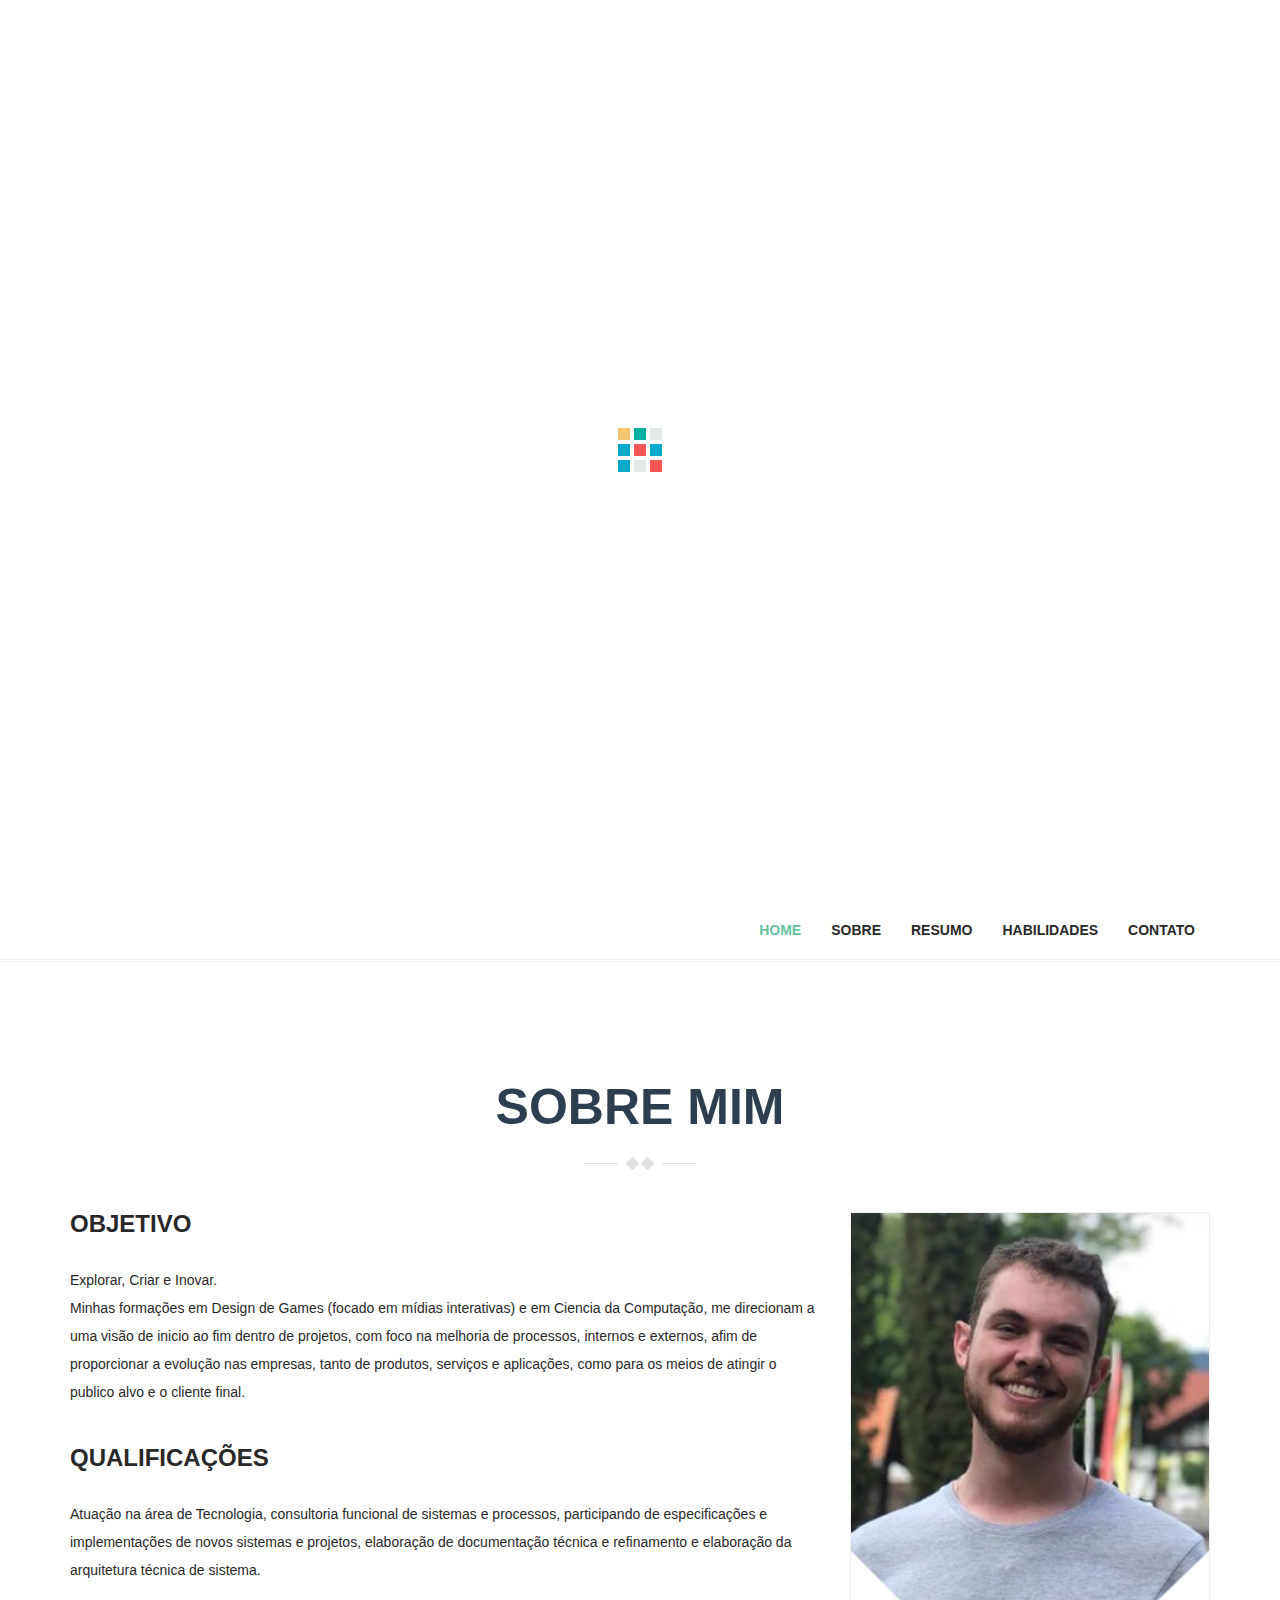
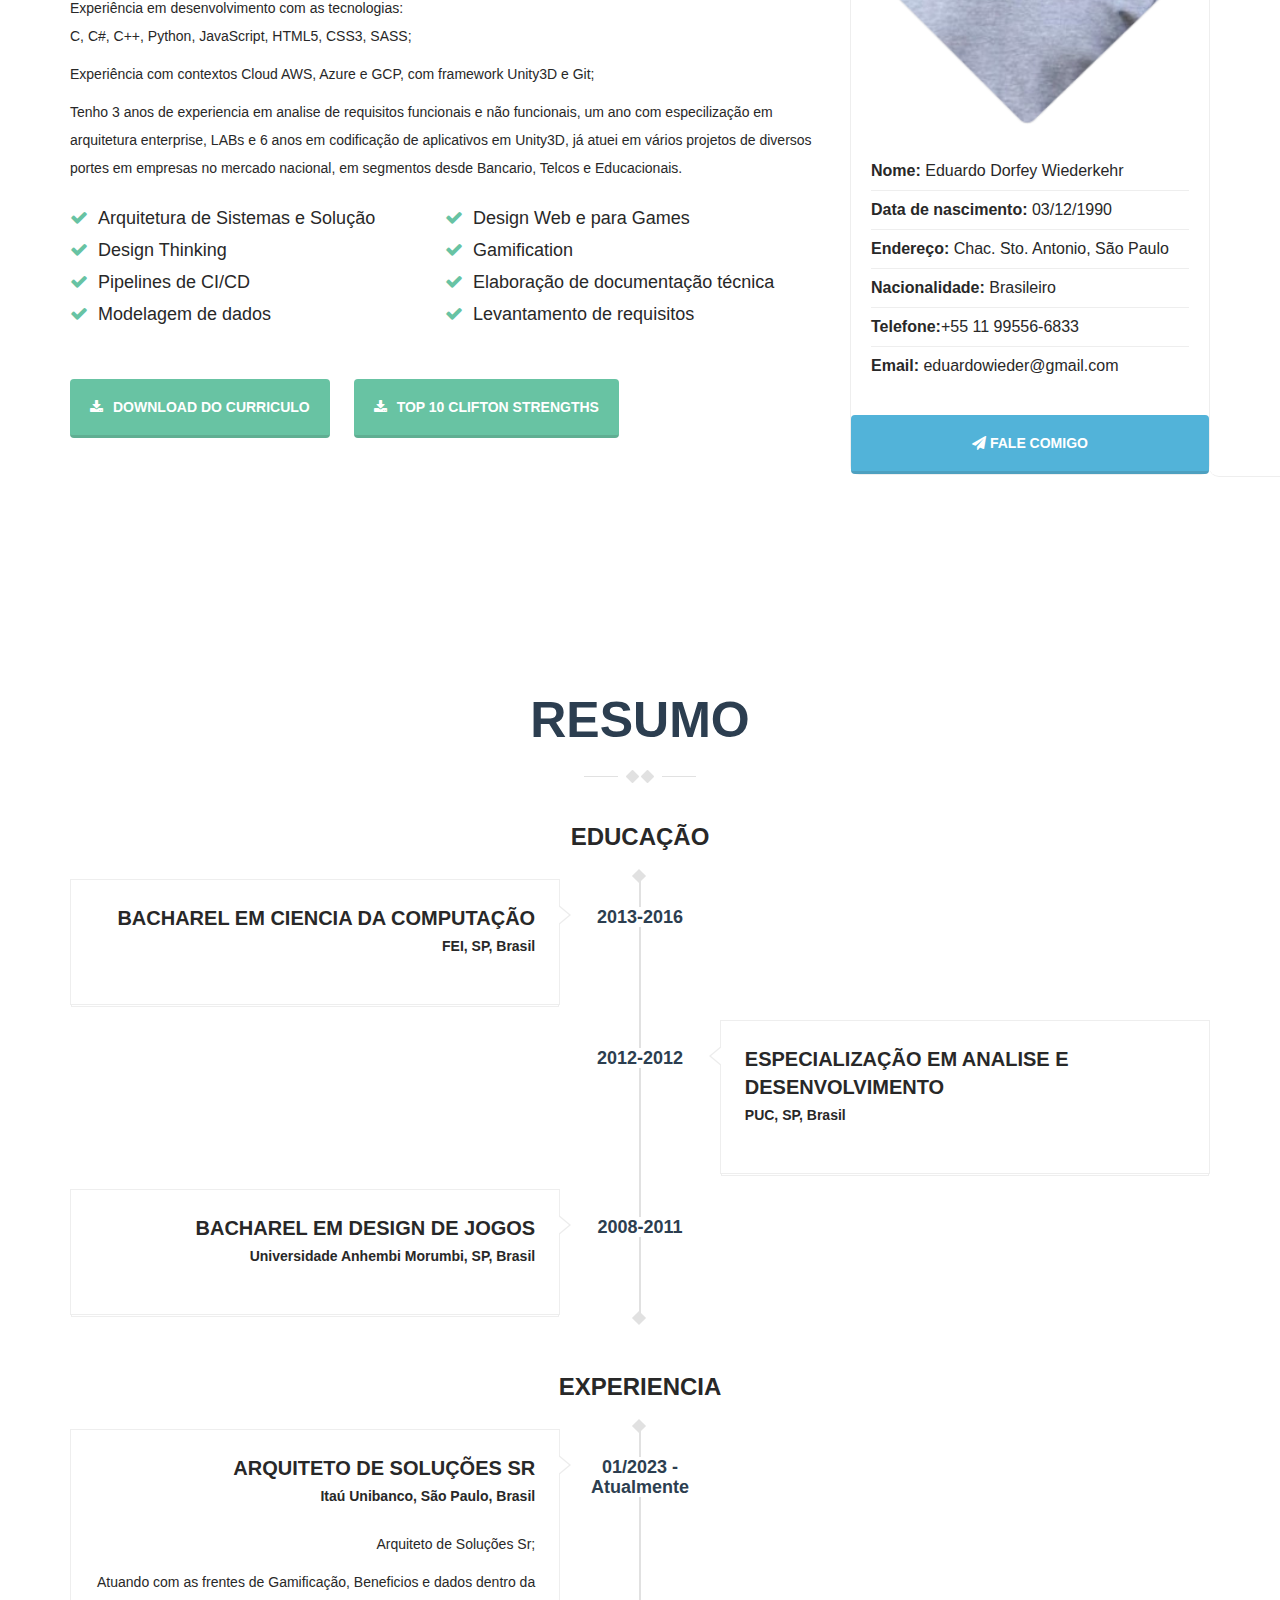
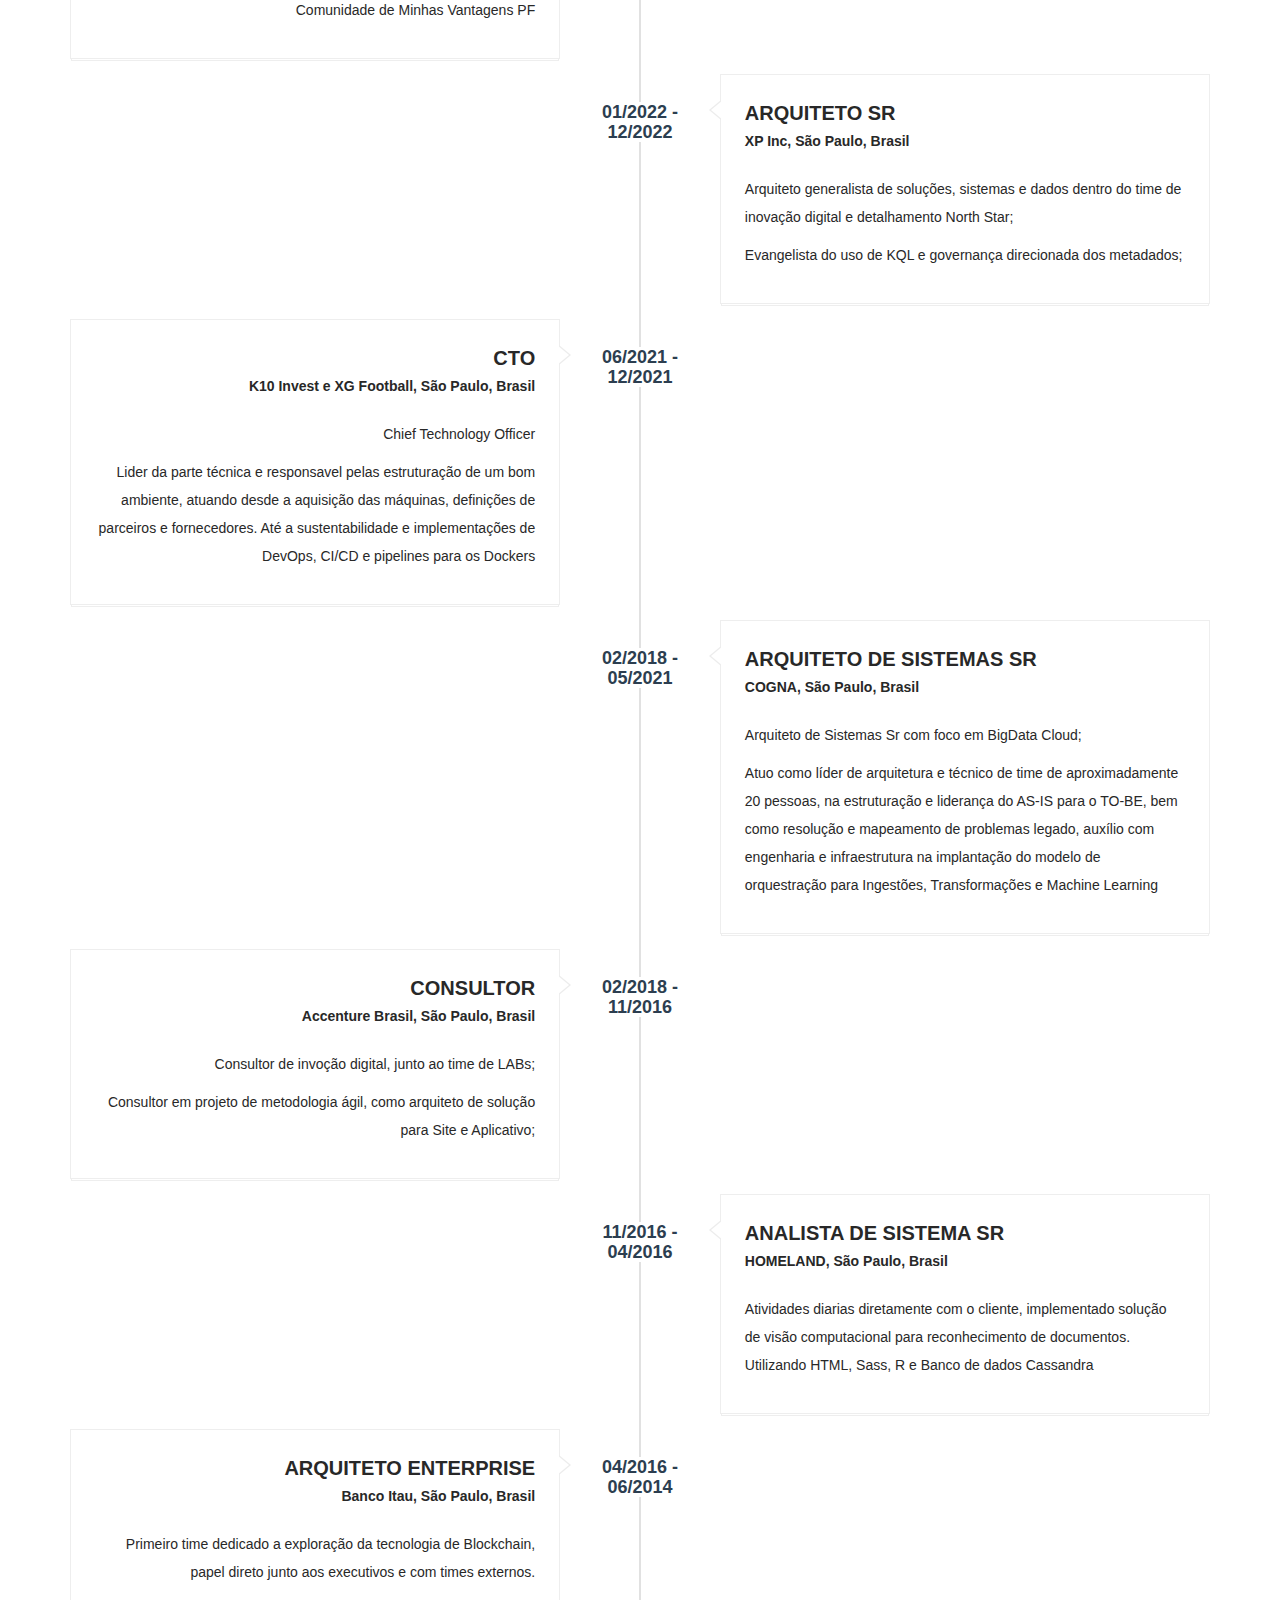
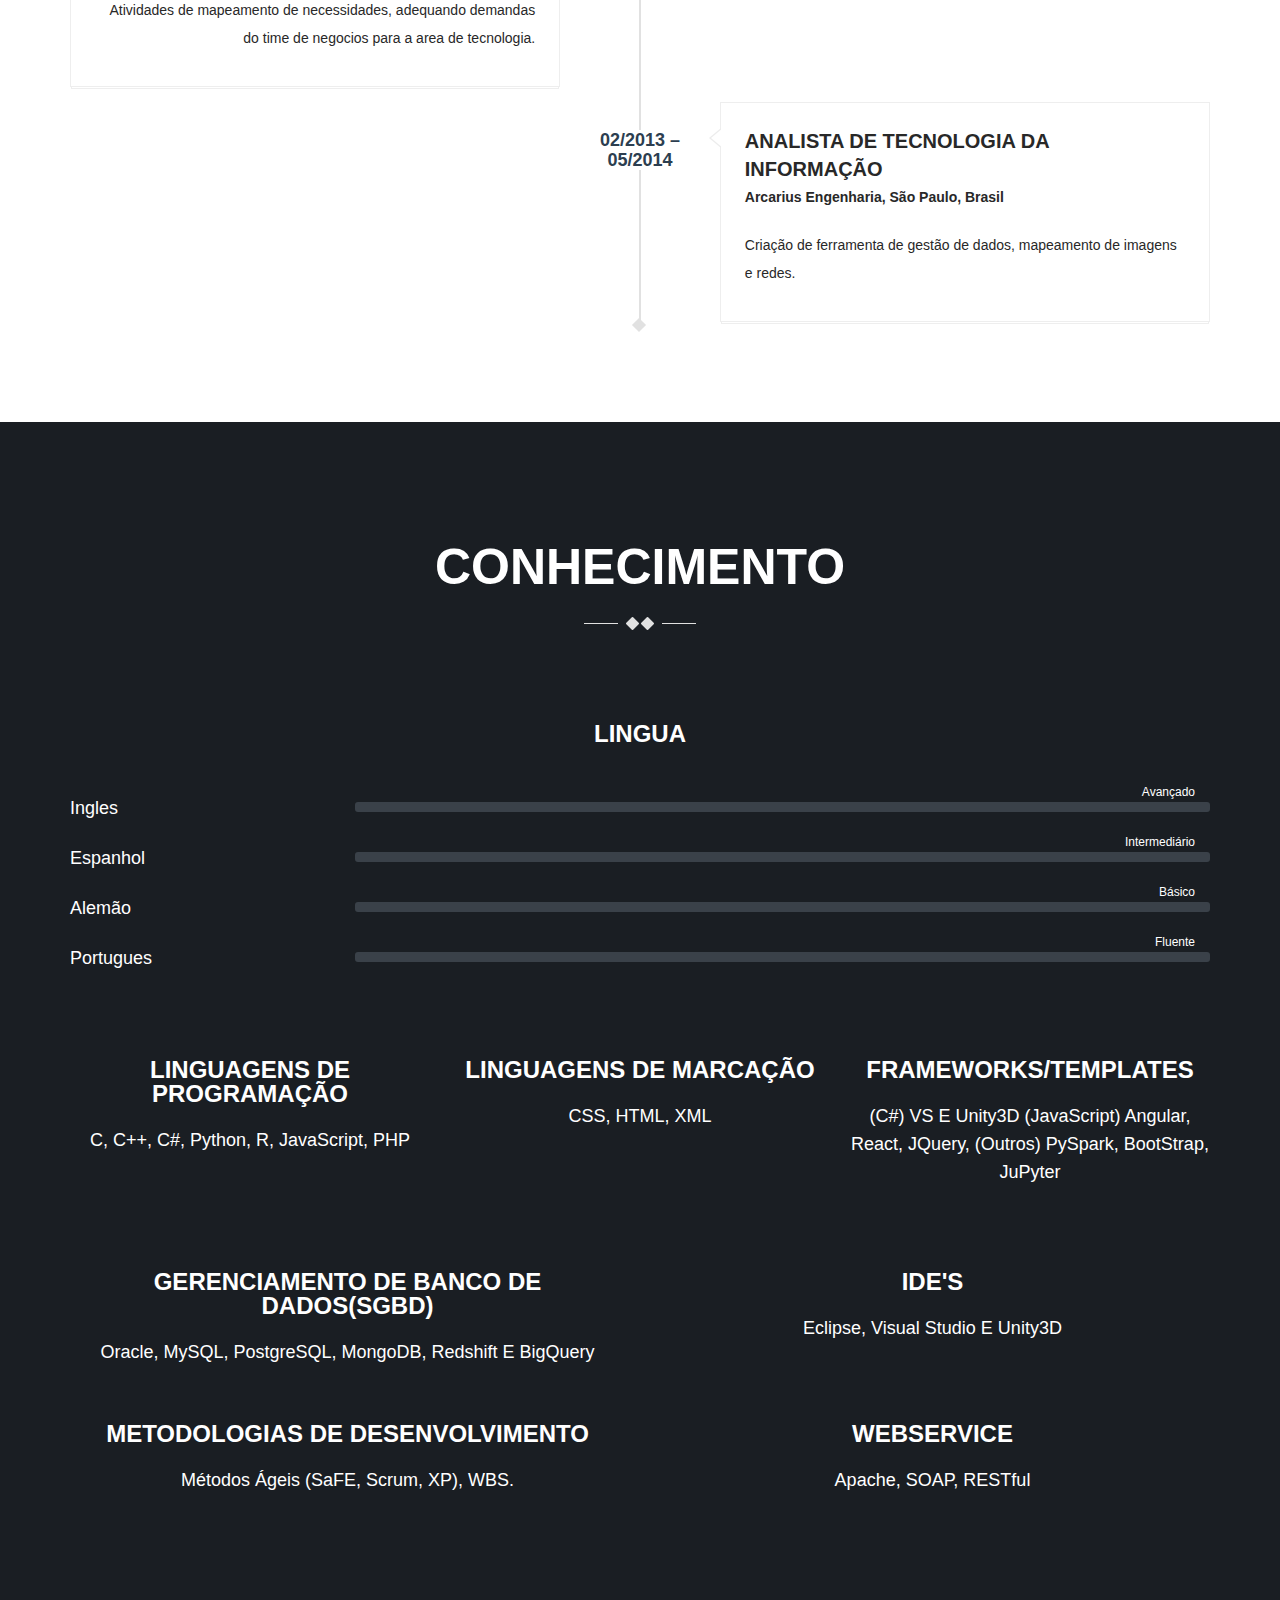
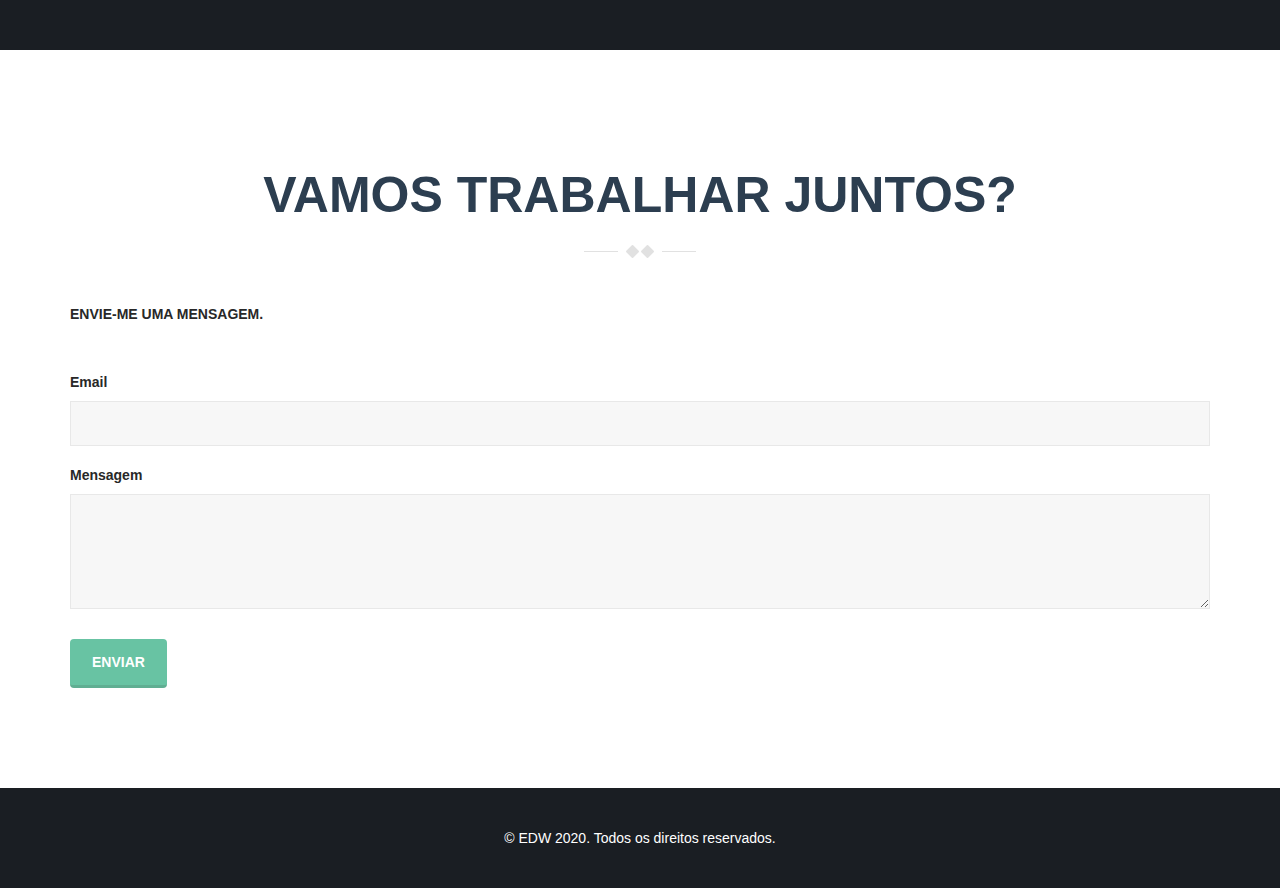
<file: index.html>
﻿<!DOCTYPE html>
<html lang="pt-br">
  <head>
    <meta charset="UTF-8">
    <meta name="viewport" content="width=device-width, initial-scale=1.0">
    <meta name="description" content="">
    <meta name="author" content="">
    <title>Eduardo Dorfey Wiederkehr</title>
    <!-- Web Fonts -->
    <!-- <link href='http://fonts.googleapis.com/css?family=Roboto:400,300,500,700' rel='stylesheet' type='text/css'> -->
    <!-- Bootstrap core CSS -->
    <link href="assets/bootstrap/css/bootstrap.min.css" rel="stylesheet" media="screen">
    <!-- Font Awesome CSS -->
    <link href="assets/css/font-awesome.min.css" rel="stylesheet" media="screen">
    <!-- Animate css -->
    <link href="assets/css/animate.css" rel="stylesheet">
    <!-- Magnific css -->	
    <link href="assets/css/magnific-popup.css" rel="stylesheet">
    <!-- Custom styles CSS -->
    <link href="assets/css/style.css" rel="stylesheet" media="screen">
    <!-- Responsive CSS -->
    <link href="assets/css/responsive.css" rel="stylesheet">
    <!-- HTML5 Shim and Respond.js IE8 support of HTML5 elements and media queries -->
    <!-- WARNING: Respond.js doesn't work if you view the page via file:// -->
    <!--[if lt IE 9]>
      <script src="https://oss.maxcdn.com/libs/html5shiv/3.7.0/html5shiv.js"></script>
      <script src="https://oss.maxcdn.com/libs/respond.js/1.4.2/respond.min.js"></script>
    <![endif]-->
    <link rel="shortcut icon" href="assets/images/ico/favicon.png">
    <link rel="apple-touch-icon-precomposed" sizes="144x144" href="assets/images/ico/apple-touch-icon-144-precomposed.png">
    <link rel="apple-touch-icon-precomposed" sizes="114x114" href="assets/images/ico/apple-touch-icon-114-precomposed.png">
    <link rel="apple-touch-icon-precomposed" sizes="72x72" href="assets/images/ico/apple-touch-icon-72-precomposed.png">
    <link rel="apple-touch-icon-precomposed" href="assets/images/ico/apple-touch-icon-57-precomposed.png">
    <!-- Google tag (gtag.js) -->
    <script async src="https://www.googletagmanager.com/gtag/js?id=G-0FPYFC1VTY"></script>
    <script>
      window.dataLayer = window.dataLayer || [];
      function gtag(){dataLayer.push(arguments);}
      gtag('js', new Date());

      gtag('config', 'G-0FPYFC1VTY');
    </script>
  </head>
  
  <body>
    <!-- Preloader -->
    <div id="tt-preloader">
      <div id="pre-status">
        <div class="preload-placeholder"></div>
      </div>
    </div>
    <!-- Home Section -->
    <section id="home" class="tt-fullHeight" data-stellar-vertical-offset="50" data-stellar-background-ratio="0.2">
      <div class="intro">
        <h1>Eduardo Dorfey Wiederkehr</h1>
        <div class="intro-sub">Arquiteto de Soluções Sr. e Consultor</div>
        <p>
			Sou arquiteto de soluções, desenvolvedor, designer, apaixonado por novidades e boardgames
			<br/>
			Atuando na área de Tecnologia e Design desde 2008.
		</p>
        <div class="social-icons">
          <ul class="list-inline">
            <li>
              <a target="_blank" href="https://www.linkedin.com/in/eduardo-wiederkehr-4629822a/"><i class="fa fa-linkedin"></i></a>
            </li>
            <li>
              <a  target="_blank" href="https://github.com/EduardoDWieder" ><i class="fa fa-github" ></i></a>
            </li>
          </ul>
        </div>
        <!-- /.social-icons -->
      </div>
	  <a href="#about">
		<div class="mouse-icon" >
			<div class="wheel"></div>
		</div>
	  </a>
    </section>
    <!-- End Home Section -->
    <!-- Navigation -->
    <header class="header">
      <nav class="navbar navbar-custom" role="navigation">
        <div class="container">
          <div class="navbar-header">
            <button type="button" class="navbar-toggle" data-toggle="collapse" data-target="#custom-collapse">
              <span class="sr-only">Toggle navigation</span>
              <span class="icon-bar"></span>
              <span class="icon-bar"></span>
              <span class="icon-bar"></span>
            </button>
          </div>
          <div class="collapse navbar-collapse" id="custom-collapse">
            <ul class="nav navbar-nav navbar-right">
              <li>
                <a href="#home">Home</a>
              </li>
              <li>
                <a href="#about">Sobre</a>
              </li>
              <li>
                <a href="#resume">Resumo</a>
              </li>
              <li>
                <a href="#skills">Habilidades</a>
              </li>
              <li>
                <a href="#contact">Contato</a>
              </li>
            </ul>
          </div>
        </div>
        <!-- .container -->
      </nav>
    </header>
    <!-- End Navigation -->
    <!-- About Section -->
    <section id="about" class="about-section section-padding">
      <div class="container">
        <h2 class="section-title wow fadeInUp">Sobre mim</h2>
        <div class="row">
          <div class="col-md-4 col-md-push-8">
            <div class="biography">
              <div class="myphoto">
                <img src="assets/images/myphoto.jpeg" alt="">
              </div>
              <ul>
                <li>
                  <strong>Nome:</strong> Eduardo Dorfey Wiederkehr</li>
                <li>
                  <strong>Data de nascimento:</strong> 03/12/1990</li>
                <li>
                  <strong>Endereço:</strong> Chac. Sto. Antonio, São Paulo</li>
                <li>
                  <strong>Nacionalidade:</strong> Brasileiro</li>
                <li>
                  <strong>Telefone:</strong>+55 11 99556-6833</li>
                <li>
                  <strong>Email:</strong> eduardowieder@gmail.com</li>
              </ul>
			  <a class="btn btn-info btn-lg btn-full" href="#contact"><i class="fa fa-paper-plane"></i>  Fale comigo</a>
            </div>
          </div>
          <!-- col-md-4 -->
          <div class="col-md-8 col-md-pull-4">
            <div class="short-info wow fadeInUp">
              <h3>Objetivo</h3>
				<p>
					Explorar, Criar e Inovar. 
				<br>
					Minhas formações em Design de Games (focado em mídias interativas) e em Ciencia da Computação, 
					me direcionam a uma visão de inicio ao fim dentro de projetos, com foco na melhoria de processos, internos e externos, 
					afim de proporcionar a evolução nas empresas, tanto de produtos, serviços e aplicações, como para os meios de atingir o publico alvo e o cliente final.
				</p>
            </div>
            <div class="short-info wow fadeInUp">
              <h3>Qualificações</h3>
              <p>Atuação na  área  de  Tecnologia, consultoria funcional de sistemas e processos, participando  de  especificações  e implementações de novos sistemas e projetos,
                elaboração de documentação técnica e refinamento e elaboração da arquitetura técnica de sistema.</p>
				<p>
					Experiência em desenvolvimento com as tecnologias:
					<br>
					C, C#, C++, Python, JavaScript, HTML5, CSS3, SASS;
				</p>
				<p>
					Experiência com contextos Cloud AWS, Azure e GCP, com framework Unity3D e Git;
				</p>
				<p>
					Tenho 3 anos de experiencia em analise de requisitos funcionais e não funcionais, um ano com especilização em arquitetura enterprise, LABs e 6 anos em codificação de aplicativos em Unity3D,
					já atuei em vários projetos de diversos portes em empresas no mercado nacional, em segmentos desde Bancario, Telcos e Educacionais.
				</p>
              <ul class="list-check">
                <li>Arquitetura de Sistemas e Solução</li>
                <li>Design Web e para Games</li>
				<li>Design Thinking</li>
				<li>Gamification</li>
				<li>Pipelines de CI/CD</li>
				<li>Elaboração de documentação técnica</li>
				<li>Modelagem de dados</li>
                <li>Levantamento de requisitos</li>                
              </ul>
            </div>
            <div class="download-button">
              	<a class="btn btn-primary btn-lg" href="Curriculum_EduardoDW.pdf" download><i class="fa fa-download"></i>Download do curriculo</a>
				<a class="btn btn-primary btn-lg" href="top-10-edw.pdf" download><i class="fa fa-download"></i>Top 10 Clifton Strengths</a>
            </div>
          </div>
        </div>
        <!-- /.row -->
      </div>
      <!-- /.container -->
    </section>
    <!-- End About Section -->
    <!-- Resume Section -->
    <section id="resume" class="resume-section section-padding">
      <div class="container">
        <h2 class="section-title wow fadeInUp">Resumo</h2>
        <div class="row">
          <div class="col-md-12">
            <div class="resume-title">
              <h3>Educação</h3>
            </div>
            <div class="resume">
              <ul class="timeline">
                <li>
				<div class="posted-date">
                    <span class="month">2013-2016</span>
                  </div>
                  <!-- /posted-date -->
                  <div class="timeline-panel wow fadeInUp">
                    <div class="timeline-content">
                      <div class="timeline-heading">
                        <h3>Bacharel em Ciencia da Computação</h3>
                        <span>FEI, SP, Brasil</span>
                      </div>
                      <!-- /timeline-heading -->
                      <div class="timeline-body">
                        <p></p>
                      </div>
                      <!-- /timeline-body -->
                    </div>
                    <!-- /timeline-content -->
                  </div>
                </li>
				<li class="timeline-inverted">
				  <div class="posted-date">
                    <span class="month">2012-2012</span>
                  </div>
                  <!-- /posted-date -->
                  <div class="timeline-panel wow fadeInUp">
                    <div class="timeline-content">
                      <div class="timeline-heading">
                        <h3>Especialização em Analise e Desenvolvimento</h3>
                        <span>PUC, SP, Brasil</span>
                      </div>
                      <!-- /timeline-heading -->
                      <div class="timeline-body">
                        <p></p>
                      </div>
                      <!-- /timeline-body -->
                    </div>
                    <!-- /timeline-content -->
                  </div>
				</li>
				<li>
                  <div class="posted-date">
                    <span class="month">2008-2011</span>
                  </div>
                  <!-- /posted-date -->
                  <div class="timeline-panel wow fadeInUp">
                    <div class="timeline-content">
                      <div class="timeline-heading">
                        <h3>Bacharel em Design de Jogos</h3>
                        <span>Universidade Anhembi Morumbi, SP, Brasil</span>
                      </div>
                      <!-- /timeline-heading -->
                      <div class="timeline-body">
                        <p></p>
                      </div>
                      <!-- /timeline-body -->
                    </div>
                    <!-- /timeline-content -->
                  </div>
                  <!-- /timeline-panel -->
				</li>
              </ul>
            </div>
          </div>
        </div>
        <!-- /row -->
        <div class="row">
          <div class="col-md-12">
            <div class="resume-title">
              <h3>Experiencia</h3>
            </div>
            <div class="resume">
              <ul class="timeline">
				<li>
                  <div class="posted-date">
                    <span class="month">01/2023 - Atualmente</span>
                  </div>
                  <!-- /posted-date -->
                  <div class="timeline-panel wow fadeInUp">
                    <div class="timeline-content">
                      <div class="timeline-heading">
                        <h3>Arquiteto de Soluções Sr</h3>
                        <span>Itaú Unibanco, São Paulo, Brasil</span>
                      </div>
                      <!-- /timeline-heading -->
                      <div class="timeline-body">
                        <p>Arquiteto de Soluções Sr;</p>
						<p>Atuando com as frentes de Gamificação, Beneficios e dados dentro da Comunidade de Minhas Vantagens PF</p>
                      </div>
                      <!-- /timeline-body -->
                    </div>
                    <!-- /timeline-content -->
                  </div>
                  <!-- /timeline-panel -->
                </li>
                <li class="timeline-inverted">
                  <div class="posted-date">
                    <span class="month">01/2022 - 12/2022</span>
                  </div>
                  <!-- /posted-date -->
                  <div class="timeline-panel wow fadeInUp">
                    <div class="timeline-content">
                      <div class="timeline-heading">
                        <h3>Arquiteto Sr</h3>
                        <span>XP Inc, São Paulo, Brasil</span>
                      </div>
                      <!-- /timeline-heading -->
                      <div class="timeline-body">
						<p>Arquiteto generalista de soluções, sistemas e dados dentro do time de inovação digital e detalhamento North Star;</p>
                        <p>Evangelista do uso de KQL e governança direcionada dos metadados;</p>
                      </div>
                      <!-- /timeline-body -->
                    </div>
                    <!-- /timeline-content -->
                  </div>
                  <!-- /timeline-panel -->
                </li>
                <li class="timeline">
                  <div class="posted-date">
                    <span class="month">06/2021 - 12/2021</span>
                  </div>
                  <!-- /posted-date -->
                  <div class="timeline-panel wow fadeInUp">
                    <div class="timeline-content">
                      <div class="timeline-heading">
                        <h3>CTO</h3>
                        <span>K10 Invest e XG Football, São Paulo, Brasil</span>
                      </div>
                      <!-- /timeline-heading -->
                      <div class="timeline-body">
						          <p>Chief Technology Officer</p>
                        <p>Lider da parte técnica e responsavel pelas estruturação de um bom ambiente, atuando desde a aquisição das máquinas, 
                          definições de parceiros e fornecedores. 
                          Até a sustentabilidade e implementações de DevOps, CI/CD e pipelines para os Dockers</p>
                      </div>
                      <!-- /timeline-body -->
                    </div>
                    <!-- /timeline-content -->
                  </div>
                  <!-- /timeline-panel -->
                </li>
				<li class="timeline-inverted">
                  <div class="posted-date">
                    <span class="month">02/2018 - 05/2021</span>
                  </div>
                  <!-- /posted-date -->
                  <div class="timeline-panel wow fadeInUp">
                    <div class="timeline-content">
                      <div class="timeline-heading">
                        <h3>Arquiteto de Sistemas Sr</h3>
                        <span>COGNA, São Paulo, Brasil</span>
                      </div>
                      <!-- /timeline-heading -->
                      <div class="timeline-body">
                        <p>Arquiteto de Sistemas Sr com foco em BigData Cloud;</p>
						<p>Atuo como líder de arquitetura e técnico de time de aproximadamente 20 pessoas, na estruturação e liderança do AS-IS para o TO-BE, 
							bem como resolução e mapeamento de problemas legado, auxílio com engenharia e infraestrutura na implantação do modelo de orquestração para Ingestões, Transformações e Machine Learning</p>
                      </div>
                      <!-- /timeline-body -->
                    </div>
                    <!-- /timeline-content -->
                  </div>
                  <!-- /timeline-panel -->
                </li>
                <li class="timeline">
                  <div class="posted-date">
                    <span class="month">02/2018 - 11/2016</span>
                  </div>
                  <!-- /posted-date -->
                  <div class="timeline-panel wow fadeInUp">
                    <div class="timeline-content">
                      <div class="timeline-heading">
                        <h3>Consultor</h3>
                        <span>Accenture Brasil, São Paulo, Brasil</span>
                      </div>
                      <!-- /timeline-heading -->
                      <div class="timeline-body">
						          <p>Consultor de invoção digital, junto ao time de LABs;</p>
                        <p>Consultor em projeto de metodologia ágil, como arquiteto de solução para Site e Aplicativo;</p>
                      </div>
                      <!-- /timeline-body -->
                    </div>
                    <!-- /timeline-content -->
                  </div>
                  <!-- /timeline-panel -->
                </li>
                <li class="timeline-inverted">
                  <div class="posted-date">
                    <span class="month">11/2016 - 04/2016</span>
                  </div>
                  <!-- /posted-date -->
                  <div class="timeline-panel wow fadeInUp">
                    <div class="timeline-content">
                      <div class="timeline-heading">
                        <h3>Analista de Sistema Sr</h3>
                        <span>HOMELAND, São Paulo, Brasil</span>
                      </div>
                      <!-- /timeline-heading -->
                      <div class="timeline-body">
                        <p>Atividades diarias diretamente com o cliente, implementado solução de visão computacional para reconhecimento de documentos. Utilizando HTML, Sass, R e Banco de dados Cassandra</p>
                      </div>
                      <!-- /timeline-body -->
                    </div>
                    <!-- /timeline-content -->
                  </div>
                  <!-- /timeline-panel -->
                </li>
                <li class="timeline">
                  <div class="posted-date">
                    <span class="month">04/2016 - 06/2014</span>
                  </div>
                  <!-- /posted-date -->
                  <div class="timeline-panel wow fadeInUp">
                    <div class="timeline-content">
                      <div class="timeline-heading">
                        <h3>Arquiteto Enterprise</h3>
                        <span>Banco Itau, São Paulo, Brasil</span>
                      </div>
                      <!-- /timeline-heading -->
                      <div class="timeline-body">
                        <p>Primeiro time dedicado a exploração da tecnologia de Blockchain, papel direto junto aos executivos e com times externos.</p>
						<p>Atividades de mapeamento de necessidades, adequando demandas do time de negocios para a area de tecnologia.</p>
                      </div>
                      <!-- /timeline-body -->
                    </div>
                    <!-- /timeline-content -->
                  </div>
                  <!-- /timeline-panel -->
                </li>
                <li class="timeline-inverted">
                  <div class="posted-date">
                    <span class="month">02/2013 – 05/2014</span>
                  </div>
                  <!-- /posted-date -->
                  <div class="timeline-panel wow fadeInUp">
                    <div class="timeline-content">
                      <div class="timeline-heading">
                        <h3>Analista de Tecnologia da Informação</h3>
                        <span>Arcarius Engenharia, São Paulo, Brasil</span>
                      </div>
                      <!-- /timeline-heading -->
                      <div class="timeline-body">
                        <p>Criação de ferramenta de gestão de dados, mapeamento de imagens e redes.</p>
                      </div>
                      <!-- /timeline-body -->
                    </div>
                    <!-- /timeline-content -->
                  </div>
                  <!-- /timeline-panel -->
                </li>
              </ul>
            </div>
          </div>
        </div>
        <!-- /row -->
      </div>
      <!-- /.container -->
    </section>
    <!-- End Resume Section -->
    <!-- Skills Section -->
    <section id="skills" class="skills-section section-padding">
      <div class="container">
        <h2 class="section-title wow fadeInUp">Conhecimento</h2>
        <!-- <div class="row more-skill text-center">
          <div class="col-xs-12 col-sm-3 col-md-3">
            <div class="chart" data-percent="100" data-color="e74c3c">
              <span class="percent"></span>
              <div class="chart-text">
                <span>Design Thinking</span>
              </div>
            </div>
          </div>
          <div class="col-xs-12 col-sm-3 col-md-3">
            <div class="chart" data-percent="80" data-color="2ecc71">
              <span class="percent"></span>
              <div class="chart-text">
                <span>C e C#</span>
              </div>
            </div>
          </div>
          <div class="col-xs-12 col-sm-3 col-md-3">
            <div class="chart" data-percent="70" data-color="3498db">
              <span class="percent"></span>
              <div class="chart-text">
                <span>Visão Computacional para RA/RV</span>
              </div>
            </div>
          </div>
          <div class="col-xs-12 col-sm-3 col-md-3">
            <div class="chart" data-percent="90" data-color="3498db">
              <span class="percent"></span>
              <div class="chart-text">
                <span>HTML/CSS/JS</span>
              </div>
            </div>
          </div>
        </div> 
        <br/>
        <br/> -->
        <div class="row">
          <div class="skill-chart text-center">
            <h3>Lingua</h3>
          </div>
          <br/>
          <br/>
          <div class="col-md-12">
            <div class="skill-progress">
              <div class="skill-title">
                <h3>Ingles</h3>
              </div>
              <div class="progress">
                <div class="progress-bar six-sec-ease-in-out" role="progressbar" aria-valuenow="80" aria-valuemin="0" aria-valuemax="100">
                  <span>Avançado</span>
                </div>
              </div>
              <!-- /.progress -->
            </div>
            <!-- /.skill-progress -->
            <div class="skill-progress">
              <div class="skill-title">
                <h3>Espanhol</h3>
              </div>
              <div class="progress">
                <div class="progress-bar six-sec-ease-in-out" role="progressbar" aria-valuenow="50" aria-valuemin="0" aria-valuemax="100">
                  <span>Intermediário</span>
                </div>
              </div>
              <!-- /.progress -->
            </div>
			<!-- /.skill-progress -->
            <div class="skill-progress">
              <div class="skill-title">
                <h3>Alemão</h3>
              </div>
              <div class="progress">
                <div class="progress-bar six-sec-ease-in-out" role="progressbar" aria-valuenow="15" aria-valuemin="0" aria-valuemax="100">
                  <span>Básico</span>
                </div>
              </div>
              <!-- /.progress -->
            </div>
            <!-- /.skill-progress -->
            <div class="skill-progress">
              <div class="skill-title">
                <h3>Portugues</h3>
              </div>
              <div class="progress">
                <div class="progress-bar six-sec-ease-in-out" role="progressbar" aria-valuenow="100" aria-valuemin="0" aria-valuemax="100">
                  <span>Fluente</span>
                </div>
              </div>
              <!-- /.progress -->
            </div>            
          </div>          
        </div>
        <!-- /.row -->
        
		<br><br>
		
        <div class="row more-skill text-center">
          <div class="col-xs-12 col-sm-4 col-md-4">
            <div class="text-center">
              <h3>Linguagens de Programação</h3>
            </div>
            <div class="chart-text">
              <span>C, C++, C#, Python, R, JavaScript, PHP</span>
            </div>
          </div>
          <div class="col-xs-12 col-sm-4 col-md-4">
            <div class="text-center">
              <h3>Linguagens de Marcação</h3>
            </div>
            <div class="chart-text">
              <span>CSS, HTML, XML</span>
            </div>
          </div>
          <div class="col-xs-12 col-sm-4 col-md-4">
            <div class="text-center">
              <h3>Frameworks/Templates</h3>
            </div>
            <div class="chart-text">
              <span>
                (C#) VS e Unity3D
                (JavaScript) Angular, React, JQuery,
                (Outros) PySpark, BootStrap, JuPyter</span>
            </div>
          </div>

        </div>
        <br/>
        <br/>
		<br>
        <div class="row more-skill text-center">
          <div class="col-xs-12 col-sm-6 col-md-6">
            <div class="text-center">
              <h3>Gerenciamento de Banco de Dados(SGBD)</h3>
            </div>
            <div class="chart-text">
              <span>Oracle, MySQL, PostgreSQL, MongoDB, Redshift e BigQuery</span>
            </div>
          </div>
          <div class="col-xs-12 col-sm-6 col-md-6">
            <div class="text-center">
              <h3>IDE's</h3>
            </div>
            <div class="chart-text">
              <span>Eclipse, Visual Studio e Unity3D</span>
            </div>
          </div>

        </div>
        <br/>
        <br/>
        <div class="row more-skill text-center">
          <div class="col-xs-12 col-sm-6 col-md-6">
            <div class="text-center">
              <h3>Metodologias de Desenvolvimento</h3>
            </div>
            <div class="chart-text">
              <span>Métodos ágeis (SaFE, Scrum, XP), WBS.</span>
            </div>
          </div>
          <div class="col-xs-12 col-sm-6 col-md-6">
            <div class="text-center">
              <h3>WebService</h3>
            </div>
            <div class="chart-text">
              <span>Apache, SOAP, RESTful</span>
            </div>
          </div>
        </div>
        <br/>
        <br/>
      </div>
      <!-- /.container -->
    </section>
    <!-- End Skills Section -->
    <!-- modify this form HTML and place wherever you want your form -->

    <!-- Contact Section -->
    <section id="contact" class="contact-section section-padding">
      <form class="container" action="https://formspree.io/f/xrgjbyvd" method="POST">
        <h2 class="section-title wow fadeInUp">Vamos trabalhar juntos?</h2>
        <div class="row">
          <div class="col-md-12">
            <div class="contact-form">
              <strong>Envie-me uma mensagem.</strong>
              <div class="form-group">
                <label for="InputEmail1">Email</label>
                <input type="email" name="_replyto" class="form-control" id="InputEmail1" required="">
              </div>
              <div class="form-group">
                <label for="InputTextarea">Mensagem</label></br>
                <textarea name="message" class="form-control" id="InputTextarea" rows="5" required=""></textarea>
              </div>
              <button type="submit" name="Enviar" class="btn btn-primary">Enviar</button>
            </div>
          </div>          
        </div>
        <!-- /.row -->
      </form>
      <!-- /.container -->
    </section>
    <!-- End Contact Section -->
    <!-- Footer Section -->
    <footer class="footer-wrapper">
      <div class="container">
        <div class="row">
          <div class="col-md-12">
            <div class="copyright text-center">
              <p>&copy; EDW 2020. Todos os direitos reservados.</p>
            </div>
          </div>
        </div>
      </div>
    </footer>
    <!-- End Footer Section -->
    <!-- Scroll-up -->
    <div class="scroll-up">
      <a href="#home"><i class="fa fa-angle-up"></i></a>
    </div>
    <!-- Javascript files -->
    <script src="assets/js/jquery.js"></script>
    <script src="assets/bootstrap/js/bootstrap.min.js"></script>
    <script src="assets/js/jquery.stellar.min.js"></script>
    <script src="assets/js/jquery.sticky.js"></script>
    <script src="assets/js/smoothscroll.js"></script>
    <script src="assets/js/wow.min.js"></script>
    <script src="assets/js/jquery.countTo.js"></script>
    <script src="assets/js/jquery.inview.min.js"></script>
    <script src="assets/js/jquery.easypiechart.js"></script>
    <script src="assets/js/jquery.shuffle.min.js"></script>
    <script src="assets/js/jquery.magnific-popup.min.js"></script>
    <script src="http://a.vimeocdn.com/js/froogaloop2.min.js"></script>
    <script src="assets/js/jquery.fitvids.js"></script>
    <script src="assets/js/scripts.js"></script>
  </body>

</html>
</file>
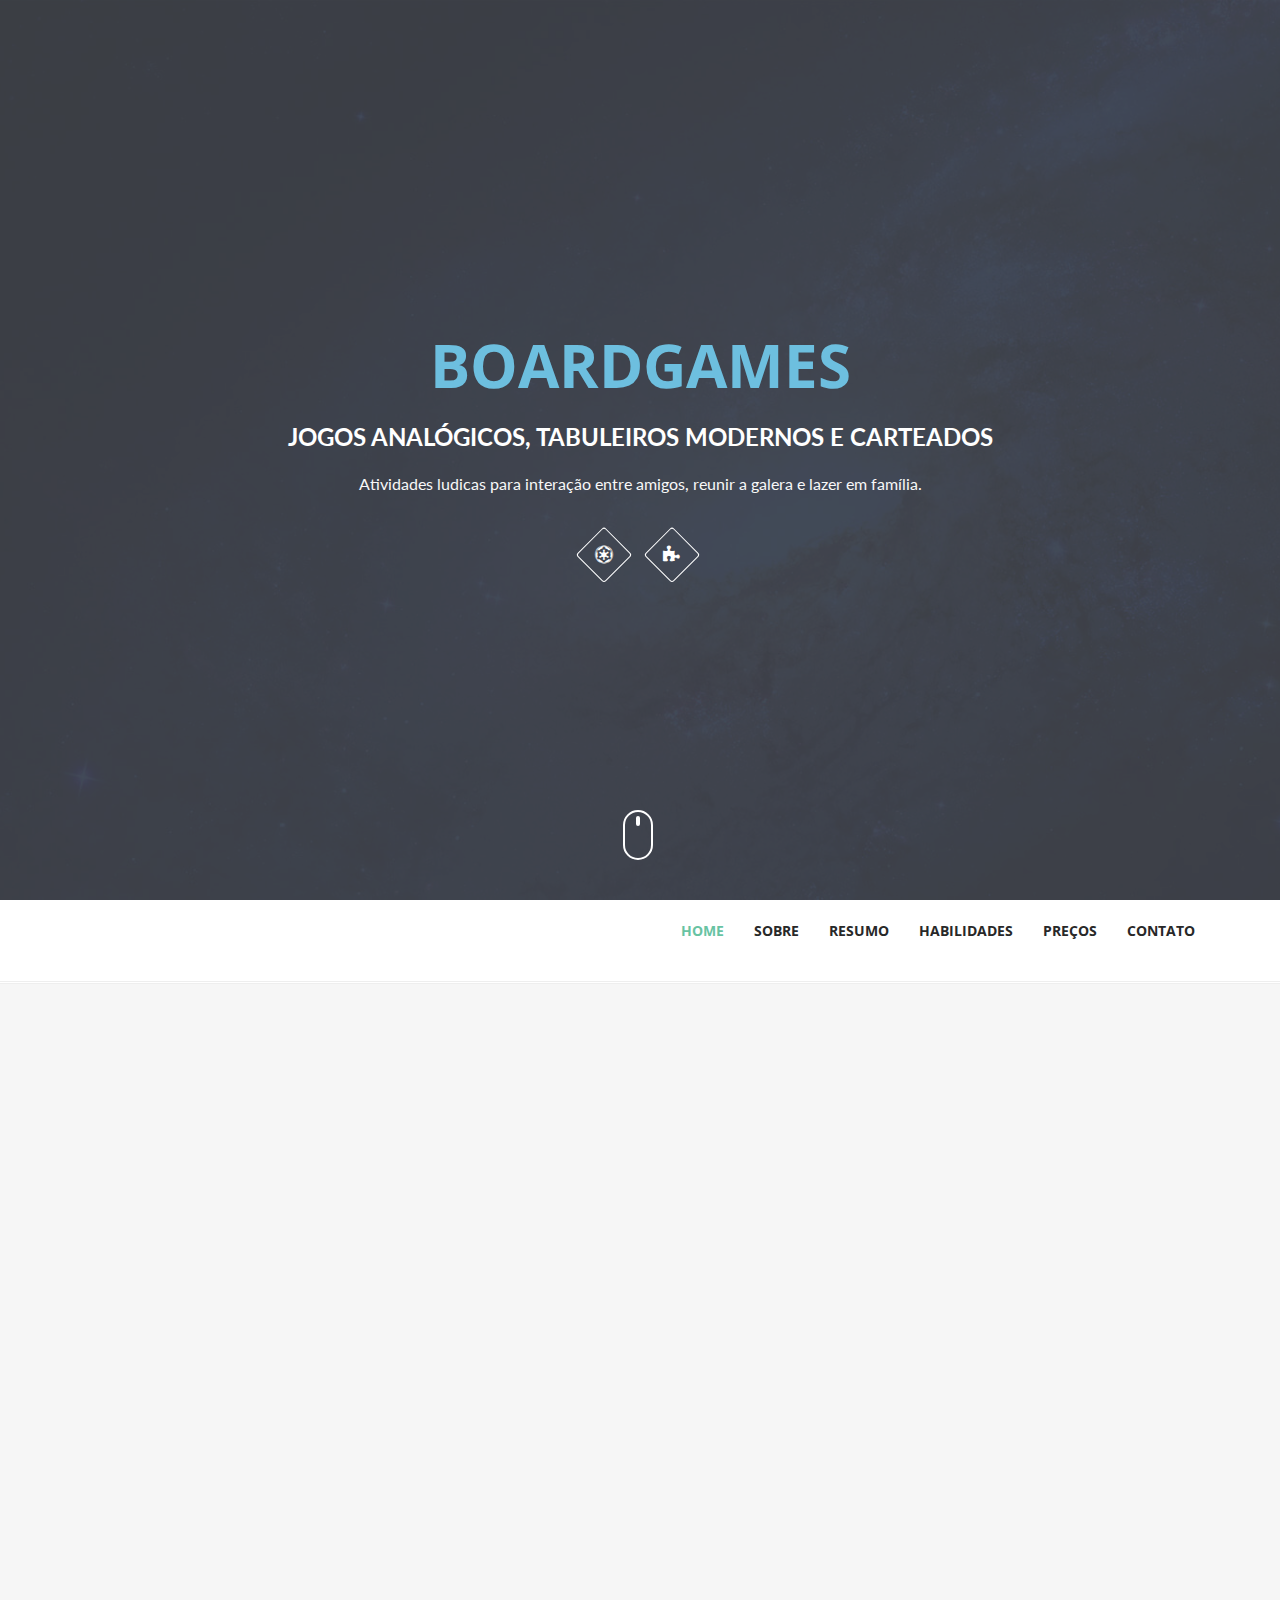
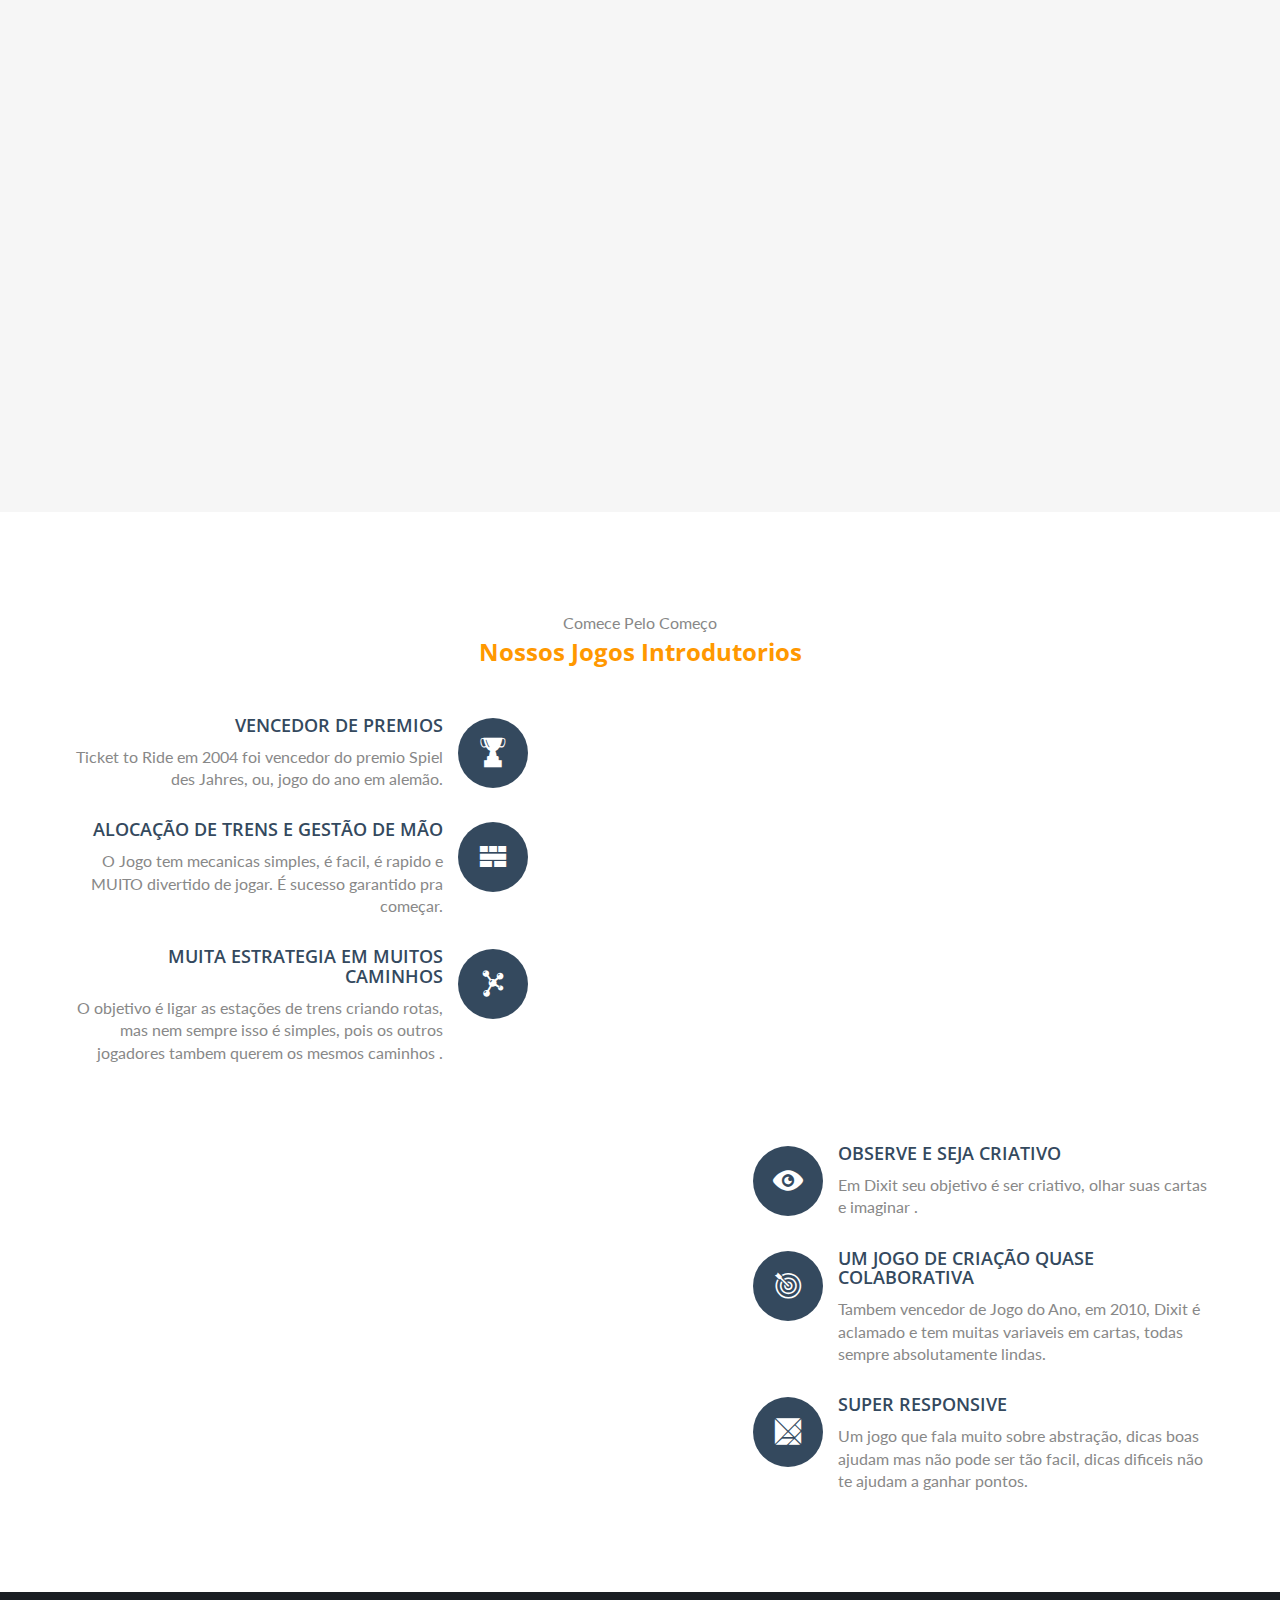
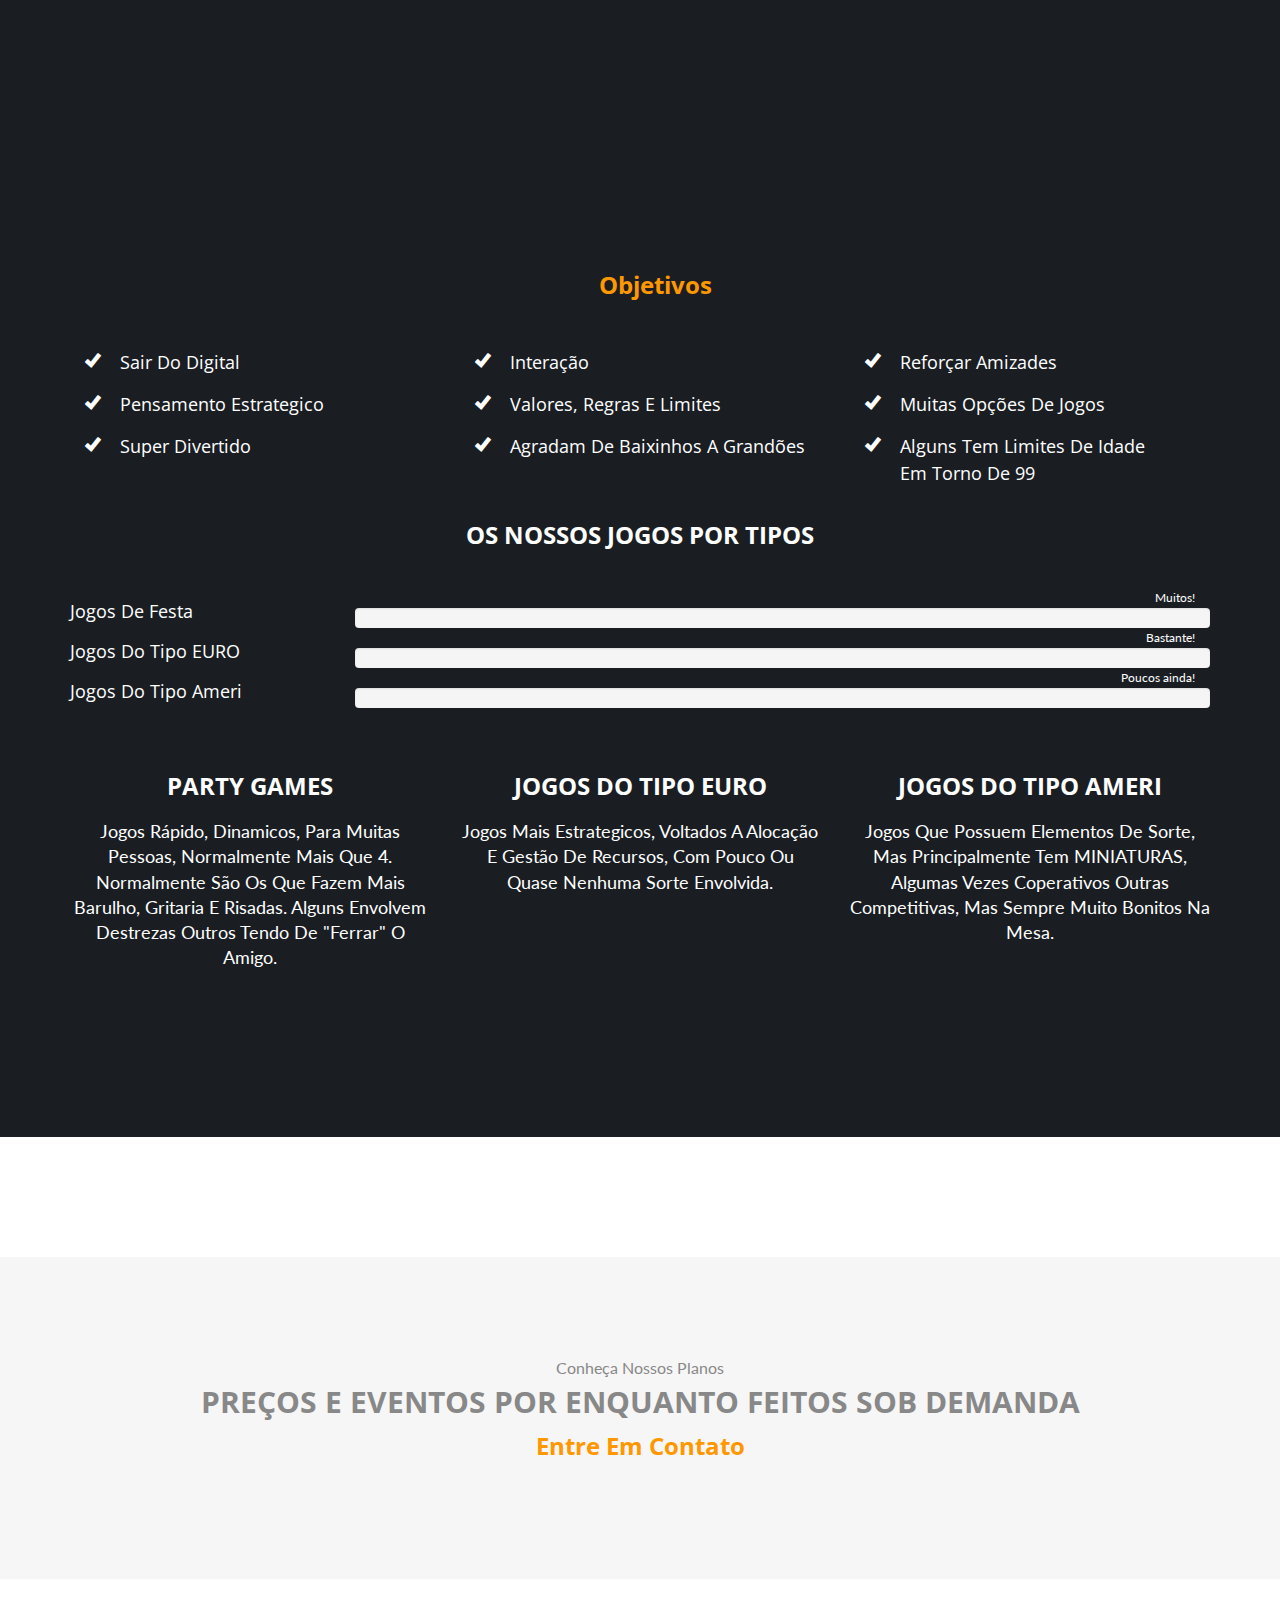
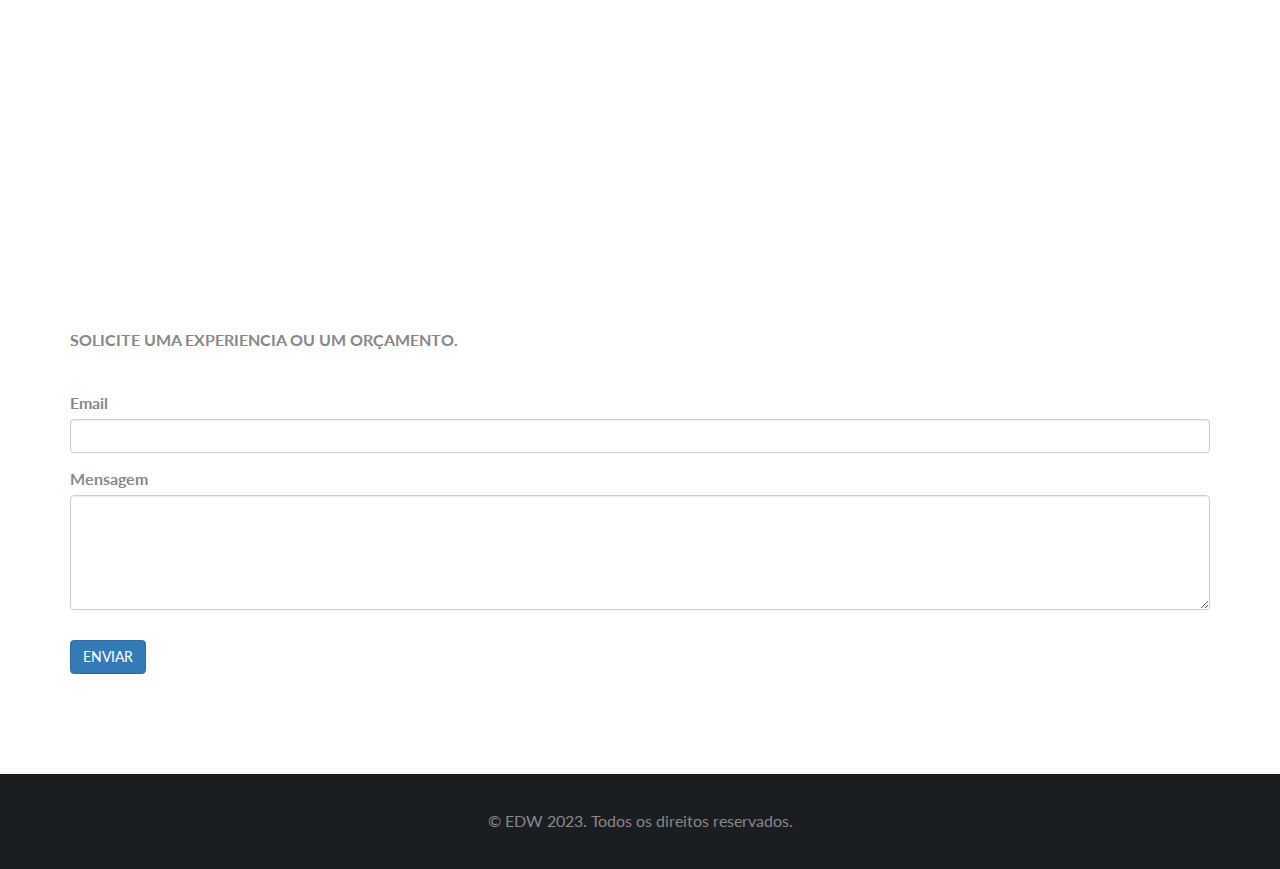
<file: boardgames/index.html>
﻿<!DOCTYPE html>
<html lang="pt-br">
  <head>
    <meta charset="UTF-8">
    <meta name="viewport" content="width=device-width, initial-scale=1.0">
    <meta name="description" content="">
    <meta name="author" content="">
    <title>Boardgames</title>
    <!-- Web Fonts -->
    <!-- <link href='http://fonts.googleapis.com/css?family=Roboto:400,300,500,700' rel='stylesheet' type='text/css'> -->
    <!-- Bootstrap core CSS -->
    <link href="assets/bootstrap/css/bootstrap.min.css" rel="stylesheet" media="screen">
    <!-- Font Awesome CSS -->
    <link href="assets/css/font-awesome.min.css" rel="stylesheet" media="screen">
    <!-- Animate css -->
    <link href="assets/css/animate.css" rel="stylesheet">
    <!-- Magnific css -->	
    <link href="assets/css/magnific-popup.css" rel="stylesheet">
    <!-- Custom styles CSS -->
    <link href="assets/css/style.css" rel="stylesheet" media="screen">
    <!-- Responsive CSS -->
    <link href="assets/css/responsive.css" rel="stylesheet">
	
	    <!-- Style css -->
    <link rel="stylesheet" href="style.css">

    <!-- HTML5 Shim and Respond.js IE8 support of HTML5 elements and media queries -->
    <!-- WARNING: Respond.js doesn't work if you view the page via file:// -->
    <!--[if lt IE 9]>
      <script src="https://oss.maxcdn.com/libs/html5shiv/3.7.0/html5shiv.js"></script>
      <script src="https://oss.maxcdn.com/libs/respond.js/1.4.2/respond.min.js"></script>
    <![endif]-->
    <link rel="shortcut icon" href="assets/images/ico/favicon.png">
    <link rel="apple-touch-icon-precomposed" sizes="144x144" href="assets/images/ico/apple-touch-icon-144-precomposed.png">
    <link rel="apple-touch-icon-precomposed" sizes="114x114" href="assets/images/ico/apple-touch-icon-114-precomposed.png">
    <link rel="apple-touch-icon-precomposed" sizes="72x72" href="assets/images/ico/apple-touch-icon-72-precomposed.png">
    <link rel="apple-touch-icon-precomposed" href="assets/images/ico/apple-touch-icon-57-precomposed.png">

        <!-- Google tag (gtag.js) -->
    <script async src="https://www.googletagmanager.com/gtag/js?id=G-K98PXNBP2S"></script>
    <script>
      window.dataLayer = window.dataLayer || [];
      function gtag(){dataLayer.push(arguments);}
      gtag('js', new Date());

      gtag('config', 'G-K98PXNBP2S');
    </script>
  </head>
  
  <body>
    <!-- Preloader -->
    <div id="tt-preloader">
      <div id="pre-status">
        <div class="preload-placeholder"></div>
      </div>
    </div>
    <!-- Home Section -->
    <section id="home" class="tt-fullHeight" data-stellar-vertical-offset="50" data-stellar-background-ratio="0.2">
      <div class="intro">
        <h1>Boardgames</h1>
        <div class="intro-sub">Jogos analógicos, tabuleiros modernos e Carteados <br> </div>
        <p>
			Atividades ludicas para interação entre amigos, reunir a galera e lazer em família. 
		</p>
        <div class="social-icons">
          <ul class="list-inline">
            <li>
              <a target="_blank" href="https://drmeeple.wordpress.com/2016/09/02/jogos-de-tabuleiro-moderno-o-que-sao/"><i class="fa fa-ge"></i></a>
            </li>
            <li>
              <a  target="_blank" href="https://ludosofia.com.br/noticias/vivenciamos-a-era-de-ouro-dos-jogos-de-tabuleiro/" ><i class="fa fa-puzzle-piece" ></i></a>
            </li>
          </ul>
        </div>
        <!-- /.social-icons -->
      </div>
      <div class="mouse-icon">
        <div class="wheel"></div>
      </div>
    </section>
    <!-- End Home Section -->
    <!-- Navigation -->
    <header class="header">
      <nav class="navbar navbar-custom" role="navigation">
        <div class="container">
          <div class="navbar-header">
            <button type="button" class="navbar-toggle" data-toggle="collapse" data-target="#custom-collapse">
              <span class="sr-only">Toggle navigation</span>
              <span class="icon-bar"></span>
              <span class="icon-bar"></span>
              <span class="icon-bar"></span>
            </button>
          </div>
          <div class="collapse navbar-collapse" id="custom-collapse">
            <ul class="nav navbar-nav navbar-right">
              <li>
                <a href="#home">Home</a>
              </li>
              <li>
                <a href="#about">Sobre</a>
              </li>
              <li>
                <a href="#resume">Resumo</a>
              </li>
              <li>
                <a href="#skills">Habilidades</a>
              </li>
			  <li>
                <a href="#price">Preços</a>
              </li>
              <li>
                <a href="#contact">Contato</a>
              </li>
            </ul>
          </div>
        </div>
        <!-- .container -->
      </nav>
    </header>
    <!-- End Navigation -->
	
	<!-- >>>>>>>>>>>>>>>>>> Special Feature Area Start <<<<<<<<<<<<<<<< -->
    <section id="about" class="special_feature_area section_padding_100">
        <div class="container">
            <div class="row">

                <div class="col-sm-6 col-md-3">
                    <!-- Single Feature Area Start -->
                    <div class="single_feature wow fadeInUp active" data-wow-delay=".2s">
                        <div class="feature_img">
                            <i class="icofont icofont-dice-alt"></i>
                        </div>
                        <!-- Single Feature Image Area End -->
                        <div class="feature_text">
                            <h4>Dados e sorte</h4>
                            <p>Entenda que nem todos os jogos modernos terão dados, e poucos terão a sorte como um dos fatores de vitoria como pode estar acostumado. </p>
                        </div>
                        <!-- Single Feature Text Area End -->
                    </div>
                </div>

                <div class="col-sm-6 col-md-3">
                    <!-- Single Feature Area Start -->
                    <div class="single_feature wow fadeInUp" data-wow-delay=".4s">
                        <div class="feature_img">
                            <i class="icofont icofont-king-crown"></i>
                        </div>
                        <!-- Single Feature Image Area End -->
                        <div class="feature_text">
                            <h4>Aprenda a vencer</h4>
                            <p>Nem sempre a vitoria é evidente. Aprenda a construir jogadas, se planeje e tenha em mente que nem sempre todas as ações estão disponiveis.  </p>
                        </div>
                        <!-- Single Feature Text Area End -->
                    </div>
                </div>

                <div class="col-sm-6 col-md-3">
                    <!-- Single Feature Area Start -->
                    <div class="single_feature wow fadeInUp" data-wow-delay=".6s">
                        <div class="feature_img">
                            <i class="icofont icofont-castle"></i>
                        </div>
                        <!-- Single Feature Image Area End -->
                        <div class="feature_text">
                            <h4>Conquiste espaço</h4>
                            <p>Diversas mecanicas exploram a dominação de territorios, espaços. Seja com a alocação de "meeples" ou de cartas. Tudo pode influenciar. </p>
                        </div>
                        <!-- Single Feature Text Area End -->
                    </div>
                </div>

                <div class="col-sm-6 col-md-3">
                    <!-- Single Feature Area Start -->
                    <div class="single_feature wow fadeInUp" data-wow-delay=".8s">
                        <div class="feature_img">
                            <i class="icofont icofont-robot-face"></i>
                        </div>
                        <!-- Single Feature Image Area End -->
                        <div class="feature_text">
                            <h4>Construa estrategias</h4>
                            <p>É muito comum os jogos modernos terem ações que permitem desbloquear outras ações de jogada. Pensar em ações futuras é um diferencial.</p>
                        </div>
                        <!-- Single Feature Text Area End -->
                    </div>
                </div>
            </div>
			<div class="why_choose_us_image wow fadeInLeft" data-wow-delay="0.4s">
                    <img src="img/bg-pattern/bg-1.jpg" alt="">
				</div>
        </div>
    </section>
    <!-- >>>>>>>>>>>>>>>> Special Feature Area End <<<<<<<<<<<<<<<< -->
	
    <!-- resume Section -->
    <section id="resume" class="resume-section">
      <!-- >>>>>>>>>>>>>>>> Why Choose Us Area Start <<<<<<<<<<<<<<<< -->
    <section class="why_choose_us_area section_padding_100_70">
        <div class="container">
            <div class="row">
                <div class="col-xs-12">
                    <!-- Section Heading Start -->
                    <div class="section_heading">
                        <p>Comece pelo começo</p>
                        <h3>Nossos Jogos Introdutorios</h3>
                    </div>
                    <!-- Section Heading End -->
                </div>
            </div>

            <div class="row">
                <div class="col-md-5">
                    <!--  Why Choose Text Area Start  -->
                    <div class="why_choose_us_text_area">
                        <div class="single_choose_us">
                            <h4>Vencedor de premios</h4>
                            <p>Ticket to Ride em 2004 foi vencedor do premio Spiel des Jahres, ou, jogo do ano em alemão.</p>
                            <div class="choose_us_icon">
                                <i class="icofont icofont-award"></i>
                            </div>
                        </div>
                        <div class="single_choose_us">
                            <h4>Alocação de Trens e Gestão de mão</h4>
                            <p>O Jogo tem mecanicas simples, é facil, é rapido e MUITO divertido de jogar. É sucesso garantido pra começar.</p>
                            <div class="choose_us_icon">
                                <i class="icofont icofont-layout"></i>
                            </div>
                        </div>
                        <div class="single_choose_us">
                            <h4>Muita estrategia em muitos caminhos</h4>
                            <p>O objetivo é ligar as estações de trens criando rotas, mas nem sempre isso é simples, pois os outros jogadores tambem querem os mesmos caminhos .</p>
                            <div class="choose_us_icon">
                                <i class="icofont icofont-molecule"></i>
                            </div>
                        </div>
                    </div>
                </div>
                <!--  Why Choose Image Area Start  -->
                <div class="col-md-5 col-md-offset-2">
                    <div class="why_choose_us_image wow fadeInRight" data-wow-delay="0.2s">
                        <img src="img/bg-pattern/why-choose-one.png" alt="">
                    </div>
                </div>
            </div>

            <div class="row second_part">
                <!--  Why Choose Image Area Start  -->
                <div class="col-md-5">
                    <div class="why_choose_us_image wow fadeInLeft" data-wow-delay="0.4s">
                        <img src="img/bg-pattern/why-choose-two.png" alt="">
                    </div>
                </div>
                <!--  Why Choose Text Area Start  -->
                <div class="col-md-5 col-md-offset-2">
                    <div class="why_choose_us_text_area second_area">
                        <div class="single_choose_us">
                            <h4>Observe e seja criativo</h4>
                            <p>Em Dixit seu objetivo é ser criativo, olhar suas cartas e imaginar .</p>
                            <div class="choose_us_icon">
                                <i class="icofont icofont-eye-alt"></i>
                            </div>
                        </div>
                        <div class="single_choose_us">
                            <h4>Um jogo de criação quase colaborativa</h4>
                            <p>Tambem vencedor de Jogo do Ano, em 2010, Dixit é aclamado e tem muitas variaveis em cartas, todas sempre absolutamente lindas.</p>
                            <div class="choose_us_icon">
                                <i class="icofont icofont-dart"></i>
                            </div>
                        </div>
                        <div class="single_choose_us">
                            <h4>Super Responsive</h4>
                            <p>Um jogo que fala muito sobre abstração, dicas boas ajudam mas não pode ser tão facil, dicas dificeis não te ajudam a ganhar pontos.</p>
                            <div class="choose_us_icon">
                                <i class="icofont icofont-triangle"></i>
                            </div>
                        </div>
                    </div>
                </div>
            </div>
        </div>
    </section>
    <!-- >>>>>>>>>>>>>>>> Why Choose Us Area Start <<<<<<<<<<<<<<<< -->
    </section>
    <!-- End About Section -->
	
    
    <!-- Skills Section -->
    <section id="skills" class="skills-section section-padding">
      <div class="container">
        <h2 class="section-title wow ">Por que jogar</h2>
        <!-- >>>>>>>>>>>>>>>> Our Speciality Area Start <<<<<<<<<<<<<<<< -->
		
        <div class="container">
            <div class="row">
                <div class="col-xs-12">
                    <div class="row">

                        <div class="col-xs-12">
                            <!-- Section Heading Start -->
                            <div class="section_heading">
                                <h3 style="text-align: center">Objetivos</h3>
                            </div>
                            <!-- Section Heading End -->
                        </div>

                        <!-- Single Speciality Area Start -->
                        <div class="col-xs-12 col-sm-4">
                            <div class="single_speciality">
                                <div class="single_speciality_icon">
                                    <i class="icofont icofont-ui-check"></i>
                                </div>
                                <div class="single_speciality_text">
                                    <h5>Sair do Digital</h5>
                                </div>
                            </div>
                        </div>
                        <!-- Single Speciality Area Start -->
                        <div class="col-xs-12 col-sm-4">
                            <div class="single_speciality">
                                <div class="single_speciality_icon">
                                    <i class="icofont icofont-ui-check"></i>
                                </div>
                                <div class="single_speciality_text">
                                    <h5>interação</h5>
                                </div>
                            </div>
                        </div>
                        <!-- Single Speciality Area Start -->
                        <div class="col-xs-12 col-sm-4">
                            <div class="single_speciality">
                                <div class="single_speciality_icon">
                                    <i class="icofont icofont-ui-check"></i>
                                </div>
                                <div class="single_speciality_text">
                                    <h5>Reforçar amizades</h5>
                                </div>
                            </div>
                        </div>
                        <!-- Single Speciality Area Start -->
                        <div class="col-xs-12 col-sm-4">
                            <div class="single_speciality">
                                <div class="single_speciality_icon">
                                    <i class="icofont icofont-ui-check"></i>
                                </div>
                                <div class="single_speciality_text">
                                    <h5>pensamento estrategico</h5>
                                </div>
                            </div>
                        </div>
                        <!-- Single Speciality Area Start -->
                        <div class="col-xs-12 col-sm-4">
                            <div class="single_speciality">
                                <div class="single_speciality_icon">
                                    <i class="icofont icofont-ui-check"></i>
                                </div>
                                <div class="single_speciality_text">
                                    <h5>Valores, Regras e limites</h5>
                                </div>
                            </div>
                        </div>
                        <!-- Single Speciality Area Start -->
                        <div class="col-xs-12 col-sm-4">
                            <div class="single_speciality">
                                <div class="single_speciality_icon">
                                    <i class="icofont icofont-ui-check"></i>
                                </div>
                                <div class="single_speciality_text">
                                    <h5>Muitas opções de Jogos</h5>
                                </div>
                            </div>
                        </div>
                        <!-- Single Speciality Area Start -->
                        <div class="col-xs-12 col-sm-4">
                            <div class="single_speciality">
                                <div class="single_speciality_icon">
                                    <i class="icofont icofont-ui-check"></i>
                                </div>
                                <div class="single_speciality_text">
                                    <h5>Super divertido</h5>
                                </div>
                            </div>
                        </div>
                        <!-- Single Speciality Area Start -->
                        <div class="col-xs-12 col-sm-4">
                            <div class="single_speciality">
                                <div class="single_speciality_icon">
                                    <i class="icofont icofont-ui-check"></i>
                                </div>
                                <div class="single_speciality_text">
                                    <h5>Agradam de baixinhos a grandões</h5>
                                </div>
                            </div>
                        </div>
                        <!-- Single Speciality Area Start -->
                        <div class="col-xs-12 col-sm-4">
                            <div class="single_speciality">
                                <div class="single_speciality_icon">
                                    <i class="icofont icofont-ui-check"></i>
                                </div>
                                <div class="single_speciality_text">
                                    <h5>Alguns tem limites de idade <br/> em torno de 99</h5>
                                </div>
                            </div>
                        </div>

                    </div>
                </div>
            </div>
        </div>
   
        <div class="row">
          <div class="skill-chart text-center">
            <h3>Os nossos jogos por tipos</h3>
				
          </div>
          <br/>
          <br/>
          <div class="col-md-12">
            <div class="skill-progress">
              <div class="skill-title">
                <h3>Jogos de Festa</h3>
              </div>
              <div class="progress">
                <div class="progress-bar six-sec-ease-in-out" role="progressbar" aria-valuenow="80" aria-valuemin="0" aria-valuemax="100">
                  <span>Muitos!</span>
                </div>
              </div>
              <!-- /.progress -->
            </div>
            <!-- /.skill-progress -->
            <div class="skill-progress">
              <div class="skill-title">
                <h3>Jogos do tipo EURO</h3>
              </div>
              <div class="progress">
                <div class="progress-bar six-sec-ease-in-out" role="progressbar" aria-valuenow="50" aria-valuemin="0" aria-valuemax="100">
                  <span>Bastante!</span>
                </div>
              </div>
              <!-- /.progress -->
            </div>
			<!-- /.skill-progress -->
            <div class="skill-progress">
              <div class="skill-title">
                <h3>Jogos do tipo Ameri</h3>
              </div>
              <div class="progress">
                <div class="progress-bar six-sec-ease-in-out" role="progressbar" aria-valuenow="15" aria-valuemin="0" aria-valuemax="100">
                  <span>Poucos ainda!</span>
                </div>
              </div>
              <!-- /.progress -->
            </div>
            <!-- /.skill-progress -->           
          </div>          
        </div>
        <!-- /.row -->
        
		<br><br>
		
        <div class="row more-skill text-center">
          <div class="col-xs-12 col-sm-4 col-md-4">
            <div class="text-center">
              <h3>Party games</h3>
            </div>
            <div class="chart-text">
              <span>Jogos rápido, dinamicos, para muitas pessoas, normalmente mais que 4. Normalmente são os que fazem mais barulho, gritaria e risadas. Alguns envolvem destrezas outros tendo de "ferrar" o amigo.</span>
            </div>
          </div>
          <div class="col-xs-12 col-sm-4 col-md-4">
            <div class="text-center">
              <h3>Jogos do tipo Euro</h3>
            </div>
            <div class="chart-text">
              <span>Jogos mais estrategicos, voltados a alocação e gestão de recursos, com pouco ou quase nenhuma sorte envolvida.</span>
            </div>
          </div>
          <div class="col-xs-12 col-sm-4 col-md-4">
            <div class="text-center">
              <h3>Jogos do tipo Ameri</h3>
            </div>
            <div class="chart-text">
              <span>Jogos que possuem elementos de sorte, mas principalmente tem MINIATURAS, algumas vezes coperativos outras competitivas, mas sempre muito bonitos na mesa.</span>
            </div>
          </div>

        </div>
        <br/>
        <br/>
		<br>
		</section>
        <!-- >>>>>>>>>>>>>>>> Price and Plans Area Start <<<<<<<<<<<<<<<< -->
		<section id="price" class="price-section section-padding">
		<div class="price_plan_area section_padding_100_70" id="price">
			<div class="container">
				<div class="row">
					<div class="col-xs-12">
						<!-- Section Heading Start -->
						<div class="section_heading">
							<p>Conheça nossos planos</p>
							<h2>Preços e eventos por enquanto feitos sob demanda</h3>
							<h3>Entre em contato</p>
						</div>
					</div>
				</div>
		<!--
				<div class="row">
					<div class="col-sm-6 col-md-4">
						<div class="single_price_plan wow fadeInUp" data-wow-delay=".2s">
							<div class="price">
								<h4>$59</h4>
							</div>
							<div class="title">
								<h3 class="font-poiret-one">Startup</h3>
							</div>
							<div class="description">
								<p>Monthly Bandwidth: 100GB</p>
								<p>Online Space: 5GB</p>
								<p>Full Support: No</p>
								<p>No Hidden Fees</p>
								<p>Video Tuts: 20+</p>
								<p>Live Class: No</p>
								<p>Duration: 120 Days</p>
							</div>
							<div class="button">
								<a class="btn btn-default" href="#" role="button">Pick this Plan</a>
							</div>
						</div>
					</div>

					<div class="col-sm-6 col-md-4">
						<div class="single_price_plan wow fadeInUp" data-wow-delay=".4s">
							<div class="price">
								<h4>$133</h4>
							</div>
							<div class="title">
								<h3 class="font-poiret-one">Premium</h3>
							</div>
							<div class="description">
								<p>Monthly Bandwidth: 200GB</p>
								<p>Online Space: 11GB</p>
								<p>Full Support: No</p>
								<p>No Hidden Fees</p>
								<p>Video Tuts: 40+</p>
								<p>Live Class: No</p>
								<p>Duration: 240 Days</p>
							</div>
							<div class="button">
								<a class="btn btn-default" href="#" role="button">Pick this Plan</a>
							</div>
						</div>
					</div>

					<div class="col-sm-6 col-md-4">
						<div class="single_price_plan wow fadeInUp" data-wow-delay=".6s">
							<div class="price">
								<h4>$299</h4>
							</div>
							<div class="title">
								<h3 class="font-poiret-one">Gold</h3>
							</div>
							<div class="description">
								<p>Monthly Bandwidth: 500GB</p>
								<p>Online Space: 30GB</p>
								<p>Full Support: Yes</p>
								<p>No Hidden Fees</p>
								<p>Video Tuts: 100+</p>
								<p>Live Class: Yes</p>
								<p>Duration: 360 Days</p>
							</div>
							<div class="button">
								<a class="btn btn-default" href="#" role="button">Pick this Plan</a>
							</div>
						</div>
					</div>
					<!-- Single Price Plan Area End -->

				</div>
			</div>
		</div>
	</section>
    <!-- >>>>>>>>>>>>>>>> Price and Plans Area End <<<<<<<<<<<<<<<< -->

    <!-- Contact Section -->
    <section id="contact" class="contact-section section-padding">
      <form class="container" action="https://formspree.io/f/xrgjbyvd" method="POST">
        <h2 class="section-title wow fadeInUp">Venha conhecer nossos jogos :)</h2>
        <div class="row">
          <div class="col-md-12">
            <div class="contact-form">
              <strong>Solicite uma experiencia ou um orçamento.</strong>
              <div class="form-group">
                <label for="InputEmail1">Email</label>
                <input type="email" name="_replyto" class="form-control" id="InputEmail1" required="">
              </div>
              <div class="form-group">
                <label for="InputTextarea">Mensagem</label></br>
                <textarea name="message" class="form-control" id="InputTextarea" rows="5" required=""></textarea>
              </div>
              <button type="submit" name="Enviar" class="btn btn-primary">Enviar</button>
            </div>
          </div>          
        </div>
        <!-- /.row -->
      </form>
      <!-- /.container -->
    </section>
              
    <!-- End Contact Section -->
    <!-- Footer Section -->
    <footer class="footer-wrapper">
      <div class="container">
        <div class="row">
          <div class="col-md-12">
            <div class="copyright text-center">
              <p>&copy; EDW 2023. Todos os direitos reservados.</p>
            </div>
          </div>
        </div>
      </div>
    </footer>
    <!-- End Footer Section -->
    <!-- Scroll-up -->
    <div class="scroll-up">
      <a href="#home"><i class="fa fa-angle-up"></i></a>
    </div>
    <!-- Javascript files -->
    <script src="assets/js/jquery.js"></script>
    <script src="assets/bootstrap/js/bootstrap.min.js"></script>
    <script src="assets/js/jquery.stellar.min.js"></script>
    <script src="assets/js/jquery.sticky.js"></script>
    <script src="assets/js/smoothscroll.js"></script>
    <script src="assets/js/wow.min.js"></script>
    <script src="assets/js/jquery.countTo.js"></script>
    <script src="assets/js/jquery.inview.min.js"></script>
    <script src="assets/js/jquery.easypiechart.js"></script>
    <script src="assets/js/jquery.shuffle.min.js"></script>
    <script src="assets/js/jquery.magnific-popup.min.js"></script>
    <script src="http://a.vimeocdn.com/js/froogaloop2.min.js"></script>
    <script src="assets/js/jquery.fitvids.js"></script>
    <script src="assets/js/scripts.js"></script>
  </body>

</html>
</file>
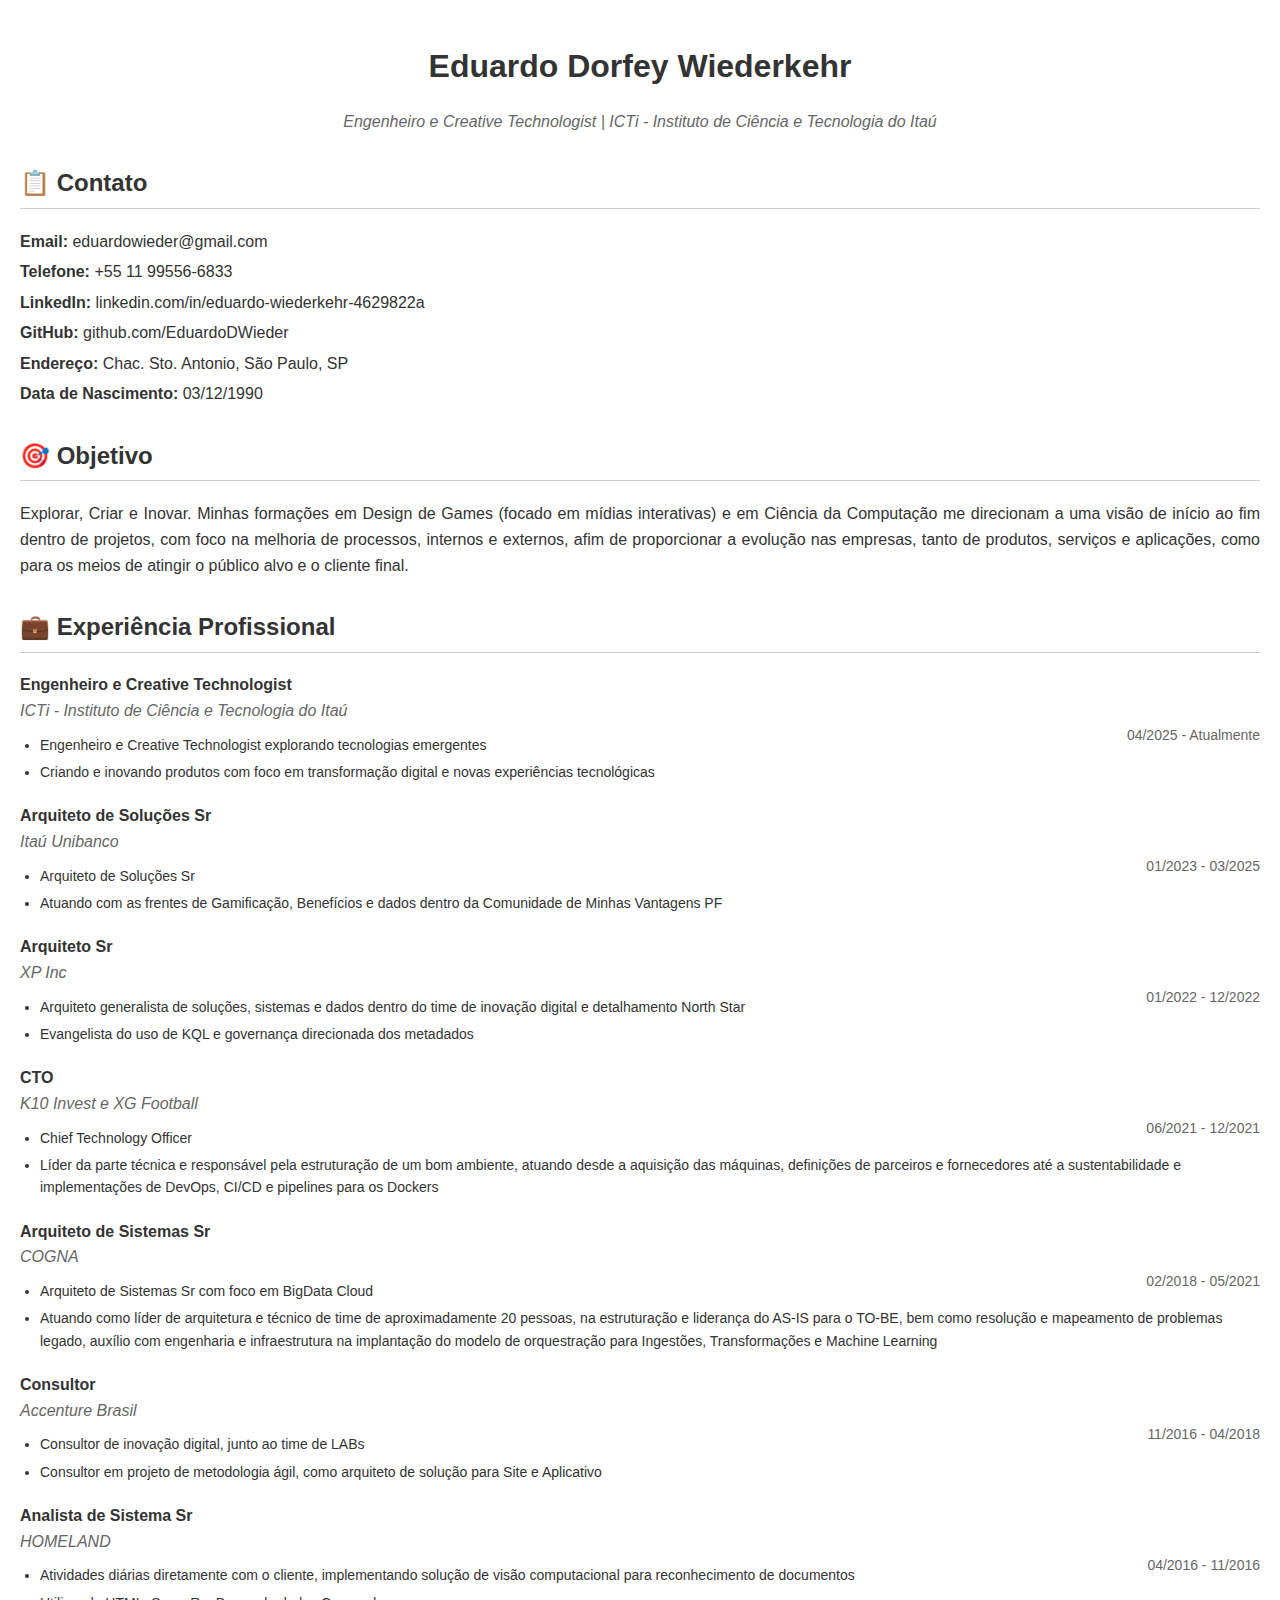
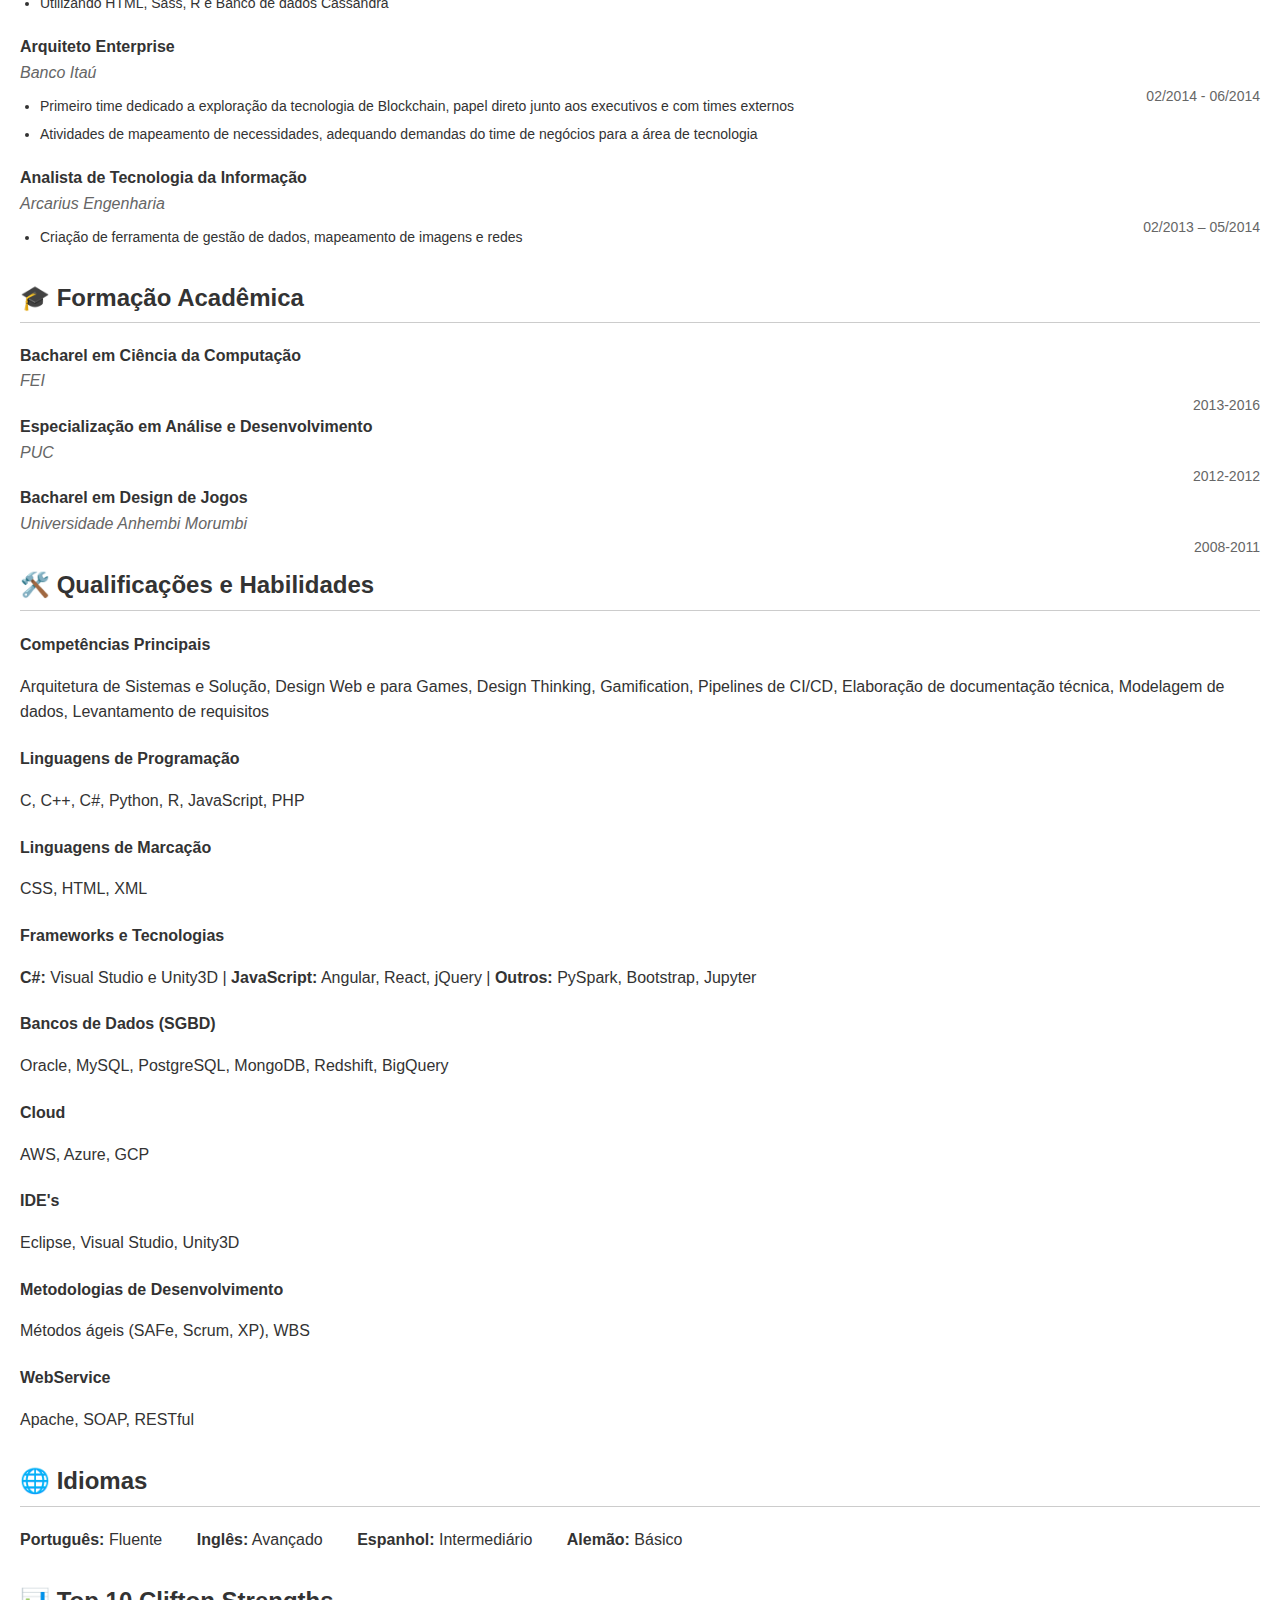
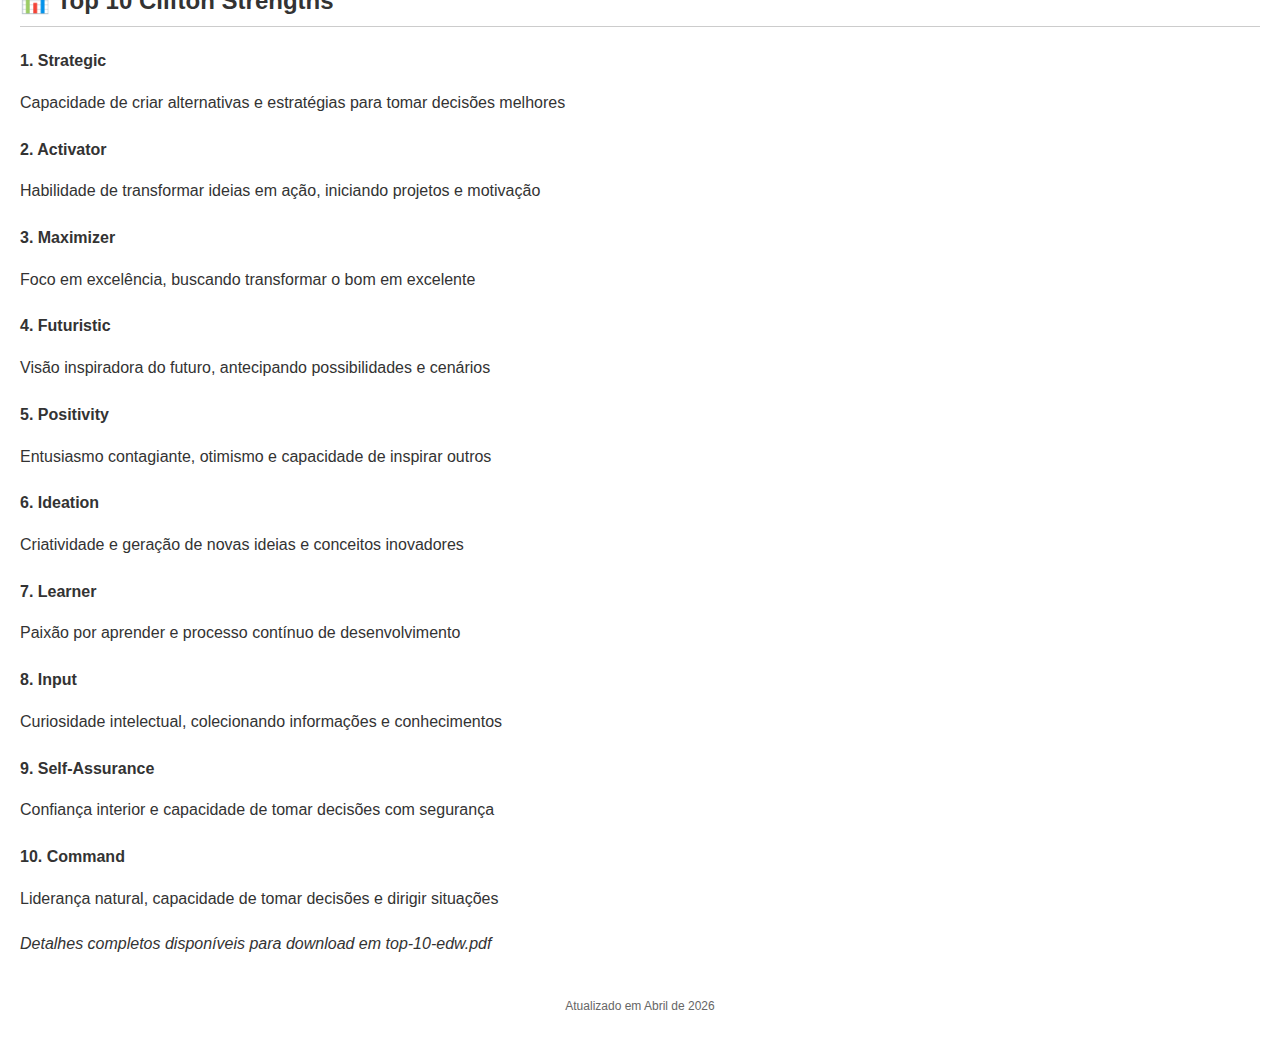
<file: CV_EduardoDW_2026.html>
<!DOCTYPE html>
<html lang="pt-br">
<head>
    <meta charset="UTF-8">
    <meta name="viewport" content="width=device-width, initial-scale=1.0">
    <title>Eduardo Dorfey Wiederkehr - CV 2026</title>
    <style>
        body {
            font-family: Arial, sans-serif;
            line-height: 1.6;
            color: #333;
            max-width: 100%;
            margin: 0;
            padding: 20px;
            background: white;
        }
        
        h1 {
            color: #333;
            text-align: center;
            margin-bottom: 10px;
        }
        
        h2 {
            color: #333;
            border-bottom: 1px solid #ccc;
            padding-bottom: 5px;
            margin-top: 30px;
        }
        
        .subtitle {
            text-align: center;
            color: #666;
            margin-bottom: 30px;
            font-style: italic;
        }
        
        .contact-info {
            margin-bottom: 20px;
        }
        
        .contact-item {
            margin: 5px 0;
        }
        
        .experience-item, .education-item {
            margin-bottom: 20px;
        }
        
        .job-title {
            font-weight: bold;
            font-size: 16px;
        }
        
        .company {
            color: #666;
            font-style: italic;
        }
        
        .period {
            color: #666;
            font-size: 14px;
            float: right;
        }
        
        ul {
            margin: 10px 0;
            padding-left: 20px;
        }
        
        li {
            margin-bottom: 5px;
            font-size: 14px;
        }
        
        .objective {
            text-align: justify;
            margin: 15px 0;
        }
        
        .skills-section {
            margin: 20px 0;
        }
        
        .skill-category {
            margin-bottom: 15px;
        }
        
        .skill-category h4 {
            margin-bottom: 5px;
        }
        
        .languages {
            margin: 20px 0;
        }
        
        .language-item {
            display: inline-block;
            margin-right: 30px;
        }
        
        .footer {
            text-align: center;
            margin-top: 40px;
            color: #666;
            font-size: 12px;
        }
        
        @media print {
            body {
                font-size: 12px;
                padding: 15px;
            }
            
            h1 {
                font-size: 20px;
            }
            
            h2 {
                font-size: 16px;
            }
        }
    </style>
</head>
<body>
    <h1>Eduardo Dorfey Wiederkehr</h1>
    <p class="subtitle">Engenheiro e Creative Technologist | ICTi - Instituto de Ciência e Tecnologia do Itaú</p>

    <h2>📋 Contato</h2>
    <div class="contact-info">
        <div class="contact-item"><strong>Email:</strong> eduardowieder@gmail.com</div>
        <div class="contact-item"><strong>Telefone:</strong> +55 11 99556-6833</div>
        <div class="contact-item"><strong>LinkedIn:</strong> linkedin.com/in/eduardo-wiederkehr-4629822a</div>
        <div class="contact-item"><strong>GitHub:</strong> github.com/EduardoDWieder</div>
        <div class="contact-item"><strong>Endereço:</strong> Chac. Sto. Antonio, São Paulo, SP</div>
        <div class="contact-item"><strong>Data de Nascimento:</strong> 03/12/1990</div>
    </div>

    <h2>🎯 Objetivo</h2>
    <p class="objective">
        Explorar, Criar e Inovar. Minhas formações em Design de Games (focado em mídias interativas) e em Ciência da Computação me direcionam a uma visão de início ao fim dentro de projetos, com foco na melhoria de processos, internos e externos, afim de proporcionar a evolução nas empresas, tanto de produtos, serviços e aplicações, como para os meios de atingir o público alvo e o cliente final.
    </p>

    <h2>💼 Experiência Profissional</h2>
    
    <div class="experience-item">
        <div class="job-title">Engenheiro e Creative Technologist</div>
        <div class="company">ICTi - Instituto de Ciência e Tecnologia do Itaú</div>
        <div class="period">04/2025 - Atualmente</div>
        <ul>
            <li>Engenheiro e Creative Technologist explorando tecnologias emergentes</li>
            <li>Criando e inovando produtos com foco em transformação digital e novas experiências tecnológicas</li>
        </ul>
    </div>

    <div class="experience-item">
        <div class="job-title">Arquiteto de Soluções Sr</div>
        <div class="company">Itaú Unibanco</div>
        <div class="period">01/2023 - 03/2025</div>
        <ul>
            <li>Arquiteto de Soluções Sr</li>
            <li>Atuando com as frentes de Gamificação, Benefícios e dados dentro da Comunidade de Minhas Vantagens PF</li>
        </ul>
    </div>

    <div class="experience-item">
        <div class="job-title">Arquiteto Sr</div>
        <div class="company">XP Inc</div>
        <div class="period">01/2022 - 12/2022</div>
        <ul>
            <li>Arquiteto generalista de soluções, sistemas e dados dentro do time de inovação digital e detalhamento North Star</li>
            <li>Evangelista do uso de KQL e governança direcionada dos metadados</li>
        </ul>
    </div>

    <div class="experience-item">
        <div class="job-title">CTO</div>
        <div class="company">K10 Invest e XG Football</div>
        <div class="period">06/2021 - 12/2021</div>
        <ul>
            <li>Chief Technology Officer</li>
            <li>Líder da parte técnica e responsável pela estruturação de um bom ambiente, atuando desde a aquisição das máquinas, definições de parceiros e fornecedores até a sustentabilidade e implementações de DevOps, CI/CD e pipelines para os Dockers</li>
        </ul>
    </div>

    <div class="experience-item">
        <div class="job-title">Arquiteto de Sistemas Sr</div>
        <div class="company">COGNA</div>
        <div class="period">02/2018 - 05/2021</div>
        <ul>
            <li>Arquiteto de Sistemas Sr com foco em BigData Cloud</li>
            <li>Atuando como líder de arquitetura e técnico de time de aproximadamente 20 pessoas, na estruturação e liderança do AS-IS para o TO-BE, bem como resolução e mapeamento de problemas legado, auxílio com engenharia e infraestrutura na implantação do modelo de orquestração para Ingestões, Transformações e Machine Learning</li>
        </ul>
    </div>

    <div class="experience-item">
        <div class="job-title">Consultor</div>
        <div class="company">Accenture Brasil</div>
        <div class="period">11/2016 - 04/2018</div>
        <ul>
            <li>Consultor de inovação digital, junto ao time de LABs</li>
            <li>Consultor em projeto de metodologia ágil, como arquiteto de solução para Site e Aplicativo</li>
        </ul>
    </div>

    <div class="experience-item">
        <div class="job-title">Analista de Sistema Sr</div>
        <div class="company">HOMELAND</div>
        <div class="period">04/2016 - 11/2016</div>
        <ul>
            <li>Atividades diárias diretamente com o cliente, implementando solução de visão computacional para reconhecimento de documentos</li>
            <li>Utilizando HTML, Sass, R e Banco de dados Cassandra</li>
        </ul>
    </div>

    <div class="experience-item">
        <div class="job-title">Arquiteto Enterprise</div>
        <div class="company">Banco Itaú</div>
        <div class="period">02/2014 - 06/2014</div>
        <ul>
            <li>Primeiro time dedicado a exploração da tecnologia de Blockchain, papel direto junto aos executivos e com times externos</li>
            <li>Atividades de mapeamento de necessidades, adequando demandas do time de negócios para a área de tecnologia</li>
        </ul>
    </div>

    <div class="experience-item">
        <div class="job-title">Analista de Tecnologia da Informação</div>
        <div class="company">Arcarius Engenharia</div>
        <div class="period">02/2013 – 05/2014</div>
        <ul>
            <li>Criação de ferramenta de gestão de dados, mapeamento de imagens e redes</li>
        </ul>
    </div>

    <h2>🎓 Formação Acadêmica</h2>
    
    <div class="education-item">
        <div class="job-title">Bacharel em Ciência da Computação</div>
        <div class="company">FEI</div>
        <div class="period">2013-2016</div>
    </div>

    <div class="education-item">
        <div class="job-title">Especialização em Análise e Desenvolvimento</div>
        <div class="company">PUC</div>
        <div class="period">2012-2012</div>
    </div>

    <div class="education-item">
        <div class="job-title">Bacharel em Design de Jogos</div>
        <div class="company">Universidade Anhembi Morumbi</div>
        <div class="period">2008-2011</div>
    </div>

    <h2>🛠️ Qualificações e Habilidades</h2>
    
    <div class="skills-section">
        <div class="skill-category">
            <h4>Competências Principais</h4>
            <p>Arquitetura de Sistemas e Solução, Design Web e para Games, Design Thinking, Gamification, Pipelines de CI/CD, Elaboração de documentação técnica, Modelagem de dados, Levantamento de requisitos</p>
        </div>

        <div class="skill-category">
            <h4>Linguagens de Programação</h4>
            <p>C, C++, C#, Python, R, JavaScript, PHP</p>
        </div>

        <div class="skill-category">
            <h4>Linguagens de Marcação</h4>
            <p>CSS, HTML, XML</p>
        </div>

        <div class="skill-category">
            <h4>Frameworks e Tecnologias</h4>
            <p><strong>C#:</strong> Visual Studio e Unity3D | <strong>JavaScript:</strong> Angular, React, jQuery | <strong>Outros:</strong> PySpark, Bootstrap, Jupyter</p>
        </div>

        <div class="skill-category">
            <h4>Bancos de Dados (SGBD)</h4>
            <p>Oracle, MySQL, PostgreSQL, MongoDB, Redshift, BigQuery</p>
        </div>

        <div class="skill-category">
            <h4>Cloud</h4>
            <p>AWS, Azure, GCP</p>
        </div>

        <div class="skill-category">
            <h4>IDE's</h4>
            <p>Eclipse, Visual Studio, Unity3D</p>
        </div>

        <div class="skill-category">
            <h4>Metodologias de Desenvolvimento</h4>
            <p>Métodos ágeis (SAFe, Scrum, XP), WBS</p>
        </div>

        <div class="skill-category">
            <h4>WebService</h4>
            <p>Apache, SOAP, RESTful</p>
        </div>
    </div>

    <h2>🌐 Idiomas</h2>
    <div class="languages">
        <div class="language-item">
            <strong>Português:</strong> Fluente
        </div>
        <div class="language-item">
            <strong>Inglês:</strong> Avançado
        </div>
        <div class="language-item">
            <strong>Espanhol:</strong> Intermediário
        </div>
        <div class="language-item">
            <strong>Alemão:</strong> Básico
        </div>
    </div>

    <h2>📊 Top 10 Clifton Strengths</h2>
    <div class="skills-section">
        <div class="skill-category">
            <h4>1. Strategic</h4>
            <p>Capacidade de criar alternativas e estratégias para tomar decisões melhores</p>
        </div>
        <div class="skill-category">
            <h4>2. Activator</h4>
            <p>Habilidade de transformar ideias em ação, iniciando projetos e motivação</p>
        </div>
        <div class="skill-category">
            <h4>3. Maximizer</h4>
            <p>Foco em excelência, buscando transformar o bom em excelente</p>
        </div>
        <div class="skill-category">
            <h4>4. Futuristic</h4>
            <p>Visão inspiradora do futuro, antecipando possibilidades e cenários</p>
        </div>
        <div class="skill-category">
            <h4>5. Positivity</h4>
            <p>Entusiasmo contagiante, otimismo e capacidade de inspirar outros</p>
        </div>
        <div class="skill-category">
            <h4>6. Ideation</h4>
            <p>Criatividade e geração de novas ideias e conceitos inovadores</p>
        </div>
        <div class="skill-category">
            <h4>7. Learner</h4>
            <p>Paixão por aprender e processo contínuo de desenvolvimento</p>
        </div>
        <div class="skill-category">
            <h4>8. Input</h4>
            <p>Curiosidade intelectual, colecionando informações e conhecimentos</p>
        </div>
        <div class="skill-category">
            <h4>9. Self-Assurance</h4>
            <p>Confiança interior e capacidade de tomar decisões com segurança</p>
        </div>
        <div class="skill-category">
            <h4>10. Command</h4>
            <p>Liderança natural, capacidade de tomar decisões e dirigir situações</p>
        </div>
    </div>
    <p><em>Detalhes completos disponíveis para download em top-10-edw.pdf</em></p>

    <div class="footer">
        <p>Atualizado em Abril de 2026</p>
    </div>
</body>
</html>
</file>
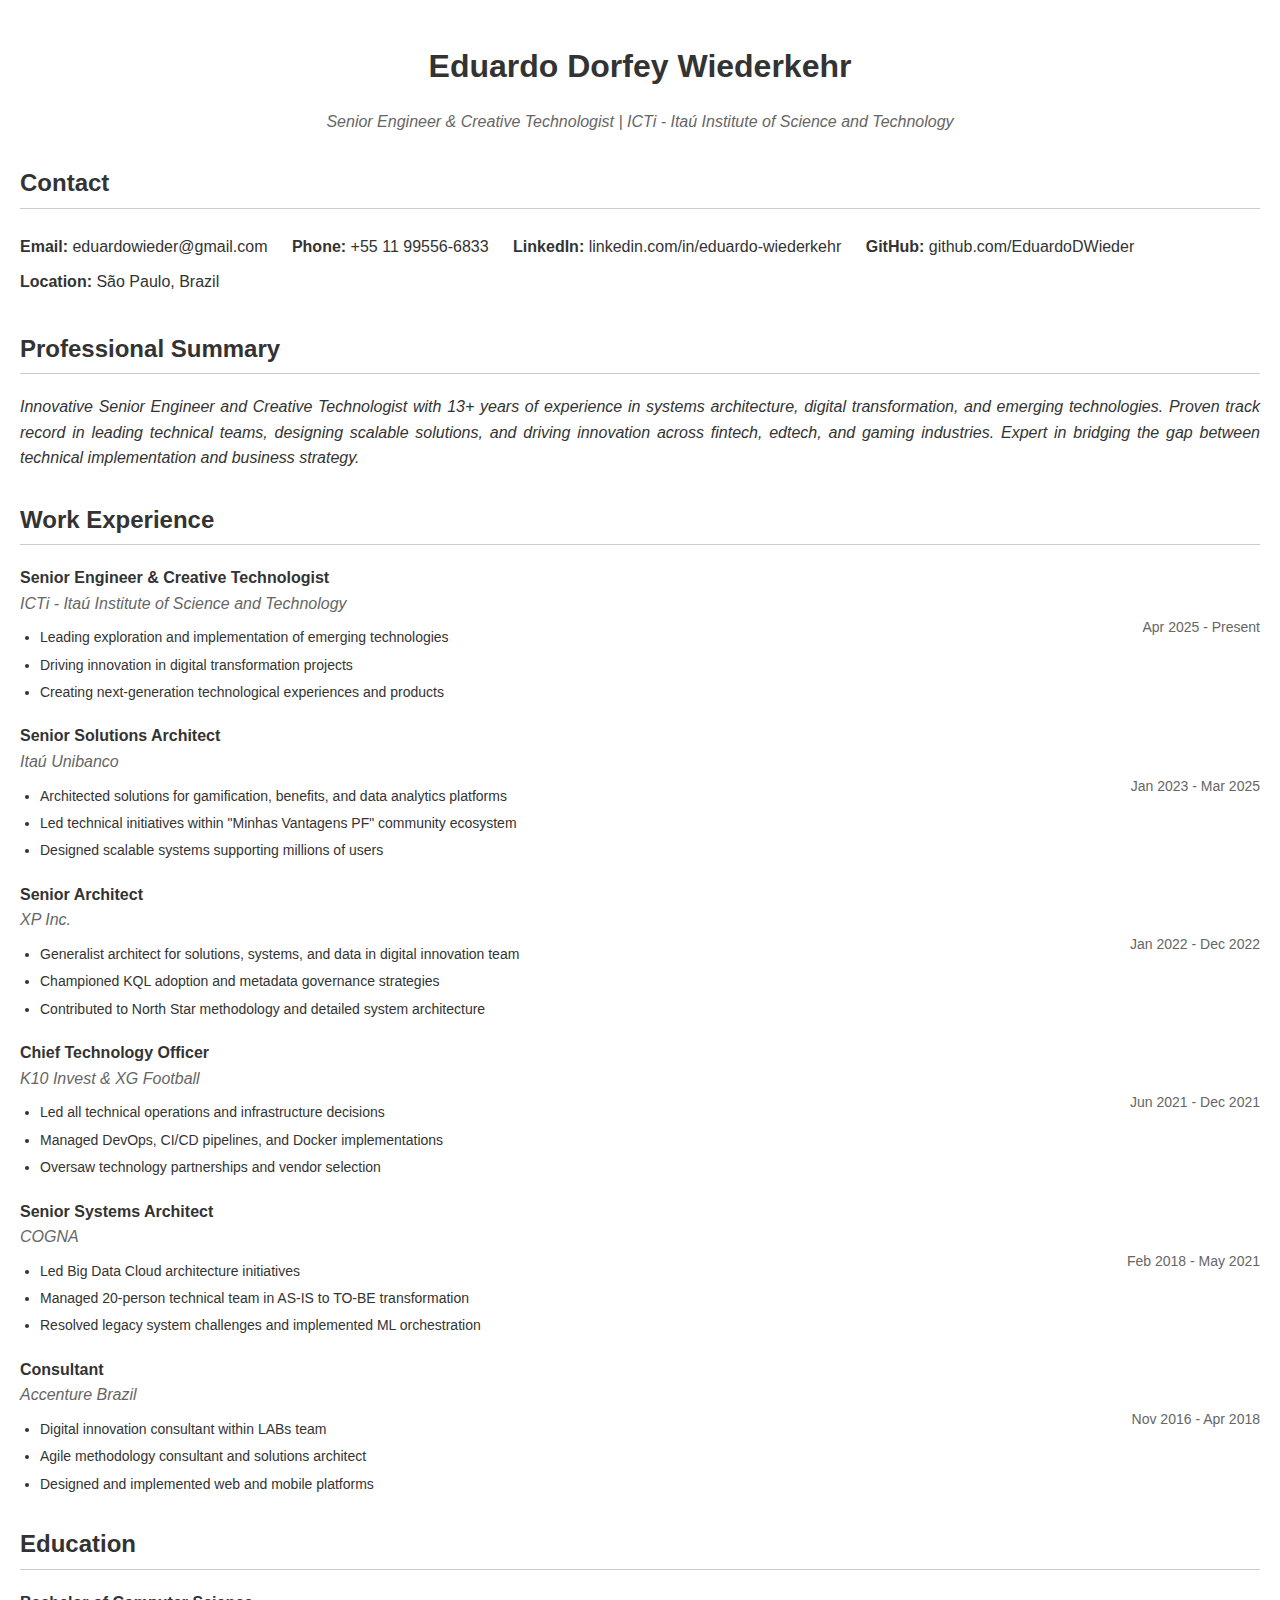
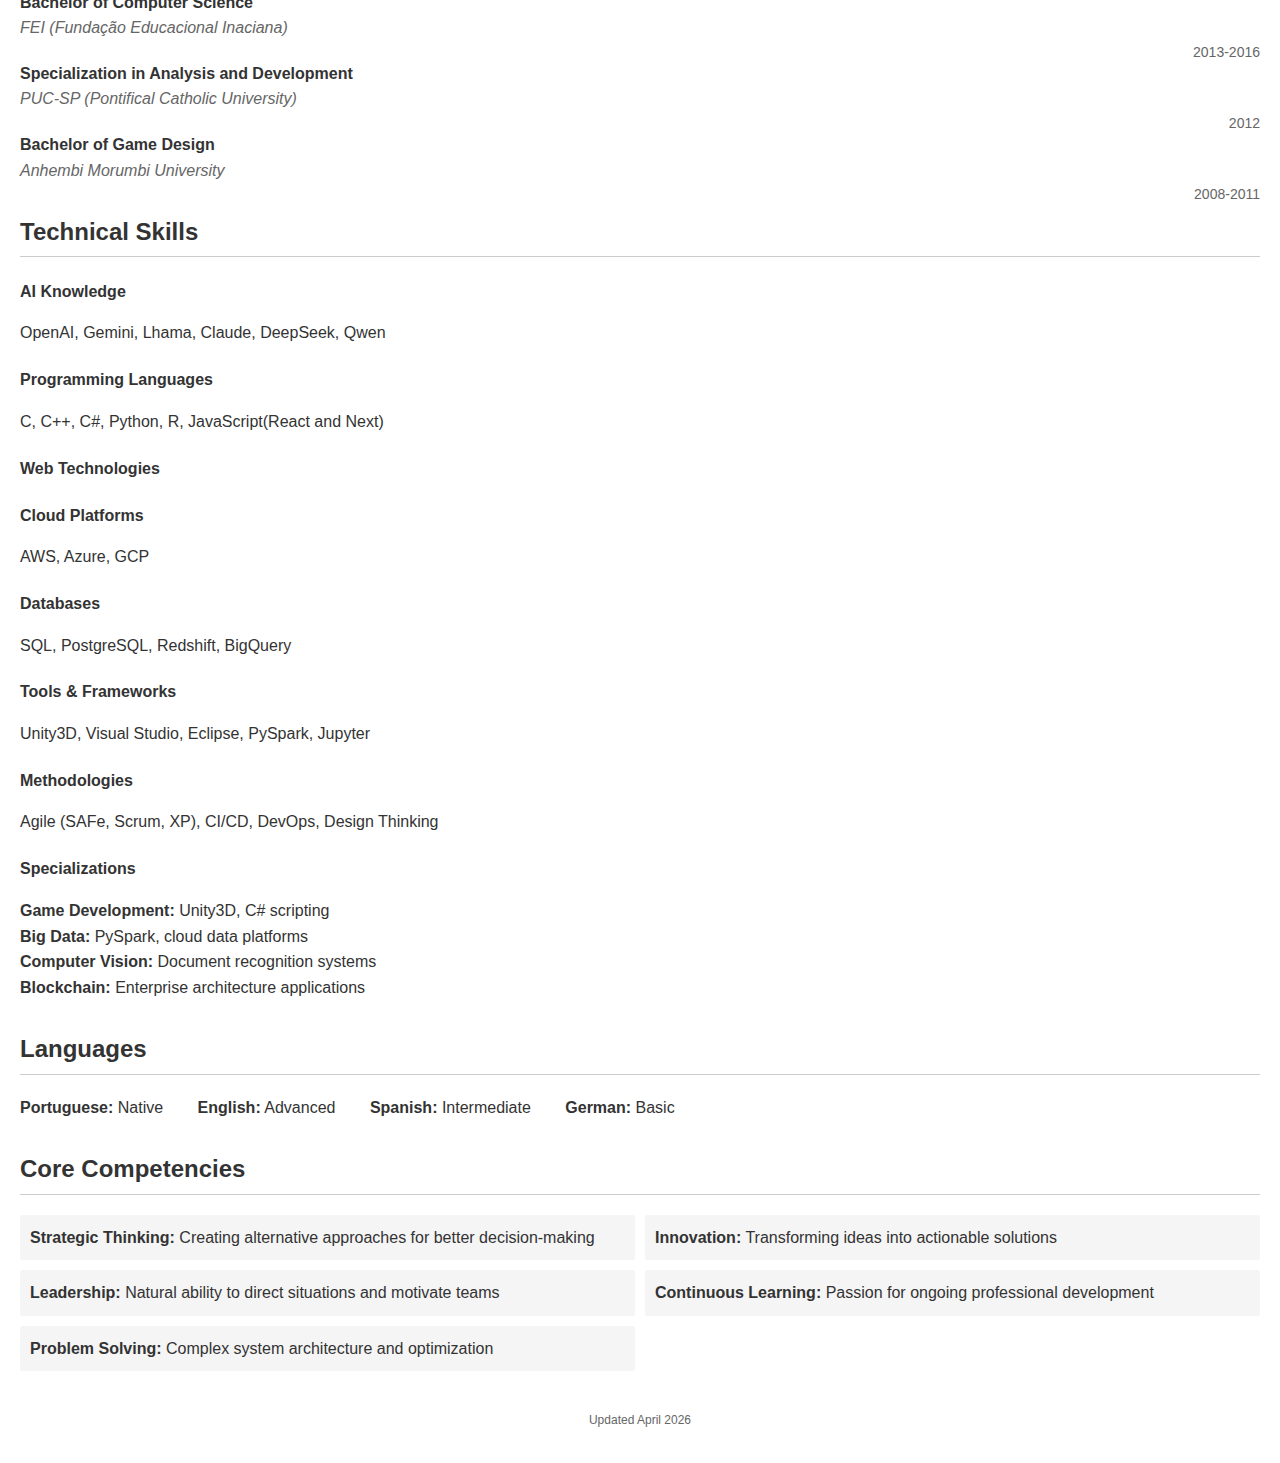
<file: CV_EN_EduardoDW_2026.html>
<!DOCTYPE html>
<html lang="en">
<head>
    <meta charset="UTF-8">
    <meta name="viewport" content="width=device-width, initial-scale=1.0">
    <title>Eduardo Dorfey Wiederkehr - CV 2026</title>
    <style>
        body {
            font-family: Arial, sans-serif;
            line-height: 1.6;
            color: #333;
            max-width: 100%;
            margin: 0;
            padding: 20px;
            background: white;
        }
        
        h1 {
            color: #333;
            text-align: center;
            margin-bottom: 10px;
        }
        
        h2 {
            color: #333;
            border-bottom: 1px solid #ccc;
            padding-bottom: 5px;
            margin-top: 30px;
        }
        
        .subtitle {
            text-align: center;
            color: #666;
            margin-bottom: 30px;
            font-style: italic;
        }
        
        .contact-info {
            margin-bottom: 20px;
        }
        
        .contact-item {
            margin: 5px 0;
            display: inline-block;
            margin-right: 20px;
        }
        
        .experience-item, .education-item {
            margin-bottom: 20px;
        }
        
        .job-title {
            font-weight: bold;
            font-size: 16px;
        }
        
        .company {
            color: #666;
            font-style: italic;
        }
        
        .period {
            color: #666;
            font-size: 14px;
            float: right;
        }
        
        ul {
            margin: 10px 0;
            padding-left: 20px;
        }
        
        li {
            margin-bottom: 5px;
            font-size: 14px;
        }
        
        .summary {
            text-align: justify;
            margin: 15px 0;
            font-style: italic;
        }
        
        .skills-section {
            margin: 20px 0;
        }
        
        .skill-category {
            margin-bottom: 15px;
        }
        
        .skill-category h4 {
            margin-bottom: 5px;
        }
        
        .competencies {
            display: grid;
            grid-template-columns: repeat(2, 1fr);
            gap: 10px;
            margin: 20px 0;
        }
        
        .competency-item {
            background: #f5f5f5;
            padding: 10px;
            border-radius: 3px;
        }
        
        .languages {
            margin: 20px 0;
        }
        
        .language-item {
            display: inline-block;
            margin-right: 30px;
        }
        
        .footer {
            text-align: center;
            margin-top: 40px;
            color: #666;
            font-size: 12px;
        }
        
        @media print {
            body {
                font-size: 12px;
                padding: 15px;
            }
            
            h1 {
                font-size: 20px;
            }
            
            h2 {
                font-size: 16px;
            }
            
            .competencies {
                grid-template-columns: 1fr;
            }
        }
    </style>
</head>
<body>
    <h1>Eduardo Dorfey Wiederkehr</h1>
    <p class="subtitle">Senior Engineer & Creative Technologist | ICTi - Itaú Institute of Science and Technology</p>

    <h2>Contact</h2>
    <div class="contact-info">
        <div class="contact-item"><strong>Email:</strong> eduardowieder@gmail.com</div>
        <div class="contact-item"><strong>Phone:</strong> +55 11 99556-6833</div>
        <div class="contact-item"><strong>LinkedIn:</strong> linkedin.com/in/eduardo-wiederkehr</div>
        <div class="contact-item"><strong>GitHub:</strong> github.com/EduardoDWieder</div>
        <div class="contact-item"><strong>Location:</strong> São Paulo, Brazil</div>
    </div>

    <h2>Professional Summary</h2>
    <p class="summary">
        Innovative Senior Engineer and Creative Technologist with 13+ years of experience in systems architecture, digital transformation, and emerging technologies. Proven track record in leading technical teams, designing scalable solutions, and driving innovation across fintech, edtech, and gaming industries. Expert in bridging the gap between technical implementation and business strategy.
    </p>

    <h2>Work Experience</h2>
    
    <div class="experience-item">
        <div class="job-title">Senior Engineer & Creative Technologist</div>
        <div class="company">ICTi - Itaú Institute of Science and Technology</div>
        <div class="period">Apr 2025 - Present</div>
        <ul>
            <li>Leading exploration and implementation of emerging technologies</li>
            <li>Driving innovation in digital transformation projects</li>
            <li>Creating next-generation technological experiences and products</li>
        </ul>
    </div>

    <div class="experience-item">
        <div class="job-title">Senior Solutions Architect</div>
        <div class="company">Itaú Unibanco</div>
        <div class="period">Jan 2023 - Mar 2025</div>
        <ul>
            <li>Architected solutions for gamification, benefits, and data analytics platforms</li>
            <li>Led technical initiatives within "Minhas Vantagens PF" community ecosystem</li>
            <li>Designed scalable systems supporting millions of users</li>
        </ul>
    </div>

    <div class="experience-item">
        <div class="job-title">Senior Architect</div>
        <div class="company">XP Inc.</div>
        <div class="period">Jan 2022 - Dec 2022</div>
        <ul>
            <li>Generalist architect for solutions, systems, and data in digital innovation team</li>
            <li>Championed KQL adoption and metadata governance strategies</li>
            <li>Contributed to North Star methodology and detailed system architecture</li>
        </ul>
    </div>

    <div class="experience-item">
        <div class="job-title">Chief Technology Officer</div>
        <div class="company">K10 Invest & XG Football</div>
        <div class="period">Jun 2021 - Dec 2021</div>
        <ul>
            <li>Led all technical operations and infrastructure decisions</li>
            <li>Managed DevOps, CI/CD pipelines, and Docker implementations</li>
            <li>Oversaw technology partnerships and vendor selection</li>
        </ul>
    </div>

    <div class="experience-item">
        <div class="job-title">Senior Systems Architect</div>
        <div class="company">COGNA</div>
        <div class="period">Feb 2018 - May 2021</div>
        <ul>
            <li>Led Big Data Cloud architecture initiatives</li>
            <li>Managed 20-person technical team in AS-IS to TO-BE transformation</li>
            <li>Resolved legacy system challenges and implemented ML orchestration</li>
        </ul>
    </div>

    <div class="experience-item">
        <div class="job-title">Consultant</div>
        <div class="company">Accenture Brazil</div>
        <div class="period">Nov 2016 - Apr 2018</div>
        <ul>
            <li>Digital innovation consultant within LABs team</li>
            <li>Agile methodology consultant and solutions architect</li>
            <li>Designed and implemented web and mobile platforms</li>
        </ul>
    </div>

    <h2>Education</h2>
    
    <div class="education-item">
        <div class="job-title">Bachelor of Computer Science</div>
        <div class="company">FEI (Fundação Educacional Inaciana)</div>
        <div class="period">2013-2016</div>
    </div>

    <div class="education-item">
        <div class="job-title">Specialization in Analysis and Development</div>
        <div class="company">PUC-SP (Pontifical Catholic University)</div>
        <div class="period">2012</div>
    </div>

    <div class="education-item">
        <div class="job-title">Bachelor of Game Design</div>
        <div class="company">Anhembi Morumbi University</div>
        <div class="period">2008-2011</div>
    </div>

    <h2>Technical Skills</h2>
    
    <div class="skills-section">
        <div class="skill-category">
            <h4>AI Knowledge</h4>
            <p>OpenAI, Gemini, Lhama, Claude, DeepSeek, Qwen</p>
        </div>

        <div class="skill-category">
            <h4>Programming Languages</h4>
            <p>C, C++, C#, Python, R, JavaScript(React and Next)</p>
        </div>

        <div class="skill-category">
            <h4>Web Technologies</h4>
        </div>

        <div class="skill-category">
            <h4>Cloud Platforms</h4>
            <p>AWS, Azure, GCP</p>
        </div>

        <div class="skill-category">
            <h4>Databases</h4>
            <p>SQL, PostgreSQL, Redshift, BigQuery</p>
        </div>

        <div class="skill-category">
            <h4>Tools & Frameworks</h4>
            <p>Unity3D, Visual Studio, Eclipse, PySpark, Jupyter</p>
        </div>

        <div class="skill-category">
            <h4>Methodologies</h4>
            <p>Agile (SAFe, Scrum, XP), CI/CD, DevOps, Design Thinking</p>
        </div>

        <div class="skill-category">
            <h4>Specializations</h4>
            <p><strong>Game Development:</strong> Unity3D, C# scripting<br>
            <strong>Big Data:</strong> PySpark, cloud data platforms<br>
            <strong>Computer Vision:</strong> Document recognition systems<br>
            <strong>Blockchain:</strong> Enterprise architecture applications</p>
        </div>
    </div>

    <h2>Languages</h2>
    <div class="languages">
        <div class="language-item">
            <strong>Portuguese:</strong> Native
        </div>
        <div class="language-item">
            <strong>English:</strong> Advanced
        </div>
        <div class="language-item">
            <strong>Spanish:</strong> Intermediate
        </div>
        <div class="language-item">
            <strong>German:</strong> Basic
        </div>
    </div>

    <h2>Core Competencies</h2>
    <div class="competencies">
        <div class="competency-item">
            <strong>Strategic Thinking:</strong> Creating alternative approaches for better decision-making
        </div>
        <div class="competency-item">
            <strong>Innovation:</strong> Transforming ideas into actionable solutions
        </div>
        <div class="competency-item">
            <strong>Leadership:</strong> Natural ability to direct situations and motivate teams
        </div>
        <div class="competency-item">
            <strong>Continuous Learning:</strong> Passion for ongoing professional development
        </div>
        <div class="competency-item">
            <strong>Problem Solving:</strong> Complex system architecture and optimization
        </div>
    </div>

    <div class="footer">
        <p>Updated April 2026</p>
    </div>
</body>
</html>
</file>
<file: assets/css/style.css>
/*
    Author: TrendyTheme
    Template: I AM X
    Version: 1.0
    URL: http://demo.trendytheme.net/iamx/html
*/


/*
====================================
------------------------------------
    1. General
    2. Typography
    3. Home
    4. Navigation
    5. About
    6. Video
    7. Resume
    8. Skill
    9. Chart
    10. Work
    11. Facts
    12. Blog
    13. Hire
    14. Contact
    15. Footer
-------------------------------------
=====================================
*/


body{
    font-family: 'Roboto', sans-serif;
    line-height: 28px;
    font-weight: 300;
    font-size: 14px;
    color:#282828;
    background-color: #fff;
    -webkit-text-size-adjust: 100%;
    -webkit-overflow-scrolling: touch;
    -webkit-font-smoothing: antialiased !important;
}

body, html{
    overflow-x:hidden;
}

/* Link style
---------------------------------------------------------*/
a {
    color: #68c3a3;
}
a,
a > * {
    outline: none;
    cursor: pointer;
    text-decoration: none;
}
a:focus,
a:hover {
    outline: none;
    color: #333333;
    text-decoration: none;
}


/* Transition elsements
-------------------------------------------------------- */
.navbar a,
.form-control {
	-webkit-transition: all 0.4s ease-in-out 0s;
	   -moz-transition: all 0.4s ease-in-out 0s;
		-ms-transition: all 0.4s ease-in-out 0s;
		 -o-transition: all 0.4s ease-in-out 0s;
			transition: all 0.4s ease-in-out 0s;
}

a,
.btn {
	-webkit-transition: all 0.125s ease-in-out 0s;
	   -moz-transition: all 0.125s ease-in-out 0s;
		-ms-transition: all 0.125s ease-in-out 0s;
		 -o-transition: all 0.125s ease-in-out 0s;
			transition: all 0.125s ease-in-out 0s;
}

/* Reset box-shadow
/* ------------------------------------------------------ */

.btn,
.form-control,
.form-control:hover,
.form-control:focus,
.navbar-custom .dropdown-menu {
	-webkit-box-shadow: none;
			box-shadow: none;
}




/* === Typography === */

h1, h2, h3, h4, h5, h6{
    font-weight: 700;
    margin:0;
    text-transform: uppercase;
}

h1 {
    font-size: 36px;
    line-height: 36px;
}

h2 {
    font-size: 30px;
    line-height: 30px;
}

h3 {
    font-size: 24px;
    line-height: 24px;
}

h4 {
    font-size: 18px;
}

h5 {
    font-size: 14px;
}

h6 {
    font-size     : 12px;
}



/* === FORM STYLE === */
.form-control {
    height: 45px;
    background-color: #f7f7f7;
    border: 1px solid #e8e8e8;
    border-radius: 0;
    box-shadow: none;
}

.form-control:focus {
    border-color: #68c3a3;
    box-shadow: none;
}

/* BUTTON STYLE
-----------------------------------------------------*/
/*common-btn*/
.btn{
    border: 0;
    border-bottom: 3px solid;
    font-weight: 700;
    text-transform: uppercase;
    line-height: 28px;
    padding: 9px 22px;
}

/*large-btn*/
.btn-lg, 
.btn-group-lg>.btn {
    padding: 14px 20px;
    font-size: 14px;
    border-radius: 4px;
}

/*btn-full*/
.btn-full{
    width: 100%;
}

/*btn-primary*/
.btn-primary{
    background-color:#68c3a3;
    border-color: rgba(51, 51, 51, 0.15);
}

.btn-primary:hover, 
.btn-primary:focus, 
.btn-primary.focus, 
.btn-primary:active, 
.btn-primary.active, 
.open>.dropdown-toggle.btn-primary {
    color: #fff;
    background-color: #4eb28f;
    border-color: #4eb28f;
}

/*btn-info*/
.btn-info{
    background-color:#52b3d9;
    border-color: rgba(51, 51, 51, 0.15);
}

.btn-info:hover, 
.btn-info:focus, 
.btn-info.focus, 
.btn-info:active, 
.btn-info.active, 
.open>.dropdown-toggle.btn-info {
    color: #fff;
    background-color: #4aa0c2;
    border-color: #4aa0c2;
}

/*btn-default*/
.btn-default {
    background: transparent;
    border: 1px solid #fff;
    color: #fff;
}
.btn-default:hover, 
.btn-default:focus, 
.btn-default.focus, 
.btn-default:active, 
.btn-default.active{
    color: #68c3a3;
    background-color: #fff;
    border-color: #fff;
}


button:focus {
    outline: none;
}


/*IMAGES*/
img {
    width: 100%;
}

hr {
    margin-top: 15px;
    margin-bottom: 15px;
}

.no-padding {
    padding: 0;
}

/* LIST STYLE
-------------------------------------------------- */
ul, ol {
    margin     : 0;
    padding    : 0;
    list-style : none
}


ul.list-check {
    
}

ul.list-check li{
    position: relative;
    font-size: 18px;
    line-height: 32px;
}
ul.list-check li::before {
    content: "\f00c";
    font-family: fontawesome;
    color: #68c3a3;
    margin-right: 10px;
}


/* === MAIN === */
.section-padding {
	padding: 120px 0 100px;
}


/* SECTION TITLE
----------------------------------------------------- */
.section-title {
    margin-bottom: 80px;
    text-align: center;
    font-size: 50px;
    line-height: 50px;
    color: #2c3e50;
    position: relative;
}

.section-title::after {
    content: "";
    background: url(../../assets/images/section-divider.png) no-repeat 0 0;
    height: 15px;
    width: 113px;
    position: absolute;
    left: 0;
    right: 0;
    bottom: -40px;
    margin: 0 auto;
}



/* === HOME === */
@media (max-width : 640px) {
    .tt-fullHeight{
        height: 560px !important;
    }
}


#home {
	background: url(../images/programador_bg.jpg) no-repeat center center;
	-webkit-background-attachment: fixed;
    background-attachment: fixed;
	background-color: #222;
	background-size: cover;
	padding: 0;
	position: relative;
}
#home:before {
	content: "";
	background-color: rgba(26, 30, 35, 0.85);
	position: absolute;
	top: 0;
	left: 0;
	width: 100%;
	height: 100%;
}

.intro {
	position: absolute;
	width: 100%;
	top: 50%;
	left: 0;
	text-align: center;
	-webkit-transform: translate(0%, -50%);
	   -moz-transform: translate(0%, -50%);
		-ms-transform: translate(0%, -50%);
		 -o-transform: translate(0%, -50%);
			transform: translate(0%, -50%);
	padding: 0 15px;
}

.intro h1{
	font-size: 60px;
	line-height: 80px;
	margin-bottom: 16px;
	color: #52b3d9;
}
.intro h1 span{
	color: #68c3a3;
}
.intro p{
	color: #f7f7f7;
	margin-bottom: 40px;
}

.intro-sub {
	color: #fff;
	font-size: 24px;
	line-height: 32px;
	font-weight: 700;
	text-transform: uppercase;
	display: block;
	margin-bottom: 20px;
}

/* 
SOCIAL ICON 
-------------------------------------------*/
.social-icons {
    margin-top: 20px;
}
.social-icons a i{
    position: relative;
    color: #fff;
    font-size: 18px;
    margin: 0 7px;
    line-height: 40px;
    text-align: center;
    width: 40px;
    height: 40px;
}

.social-icons a i::before {
    position: relative;
    z-index: 1;
}

.social-icons a i::after {
    position: absolute;
    content: "";
    left: 0;
    top: 0;
    width: 40px;
    height: 40px;
    border: 1px solid #fff;
    border-radius: 3px;
    -webkit-transform: rotate(45deg);
       -moz-transform: rotate(45deg);
        -ms-transform: rotate(45deg);
         -o-transform: rotate(45deg);
            transform: rotate(45deg);
    -webkit-transition: all 300ms;
       -moz-transition: all 300ms;
         -o-transition: all 300ms;
            transition: all 300ms;            
}

.social-icons a i:hover::after{
    background: #68c3a3;
    border: 1px solid transparent;
    z-index: 0;
}


/* === NAVIGATION === */
.header {
    border-bottom: 1px solid #eee;
    position: relative;
    width: 100%;
    z-index: 998;
    padding-bottom: 1px;
    background: #fff;
}

.header::after {
    border-bottom:1px solid #eee;
    width: 100%;
    position: absolute;
    content: "";
    height: 2px;
    bottom: 1px;
    left: 0;
}

.navbar-custom {
    border: 0;
    border-radius: 0;
    margin: 0;
    text-transform: uppercase;
    font-family: 'Roboto Condensed', sans-serif;
}


.navbar-custom,
.navbar-custom .dropdown-menu {
    background: #fff;
    padding: 0;
}

.navbar-custom ul li a span{
    margin-left:5px;
}

.navbar-custom .dropdown-menu {
    margin-top:10px;
    display: block;
    visibility: hidden;
    opacity:0;
    border: 1px solid #ddd;
    border-top: 2px solid #68c3a3;
    border-radius: 0;
    border-bottom: 3px double #ddd;
    background-color: #FFFFFF;
    -webkit-transition:all 400ms;
    -moz-transition:all 400ms;
    -o-transition:all 400ms;
    transition:all 400ms;
}

.navbar-right .dropdown-menu {
  right: auto;
  left: 0;
}
.navbar-custom .navbar-nav > li:hover .dropdown-menu{
    display: block;
    opacity:1;
    visibility: visible;
    margin-top:-2px;
}

.navbar-custom .navbar-nav > li > a{
    color: #282828;
    font-size: 14px;
    font-weight: 700;
    padding-top: 20px;
    padding-bottom: 20px;
    text-transform: uppercase;
}

.navbar-custom .dropdown-menu > li{
    border-bottom: 1px solid #F0F0F0;
}

.navbar-custom .dropdown-menu > li:last-child{
    border-bottom: 0;
}

.navbar-custom .dropdown-menu > li > a {
    padding: 10px 20px;
    color: #282828;
    font-size: 14px;
    font-weight: 700;
}

.navbar-custom .nav li.active,
.navbar-custom .nav li a:hover,
.navbar-custom .nav li a:focus,
.navbar-custom .navbar-nav > li.active > a {
    background: none;
    outline: 0;
    color: #68c3a3;
}

.navbar-custom .navbar-brand {
    font-weight: 700;
    font-size: 18px;
}

.navbar-custom .nav .open > a,
.navbar-custom .dropdown-menu > li > a:hover,
.navbar-custom .dropdown-menu > li > a:focus {
    background: #f5f5f5;
}

.navbar-custom .navbar-toggle .icon-bar {
    background: #222;
}



/* === About Section === */
.short-info {
    margin-bottom: 40px;
}

.short-info h3 {
    margin-bottom: 30px;
}

.short-info ul {
    margin-top: 10px;
    display:inline-block;
}
.short-info ul li {
    width: 50%;
    float: left;
}

.my-signature{
    margin-bottom: 45px;
}
.my-signature img{
    width: inherit;
}


/*download-button*/
.download-button a {
    margin-right: 20px;
    color: #fff;
}
.download-button a i {
    margin-right: 10px;
}


.biography{
    border-bottom-left-radius: 10px;
    border-bottom-right-radius: 10px;
    border:1px solid #EEEEEE;
    position: relative;
}

.biography::after{
    content: "";
    border-bottom: 1px solid #EEEEEE;
    position: absolute;
    bottom: -3px;
    width: 100%;
    border-radius: 10px;
    height: 20px;
}

.myphoto{
    position: relative;
    background: url(../../assets/images/photo-frame.png) bottom center no-repeat;
    background-size: contain;
}

.myphoto img{
    position: relative;
    z-index: -1;
}

.biography ul{
    padding:25px 20px 30px;
}

.biography ul li{
    padding:5px 0;
    font-size: 16px;
    border-bottom:1px solid #EEEEEE;
}

.biography ul li:last-child{
    border-bottom:0;
}



/* === Video Section === */

.video-section {
    background: url(../images/video-bg.jpg) no-repeat center center;
    -webkit-background-size: cover;
    background-size: cover;
    position: relative;
}
.video-section .tf-bg-overlay {
    min-height: 500px;
}
.video-intro {
    position: absolute;
    top: 50%;
    margin-top: -50px;
    left: 0;
    right:0;
    color: #fff;
    background: none;
}

.video-intro i{
    border: 1px solid #fff;
    width: 80px;
    height: 60px;
    line-height: 60px;
    border-radius: 5px;
    font-size: 18px;
}

.video-intro h2 {
    margin-top: 30px;
    text-transform: uppercase;
}

.video-intro .play-trigger {
    border: 0;
    background: transparent;
}

/* === Resume Section === */

/*---------------------------------------------------------
Resume Timeline
-----------------------------------------------------------*/
.resume-title h3{
    text-align: center;
}
.resume-section > div > div{
    margin-bottom: 60px;
}
.resume-section > div > div:nth-of-type(2){
    margin-bottom: 0;
}
.resume-title{
    margin-bottom: 30px;
}
.timeline {
    position: relative;
    padding: 0;
    list-style: none;
}

.resume{
    position: relative;
}

.resume:before{
    content: "";
    position: absolute;
    top: -8px;
    width: 10px;
    height: 10px;
    background-color: #e1e1e1;
    left: 50%;
    margin-left: -6px;
    -webkit-transform: rotate(45deg);
       -moz-transform: rotate(45deg);
        -ms-transform: rotate(45deg);
         -o-transform: rotate(45deg);
            transform: rotate(45deg);
}

.resume:after{
    content: "";
    position: absolute;
    bottom: -8px;
    width: 10px;
    height: 10px;
    background-color: #e1e1e1;
    left: 50%;
    margin-left: -6px;
    -webkit-transform: rotate(45deg);
       -moz-transform: rotate(45deg);
        -ms-transform: rotate(45deg);
         -o-transform: rotate(45deg);
            transform: rotate(45deg);
}

.timeline:before {
    content: "";
    position: absolute;
    top: 0;
    bottom: 0;
    width: 2px;
    margin-left: -1.5px;
    background-color: #e1e1e1;
}

.timeline>li {
    position: relative;
    margin-bottom: 50px;
    min-height: 50px;
}

.timeline>li:before,
.timeline>li:after {
    content: " ";
    display: table;
}

.timeline>li:after {
    clear: both;
}

.timeline>li .timeline-panel {
    float: left;
    position: relative;
    width: 100%;
}

.timeline-content{
    padding:5px 20px 0 20px;
}

.timeline>li .timeline-panel:before {
    right: auto;
    left: -15px;
    border-right-width: 15px;
    border-left-width: 0;
}

.timeline>li .timeline-panel:after {
    right: auto;
    left: -14px;
    border-right-width: 14px;
    border-left-width: 0;
}

.timeline>li .posted-date {
    position: relative;
    text-align: center;
    background-color: #fff;
    left: 20px;
}


.timeline>li .posted-date .month {
    font-size: 18px;
    line-height: 20px;
    font-weight: 700;
    display: block;
    color: #2c3e50;
    top: 0;
    float: left;
}

.timeline>li.timeline-inverted>.timeline-panel {
    float: right;
    text-align: left;
}

.timeline>li.timeline-inverted>.timeline-panel:before {
    right: auto;
    left: -15px;
    border-right-width: 15px;
    border-left-width: 0;
}

.timeline>li.timeline-inverted>.timeline-panel:after {
    right: auto;
    left: -14px;
    border-right-width: 14px;
    border-left-width: 0;
}

.timeline>li:last-child {
    margin-bottom: 0;
}

.timeline-heading h3 {
    font-size: 20px;
    line-height: 28px;
}
.timeline-heading span{
    display: block;
    font-weight: 700;
    margin-bottom: 20px;
}





@media(min-width:992px) {
.timeline:before {
    left: 50%;
}

.timeline>li {
    margin-bottom: 15px;
    min-height: 100px;
}

.timeline>li .posted-date {
    position: absolute;
    text-align: center;
    background-color: #fff;
}

.timeline>li .timeline-panel {
    float: left;
    width: 43%;
    text-align: right;
    border: 1px solid #eee;
    position: relative;
}

.timeline-content{
    position: relative;
    padding: 24px;
    background-color: #fff;
    -webkit-transition:all 400ms;
    -moz-transition:all 400ms;
    -o-transition:all 400ms;
    transition: all 400ms;
}

.timeline-content::after{
    border: 1px solid #eee;
    width: 100%;
    position: absolute;
    content: "";
    bottom: -3px;
    height:10px;
    left: 0;
    z-index: -1;
}

.timeline>li .timeline-content:hover {
    background: #68c3a3;
    color: #fff;
}

.timeline>li .timeline-panel::before,
.timeline>li.timeline-inverted .timeline-panel::before {
    content: "";
    top: 25px;
    position: absolute;
    border-top: 10px solid transparent;
    border-bottom: 10px solid transparent;
}
.timeline>li .timeline-panel::before {
    left: 100%;
    border-left: 12px solid #ECECEC;
    -webkit-transition:all 400ms;
    -moz-transition:all 400ms;
    -o-transition:all 400ms;
    transition: all 400ms;
}
.timeline>li .timeline-panel:hover::before {
    border-left: 12px solid #68c3a3;
}

.timeline>li.timeline-inverted .timeline-panel::before {
    right: 100%;
    border-right: 12px solid #ECECEC;
    -webkit-transition:all 400ms;
    -moz-transition:all 400ms;
    -o-transition:all 400ms;
    transition: all 400ms;
}
.timeline>li.timeline-inverted .timeline-panel:hover::before {
    border-right: 12px solid #68c3a3;
    border-left: 0;
}

.timeline>li .timeline-panel::after,
.timeline>li.timeline-inverted .timeline-panel::after {
    content: "";
    top: 25px;
    position: absolute;
    border-top: 10px solid transparent;
    border-bottom: 10px solid transparent;
}
.timeline>li .timeline-panel::after {
    left: 100%;
    margin-left: -2px;
    border-left: 12px solid #FFFFFF;
    -webkit-transition:all 400ms;
    -moz-transition:all 400ms;
    -o-transition:all 400ms;
    transition: all 400ms;
}
.timeline>li .timeline-panel:hover::after {
    border-left: 12px solid #68c3a3;
}

.timeline>li.timeline-inverted .timeline-panel::after {
    right: 100%;
    margin-right:-2px;
    border-right: 12px solid #FFFFFF;
    -webkit-transition:all 400ms;
    -moz-transition:all 400ms;
    -o-transition:all 400ms;
    transition: all 400ms;
}
.timeline>li.timeline-inverted .timeline-panel:hover::after {
    border-right: 12px solid #68c3a3;
    border-left: 0;
}

.timeline>li .posted-date {
    left: 50%;
    width: 120px;
    margin-left: -60px;
    margin-top: 28px;
}
.timeline>li .posted-date .month {
    float: none;
}


}



/* === Skill Section === */
.skills-section {
    background-color: #1a1e23;
    color: #fff;   
}
.skills-section .section-title{
    color: #fff;
    margin-bottom: 110px;  
}
.skills-section .section-title h2{
    color: #fff;
}
.skill-title {
    width: 25%;
    float: left;
}
.skill-title h3{
    font-size: 18px;
    font-weight: 400;
    margin-top: -6px;
    text-transform: capitalize;
}



/* progress-bar */

.skill-progress {
    position: relative;
}
.progress {
    height: 10px;
    margin-bottom: 40px;
    background-color: #3a4149;
    border-radius: 3px;
    box-shadow: none;
    width: 75%;
}

.progress-bar {
    background-color: #68c3a3;
}
.progress-bar span{
    position: absolute;
    top: -20px;
    right: 15px;
}

.progress .progress-bar.six-sec-ease-in-out {
  -webkit-transition: width 2s ease-in-out;
  -moz-transition: width 2s ease-in-out;
  -o-transition: width 2s ease-in-out;
  transition:  width 2s ease-in-out;
}


.skill-chart h3 {
    margin-top: 20px;
}

.our-progress{
    margin:10px 0 30px;
}

.progress-percent{
    margin-left: auto;
    margin-right: auto;
}

.our-progress h3{
    font-weight: 400;
    margin-bottom: 5px;
}



/* === Chart CSS  === */
.chart {
    position: relative;
    display: inline-block;
    width: 140px;
    height: 140px;
    margin: 40px auto;
    text-align: center;
}
.chart canvas {
    position:absolute; 
    top:0; 
    left:0;
}
.percent {
    display: inline-block;
    margin: auto;
    line-height: 140px;
    z-index: 2;
    font-size: 25px;
    font-weight: 500;
    text-align: center;
}

.percent:after {
    content: '%';
}

.chart-text span {
    font-size: 18px;
    font-weight: 400;
    text-transform: capitalize;
    display: block;
    margin-top: 20px;
}

/*.percent:after {content: '%';margin-left: 0.1em;font-size: .8em;}*/
.angular{margin-top:100px;}
.angular .chart {margin-top:0;}
.chart .chart-text h3{font-size:22px;}



/* === Work Section === */
.works-section {
    background-color: #f7f7f7;
}
.portfolio-item {
    padding-right: 5px;
    padding-left: 5px;
    min-height: 235px;
}
.portfolio-bg{
   background: #fff;
   padding: 5px;
   margin-bottom: 20px;
   border: 1px solid #eee;
   border-bottom: 3px double #eee;
}


.portfolio {
    position: relative;
    overflow: hidden;
}


/* Shuffle Filter*/
#filter {
    margin: 0 0 35px;
    text-align: center;
}


#filter li a {
    color: #68c3a3;
    display: block;
    text-transform: uppercase;
    padding: 0 15px;
    border-radius: 4px;
    transition: inherit;
}
#filter li a.active,
#filter li a:hover {
    position: relative;
    background: #68c3a3;
    color: #fff;
    border-bottom: 3px solid rgba(0, 0, 0, 0.15);
}

#filter li a.active::after,
#filter li a:hover::after{
    position: absolute;
    content: "";
    width: 0;
    height: 0;
    border-left: 8px solid transparent;
    border-right: 8px solid transparent;
    border-top: 10px solid rgba(104, 195, 163, 1);
    bottom: -9px;
    left: 50%;
    margin-left: -8px;
}

.tt-overlay {
    position: absolute;
    background-color: rgba(26, 30, 31, 0.85);
    width: 100%;
    height: 100%;
    opacity: 0;
}

.portfolio-info,
.links,
.links a i,
.links a i::after,
.tt-overlay {
    -webkit-transition: all 400ms;
    -moz-transition: all 400ms;
    -o-transition: all 400ms;
    transition: all 400ms;
}


.links {
    width: 90px;
    height: 40px;
    position: absolute;
    top: 40%;
    left: 50%;
    margin-top: -20px;
    margin-left: -45px;
    opacity: 0;
    -webkit-transform: translate(0,-50px);
    -moz-transform: translate(0,-50px);
    -ms-transform: translate(0,-50px);
    -o-transform: translate(0,-50px);
    transform: translate(0,-50px);
}

.links a i{
    position: relative;
    color: #68c3a3;
    font-size: 16px;
    margin: 0 13px;
    z-index: 100;
}
.links a:hover i {
   color:  #fff;
}
.links a i::after{
    position: absolute;
    content: "";
    left: -7px;
    top: -7px;
    width: 30px;
    height: 30px;
    border: 1px solid #68c3a3;
    z-index: -1;
    border-radius: 3px;
    -webkit-transform: rotate(45deg);
       -moz-transform: rotate(45deg);
        -ms-transform: rotate(45deg);
         -o-transform: rotate(45deg);
            transform: rotate(45deg);
}
.links a:hover i::after {
    background-color: #68c3a3;
}

.portfolio-info {
    position: absolute;
    bottom: -100%;
    left: 0;
    background-color: #68c3a3;
    color: #fff;
    height: 45px;
    width: 100%;
    text-align: center;
}

.portfolio:hover .tt-overlay, 
.portfolio:hover .links {
    opacity: 1;
    -webkit-transform: translate(0,0);
    -moz-transform: translate(0,0);
    -ms-transform: translate(0,0);
    -o-transform: translate(0,0);
    transform: translate(0,0);
}
.portfolio:hover .portfolio-info{
    bottom: 0;
}
.portfolio-info h3 {
    font-size: 14px;
    line-height: 45px;
    font-weight: 700;
    margin: 0;
}


/*PopUp fade effect*/
.mfp-with-zoom .mfp-container,
.mfp-with-zoom.mfp-bg {
  opacity: 0;
  -webkit-backface-visibility: hidden;
  /* ideally, transition speed should match zoom duration */
  -webkit-transition: all 0.3s ease-out; 
  -moz-transition: all 0.3s ease-out; 
  -o-transition: all 0.3s ease-out; 
  transition: all 0.3s ease-out;
}

.mfp-with-zoom.mfp-ready .mfp-container {
    opacity: 1;
}
.mfp-with-zoom.mfp-ready.mfp-bg {
    opacity: 0.8;
}

.mfp-with-zoom.mfp-removing .mfp-container, 
.mfp-with-zoom.mfp-removing.mfp-bg {
  opacity: 0;
}




/* === Facts Section === */
.facts-section {
    background: url(../../assets/images/counter-bg.jpg) no-repeat center center;
    background-attachment: fixed;
    background-size: cover;
    color: #fff;  
}

.tt-overlay-bg {
    background: rgba(26, 30, 35, 0.85);
    padding: 110px 0;
}

.count-wrap i {
    font-size: 64px;
    margin-bottom: 25px;
}
.count-wrap h3 {
    font-size: 50px;
    line-height: 28px;
    margin-bottom: 20px;
}
.count-wrap p {
    font-size: 18px;
    font-weight: 700;
    margin: 0;
}

/* === Blog Section === */
.latest-blog-section {
  
}
.blog-post-wrapper {
    padding: 4px;
    border: 1px solid #eee;
    border-bottom: 3px double #eee;
}

.figure {
    position: relative;
}
.figure i{
    position: absolute;
    bottom: -8px;
    right: 30px;
    color: #fff;
    font-size: 18px;
    z-index: 100;
}
.figure i:after {
    position: absolute;
    content: "";
    left: -12px;
    top: -10px;
    width: 40px;
    height: 40px;
    background-color: #68c3a3;
    z-index: -1;
    border-radius: 3px;
    -webkit-transform: rotate(45deg);
       -moz-transform: rotate(45deg);
        -ms-transform: rotate(45deg);
         -o-transform: rotate(45deg);
            transform: rotate(45deg);
}

.post-thumbnail {
    margin-bottom: 20px;
    overflow: hidden;
}
.post-thumbnail img{
    opacity: 0.8;
    -webkit-transition: all 0.5s linear;
    -moz-transition: all 0.5s linear;
    -ms-transition: all 0.5s linear;
    -o-transition: all 0.5s linear;
    transition: all 0.5s linear;
}
.post-thumbnail img:hover {
    opacity: 1;
    -webkit-transform: scale(1.05);
    -moz-transform: scale(1.05);
    -ms-transform: scale(1.05);
    -o-transform: scale(1.05);
    transform: scale(1.05);
}
.entry-header {
    padding: 0 12px;
}
.post-meta {

}
.the-category a {
    font-size: 12px;
    line-height: 28px;
    font-weight: 300;
    text-transform: uppercase;
}

.entry-title {
    font-size: 16px;
    line-height: 25px;
    font-weight: 700;
}
.entry-title a{
    color: #282828;
}
.entry-title a:hover{
    color: #68c3a3;
}
.entry-meta {
    color: #afafaf;
}
.entry-meta ul {
    margin-bottom: 10px;
}
.entry-meta ul li {
    padding: 0 10px;
}
.entry-meta ul li a{
    display: inline-block;
    color: #BBBBBB;
    font-weight: 400;
}
.entry-meta ul li a:hover{
    color: #68c3a3;
}

.blog-more {
    margin-top: 40px;
}

/*
Icon for all respective meta
====================================== */
.the-author::before{
    content: "\f044";
}
.the-time::before{
    content: "\f133";
}
.the-share::before{
    content: "\f1e0";
}
.the-comments::before{
    content: "\f0e6";
}

.the-author,
.the-time,
.the-share, 
.the-comments {
    position: relative;
    padding-left: 20px;
}

.the-author::before,
.the-time::before,
.the-share::before,
.the-comments::before{
    font-family: FontAwesome;
    position: absolute;
    left: 0;
}

/* === Hire Section === */
.hire-section {
    background: url(../../assets/images/hire-bg.jpg) no-repeat top center #68C3A3;
    background-attachment: fixed;
    background-size: cover;
    color: #fff;  
}
.hire-section-bg {
    padding: 110px 0;
    background: -webkit-linear-gradient(bottom, #68C3A3, rgba(104, 195, 163, 0.7)); /*Safari 5.1-6*/
    background: -o-linear-gradient(top, #68C3A3, rgba(104, 195, 163, 0.7)); /*Opera 11.1-12*/
    background: -moz-linear-gradient(top, #68C3A3, rgba(104, 195, 163, 0.7)); /*Fx 3.6-15*/
    background: linear-gradient(to top, #68C3A3, rgba(104, 195, 163, 0.7)); /*Standard*/
}

.hire-section h2 {
    font-size: 36px;
    margin-bottom: 40px;
}

.hire-section .btn {
    padding: 9px 54px;
}


/* === Contact Section === */
.contact-section  {
  
}

.contact-section strong {
    display: block;
    text-transform: uppercase;
}
.contact-form strong {
    margin-bottom: 40px;
}

.contact-form textarea.form-control {
    height: 115px;
}

.contact-form .btn {
    margin-top: 15px;
}

.contact-section div > i{
    float: left;
    font-size: 45px;
    margin-right: 20px;
}
.contact-section address,
.contact-section .contact-number {
    overflow: hidden;
    line-height: 30px;
    font-weight: 400;
    margin-bottom: 45px
}


/*MAP*/
.location-map {
    padding: 4px;
    border: 1px solid #eee;
    border-bottom: 3px double #eee;
}
.map-canvas {
    height: 350px;
}




/* === Footer Wrapper === */
.footer-wrapper {
    background: #1a1e23;
    padding: 36px 0;
    color: #fff;
  
}
.copyright p {
    margin: 0;
}






/* ---------------------------------------------- /*
 * Scroll to top
/* ---------------------------------------------- */

.scroll-up {
	position: fixed;
	display: none;
	z-index: 999;
	bottom: 1.8em;
	right: 1.8em;
}

.scroll-up a {
	background-color: #68c3a3;
	display: block;
	width: 28px;
	height: 28px;
	text-align: center;
	color: #fff;
	font-size: 14px;
	line-height: 28px;
}

.scroll-up a:hover,
.scroll-up a:active {
	background-color: rgba(235, 235, 235, .8);
	color: #222;
}

/* ---------------------------------------------- /*
 * Mouse animate icon
/* ---------------------------------------------- */

.mouse-icon {
	position: absolute;
	left: 50%;
	bottom: 40px;
	border: 2px solid #fff;
	border-radius: 16px;
	height: 50px;
	width: 30px;
	margin-left: -17px;
	display: block;
	z-index: 10;
}

.mouse-icon .wheel {
    -webkit-animation-name: drop;
    -webkit-animation-duration: 1s;
    -webkit-animation-timing-function: linear;
    -webkit-animation-delay: 0s;
    -webkit-animation-iteration-count: infinite;
    -webkit-animation-play-state: running;
    animation-name: drop;
    animation-duration: 1s;
    animation-timing-function: linear;
    animation-delay: 0s;
    animation-iteration-count: infinite;
    animation-play-state: running;
}

.mouse-icon .wheel {
	position: relative;
	border-radius: 10px;
	background: #fff;
	width: 4px;
	height: 10px;
	top: 4px;
	margin-left: auto;
	margin-right: auto;
}

@-webkit-keyframes drop {
    0%   { top:5px;  opacity: 0;}
    30%  { top:10px; opacity: 1;}
    100% { top:25px; opacity: 0;}
}


@keyframes drop	{
	0%   { top:5px;  opacity: 0;}
	30%  { top:10px; opacity: 1;}
	100% { top:25px; opacity: 0;}
}

/* ---------------------------------------------- /*
 * Preloader
/* ---------------------------------------------- */

#tt-preloader {
	background: #FFF;
	bottom: 0;
	left: 0;
	position: fixed;
	right: 0;
	top: 0;
	z-index: 9999;
}

#pre-status,
.preload-placeholder {
	background-image: url(../images/preloader.gif);
	background-position: center;
	background-repeat: no-repeat;
	height: 200px;
	left: 50%;
	margin: -100px 0 0 -100px;
	position: absolute;
	top: 50%;
	width: 200px;
}

.preload-placeholder {
	background: none;
	left: 0;
	margin: 0;
	text-align: center;
	top: 65%;
}





/* === Home Page Two === */

#homeTwo {
    background: url(../images/home-2.jpg) no-repeat center center;
    background-color: #222;
    background-size: cover;
    padding: 0;
    position: relative;
}

/* === About Section === */
.short-info {
    margin-bottom: 40px;
}

.short-info h3 {
    margin-bottom: 30px;
}

.hobby-list-wrap h3{
    margin-bottom: 45px;
}
.hobby-list span {
    border: 1px solid #eee;
    font-weight: 700;
    text-transform: uppercase;
    padding: 15px 30px;
    border-bottom: 3px double #eee;
    margin-bottom: 20px;
    text-align: center;
    display: block;
}

.hobby-list span:nth-child(4),
.hobby-list span:nth-child(5),
.hobby-list span:nth-child(6) {
    margin-bottom: 0;
}



/*SERVICE SECTION*/
.service-section {
    background: url(../../assets/images/service-bg.jpg) no-repeat center center;
    background-size: cover;
    padding:120px 0;
}
.service-section h2 {
    color: #fff;
}
.service-wrap{
    padding: 40px 0
}
.service-box {
    text-align: center;
    position: relative;
    width: 180px;
    height: 180px;
    margin: 0 auto;
}
.service-box::after {
    content: "";
    position: absolute;
    top: 0;
    left: 0;
    text-align: center;
    border: 1px solid #fff;
    width: 180px;
    height: 180px;
    -webkit-transform: rotate(45deg);
    -moz-transform: rotate(45deg);
    -ms-transform: rotate(45deg);
    -o-transform: rotate(45deg);
    transform: rotate(45deg);
    border-radius: 15px;
}
.service-box i {
    font-size: 40px;
    color: #fff;
    line-height: 100px;
    z-index: 100;
    position: relative;
}
.service-box h3 {
    font-size: 18px;
    line-height: 18px;
    color: #fff;
    z-index: 100;
    position: relative;
}
.service-box:hover.service-box::after{
    background: #fff;
    border: 1px solid transparent;
}
.service-box:hover i,
.service-box:hover h3{
    color: #2c3e50;
}
.service-box i,
.service-box h3,
.service-box::after {
    -webkit-transition: all 300ms;
    -moz-transition: all 300ms;
    -o-transition: all 300ms;
    transition: all 300ms;
}

/*HOMEPAGE TWO*/
#homeTwo{
    position: relative;
}

#homeTwo:before {
    content: "";
    background-color: rgba(26, 30, 35, 0.90);
    position: absolute;
    top: 0;
    left: 0;
    width: 50%;
    height: 100%;
}

.home-version-two {
    z-index: 0;
    overflow: hidden;
}
.home-version-two::before{
    z-index: -100;
}

.personal-info {
    color: #fff;
    padding:0 0 0 15px;
    position: absolute;
    top: 50%;
    -webkit-transform: translate(0%, -50%);
       -moz-transform: translate(0%, -50%);
        -ms-transform: translate(0%, -50%);
         -o-transform: translate(0%, -50%);
            transform: translate(0%, -50%);
}

.personal-info h1 {
    font-size: 60px;
    line-height: 80px;
    margin-bottom: 16px;
}

.personal-info h1 span{
    color:#68c3a3;
}
.personal-info p {
    margin-bottom: 40px;
}

.video-introducing{
    background: url(../images/video-bg.jpg) no-repeat center center;
    -webkit-background-size: cover;
    background-size: cover;
    min-height: 390px;
    border: 5px solid #FFF;
    padding: 5px;
    box-shadow: 0 0px 0px 1px #eee;
}
</file>
<file: assets/css/responsive.css>
/* Extra small devices (phones, less than 768px) */
@media (max-width : 766px) {
	.intro h1 {
		font-size: 40px;
		line-height: 40px;
	}

	.social-icons ul{
		margin-left: 0;
	}

	.social-icons li{
		padding:0;
	}

	.social-icons a i{
		margin:0 5px;
	}

	.mouse-icon{
		display:none;
	}

	.navbar-custom .navbar-brand,
	.navbar-custom .navbar-nav > li > a,
	.navbar-custom .navbar-nav .dropdown-menu > li > a {
		padding:10px 15px;
	}

	.navbar-custom .dropdown-menu{
		margin-left: 20px;
	}

	/*about me section*/
	.biography {
		margin-top: 20px;
		margin-bottom: 45px;
	}

	ul.list-check li {
		width: 100%;
	}

	.download-button .btn{
		margin-bottom: 20px;
	}


	/*resume*/
	.resume:before,
	.resume:after{
		left:1px;
	}

	/*skill section*/
	.skill-title h3 {
		font-size: 12px;
	}

	/*facts section*/
	.count-wrap i {
		font-size: 40px;
	}

	.count-wrap h3 {
		font-size: 30px;
		line-height: 16px;
	}

	.count-wrap p {
		font-size: 10px;
		font-weight: 400;
		line-height: 18px;
	}

	.count-wrap > div{
		margin-bottom: 40px;
	}

	#filter li{
		margin-bottom: 20px;
	}

	/*blog section*/
	.blog-post-wrapper {
		margin-bottom: 40px;
	}

	/*hire us section*/
	.hire-section h2 {
		line-height: 40px;
	}

	/*contact section*/
	.contact-form {
		margin-bottom: 40px;
	}

	.contact-section div > i {
		float: none;
		margin-right: 0;
	}
	.center-xs {
		text-align: center;
	}

	/*service*/
	.service-wrap > div{
		margin-bottom:100px;
	}

	.service-wrap > div:nth-child(4){
		margin-bottom:0;
	}

	/*HOME TWO*/
	#homeTwo:before{
		width:100%;
	}

	.personal-info{
		text-align: center;
		padding:0 15px;
	}

	.personal-info h1{
		font-size: 40px;
		line-height: 50px;
	}

	.personal-info .intro-sub{
		font-size: 18px;
  		line-height: 20px;
	}

	.personal-info p{
		line-height: 20px;
		margin-bottom: 20px;
	}

	.personal-info .my-signature {
	  	display: none;
	}

	.personal-info .download-button a{
		padding: 5px 10px;
  		font-size: 15px;
  		margin-right: 0;
	}
}

/* Landscape Mobile */
@media only screen and (min-width : 480px) and (max-width : 767px) {
	.intro h1 {
		font-size: 60px;
		line-height: 80px;
	}
	
	.social-icons ul{
		margin-left: -5px;
	}

	.social-icons li{
		padding:0 5px;
	}

	.social-icons a i{
		margin:0 7px;
	}

	.mouse-icon{
		display:none;
	}

	.navbar-custom .navbar-brand,
	.navbar-custom .navbar-nav > li > a,
	.navbar-custom .navbar-nav .dropdown-menu > li > a {
		padding:10px 15px;
	}

	.navbar-custom .dropdown-menu{
		margin-left: 20px;
	}

	/*about me section*/
	.biography {
		margin-top: 20px;
		margin-bottom: 45px;
	}

	ul.list-check li {
		width: 50%;
	}


	/*resume*/
	.resume:before,
	.resume:after{
		left:1px;
	}

	/*skill section*/
	.skill-title h3 {
		font-size: 12px;
	}

	/*facts section*/
	.count-wrap i {
		font-size: 64px;
	}

	.count-wrap h3 {
		font-size: 50px;
		line-height: 28px;
	}

	.count-wrap p {
		font-size: 18px;
		font-weight: 700;
		line-height: 28px;
	}

	.count-wrap > div{
		margin-bottom: 40px;
	}

	/*blog section*/
	.blog-post-wrapper {
		margin-bottom: 40px;
	}

	/*hire us section*/
	.hire-section h2 {
		line-height: 40px;
	}

	/*contact section*/
	.contact-form {
		margin-bottom: 40px;
	}

	.contact-section .map-icon, 
	.contact-section .mobile-icon {
		float: none;
	}
	.center-xs {
		text-align: center;
	}

	/*service*/
	.service-wrap > div{
		margin-bottom:100px;
	}

	.service-wrap > div:nth-child(4){
		margin-bottom:0;
	}

	/*HOME TWO*/
	#homeTwo:before{
		width:100%;
	}

	.personal-info{
		text-align: center;
		padding:0 15px;
	}

	.personal-info h1{
		font-size: 60px;
  		line-height: 80px;
	}

	.personal-info .intro-sub{
		font-size: 24px;
		line-height: 32px;
	}

	.personal-info p{
		font-size: 14px;
		line-height: 28px;
	}

	.personal-info .my-signature {
	    margin-bottom: 45px;
	    display: block;
	}

	.personal-info .download-button a{
		padding: 14px 20px;
  		font-size: 14px;
  		margin-right: 20px;
	}


}


/* Small devices (tablets, 768px and up) */
@media (min-width : 768px) and (max-width : 991px) {
	.navbar-custom .navbar-brand{
		padding: 10px 15px;
	}

	.navbar-custom .navbar-nav > li > a, 
	.navbar-custom .navbar-nav .dropdown-menu > li > a{
		font-size: 12px;
		padding: 15px;
	}

	/*about me section*/
	.biography {
		margin-top: 20px;
		margin-bottom: 45px;
	}

	/*resume*/
	.resume:before,
	.resume:after{
		left:0px;
	}

	/*skill section*/
	.skill-title h3 {
		font-size: 14px;
	}

	/*blog section*/
	.blog-post-wrapper {
		margin-bottom: 40px;
	}

	.entry-meta ul li{
		padding: 0 5px;
	}

	/*contact section*/
	.contact-form {
		margin-bottom: 40px;
	}

	.contact-section .map-icon, 
	.contact-section .mobile-icon {
		float: left;
	}
	.center-xs {
		text-align: left;
	}


	.portfolio-item{
		min-height: 162px;
	}

	/*service*/
	.service-wrap > div{
		margin-bottom:100px;
	}

	.service-wrap > div:nth-child(3),
	.service-wrap > div:nth-child(4){
		margin-bottom:0;
	}

	/*HOME TWO*/
	#homeTwo:before{
		width:100%;
	}

	.personal-info{
		text-align: center;
		padding:0 15px;
	}


}




/* Medium devices (desktops, 992px and up) */
@media (min-width : 992px) and (max-width : 1199px) {

	.portfolio-item{
		min-height: 150px;
	}
	.download-button a{
		margin-right: 10px;
	}

}


/* Large devices (large desktops, 1200px and up) */
@media (min-width : 1200px) and (max-width : 1279px) {

}

/* Large devices (large desktops, 1280px and up) */
@media screen and (min-width:1280px) and (max-width:1599px) {
	
}

/* Extra Large devices (large desktops, 1600px and up) */
@media screen and (min-width:1600px) and (max-width:1920px) {
	.personal-info{
		padding-right:180px;
	}
}
</file>
<file: boardgames/assets/css/style.css>
/*
    Author: TrendyTheme
    Template: I AM X
    Version: 1.0
    URL: http://demo.trendytheme.net/iamx/html
*/


/*
====================================
------------------------------------
    1. General
    2. Typography
    3. Home
    4. Navigation
    5. About
    6. Video
    7. Resume
    8. Skill
    9. Chart
    10. Work
    11. Facts
    12. Blog
    13. Hire
    14. Contact
    15. Footer
-------------------------------------
=====================================
*/


body{
    font-family: 'Roboto', sans-serif;
    line-height: 28px;
    font-weight: 300;
    font-size: 14px;
    color:#282828;
    background-color: #fff;
    -webkit-text-size-adjust: 100%;
    -webkit-overflow-scrolling: touch;
    -webkit-font-smoothing: antialiased !important;
}

body, html{
    overflow-x:hidden;
}

/* Link style
---------------------------------------------------------*/
a {
    color: #68c3a3;
}
a,
a > * {
    outline: none;
    cursor: pointer;
    text-decoration: none;
}
a:focus,
a:hover {
    outline: none;
    color: #333333;
    text-decoration: none;
}


/* Transition elsements
-------------------------------------------------------- */
.navbar a,
.form-control {
	-webkit-transition: all 0.4s ease-in-out 0s;
	   -moz-transition: all 0.4s ease-in-out 0s;
		-ms-transition: all 0.4s ease-in-out 0s;
		 -o-transition: all 0.4s ease-in-out 0s;
			transition: all 0.4s ease-in-out 0s;
}

a,
.btn {
	-webkit-transition: all 0.125s ease-in-out 0s;
	   -moz-transition: all 0.125s ease-in-out 0s;
		-ms-transition: all 0.125s ease-in-out 0s;
		 -o-transition: all 0.125s ease-in-out 0s;
			transition: all 0.125s ease-in-out 0s;
}

/* Reset box-shadow
/* ------------------------------------------------------ */

.btn,
.form-control,
.form-control:hover,
.form-control:focus,
.navbar-custom .dropdown-menu {
	-webkit-box-shadow: none;
			box-shadow: none;
}




/* === Typography === */

h1, h2, h3, h4, h5, h6{
    font-weight: 700;
    margin:0;
    text-transform: uppercase;
}

h1 {
    font-size: 36px;
    line-height: 36px;
}

h2 {
    font-size: 30px;
    line-height: 30px;
}

h3 {
    font-size: 24px;
    line-height: 24px;
}

h4 {
    font-size: 18px;
}

h5 {
    font-size: 14px;
}

h6 {
    font-size     : 12px;
}



/* === FORM STYLE === */
.form-control {
    height: 45px;
    background-color: #f7f7f7;
    border: 1px solid #e8e8e8;
    border-radius: 0;
    box-shadow: none;
}

.form-control:focus {
    border-color: #68c3a3;
    box-shadow: none;
}

/* BUTTON STYLE
-----------------------------------------------------*/
/*common-btn*/
.btn{
    border: 0;
    border-bottom: 3px solid;
    font-weight: 700;
    text-transform: uppercase;
    line-height: 28px;
    padding: 9px 22px;
}

/*large-btn*/
.btn-lg, 
.btn-group-lg>.btn {
    padding: 14px 20px;
    font-size: 14px;
    border-radius: 4px;
}

/*btn-primary*/
.btn-primary{
    background-color:#68c3a3;
    border-color: rgba(51, 51, 51, 0.15);
}

.btn-primary:hover, 
.btn-primary:focus, 
.btn-primary.focus, 
.btn-primary:active, 
.btn-primary.active, 
.open>.dropdown-toggle.btn-primary {
    color: #fff;
    background-color: #4eb28f;
    border-color: #4eb28f;
}

/*btn-info*/
.btn-info{
    background-color:#52b3d9;
    border-color: rgba(51, 51, 51, 0.15);
}

.btn-info:hover, 
.btn-info:focus, 
.btn-info.focus, 
.btn-info:active, 
.btn-info.active, 
.open>.dropdown-toggle.btn-info {
    color: #fff;
    background-color: #4aa0c2;
    border-color: #4aa0c2;
}

/*btn-default*/
.btn-default {
    background: transparent;
    border: 1px solid #fff;
    color: #fff;
}
.btn-default:hover, 
.btn-default:focus, 
.btn-default.focus, 
.btn-default:active, 
.btn-default.active{
    color: #68c3a3;
    background-color: #fff;
    border-color: #fff;
}


button:focus {
    outline: none;
}


/*IMAGES*/
img {
    width: 100%;
}

hr {
    margin-top: 15px;
    margin-bottom: 15px;
}

.no-padding {
    padding: 0;
}

/* LIST STYLE
-------------------------------------------------- */
ul, ol {
    margin     : 0;
    padding    : 0;
    list-style : none
}


ul.list-check {
    
}

ul.list-check li{
    position: relative;
    font-size: 18px;
    line-height: 32px;
}
ul.list-check li::before {
    content: "\f00c";
    font-family: fontawesome;
    color: #68c3a3;
    margin-right: 10px;
}


/* === MAIN === */
.section-padding {
	padding: 120px 0 100px;
}


/* SECTION TITLE
----------------------------------------------------- */
.section-title {
    margin-bottom: 80px;
    text-align: center;
    font-size: 50px;
    line-height: 50px;
    color: #2c3e50;
    position: relative;
}

.section-title::after {
    content: "";
    background: url(../../assets/images/section-divider.png) no-repeat 0 0;
    height: 15px;
    width: 113px;
    position: absolute;
    left: 0;
    right: 0;
    bottom: -40px;
    margin: 0 auto;
}



/* === HOME === */
@media (max-width : 640px) {
    .tt-fullHeight{
        height: 560px !important;
    }
}


#home {
	background: url(../images/programador_bg.jpg) no-repeat center center;
	-webkit-background-attachment: fixed;
    background-attachment: fixed;
	background-color: #222;
	background-size: cover;
	padding: 0;
	position: relative;
}
#home:before {
	content: "";
	background-color: rgba(26, 30, 35, 0.85);
	position: absolute;
	top: 0;
	left: 0;
	width: 100%;
	height: 100%;
}

.intro {
	position: absolute;
	width: 100%;
	top: 50%;
	left: 0;
	text-align: center;
	-webkit-transform: translate(0%, -50%);
	   -moz-transform: translate(0%, -50%);
		-ms-transform: translate(0%, -50%);
		 -o-transform: translate(0%, -50%);
			transform: translate(0%, -50%);
	padding: 0 15px;
}

.intro h1{
	font-size: 60px;
	line-height: 80px;
	margin-bottom: 16px;
	color: #52b3d9;
}
.intro h1 span{
	color: #68c3a3;
}
.intro p{
	color: #f7f7f7;
	margin-bottom: 40px;
}

.intro-sub {
	color: #fff;
	font-size: 24px;
	line-height: 32px;
	font-weight: 700;
	text-transform: uppercase;
	display: block;
	margin-bottom: 20px;
}

/* 
SOCIAL ICON 
-------------------------------------------*/
.social-icons {
    margin-top: 20px;
}
.social-icons a i{
    position: relative;
    color: #fff;
    font-size: 18px;
    margin: 0 7px;
    line-height: 40px;
    text-align: center;
    width: 40px;
    height: 40px;
}

.social-icons a i::before {
    position: relative;
    z-index: 1;
}

.social-icons a i::after {
    position: absolute;
    content: "";
    left: 0;
    top: 0;
    width: 40px;
    height: 40px;
    border: 1px solid #fff;
    border-radius: 3px;
    -webkit-transform: rotate(45deg);
       -moz-transform: rotate(45deg);
        -ms-transform: rotate(45deg);
         -o-transform: rotate(45deg);
            transform: rotate(45deg);
    -webkit-transition: all 300ms;
       -moz-transition: all 300ms;
         -o-transition: all 300ms;
            transition: all 300ms;            
}

.social-icons a i:hover::after{
    background: #68c3a3;
    border: 1px solid transparent;
    z-index: 0;
}


/* === NAVIGATION === */
.header {
    border-bottom: 1px solid #eee;
    position: relative;
    width: 100%;
    z-index: 998;
    padding-bottom: 1px;
    background: #fff;
}

.header::after {
    border-bottom:1px solid #eee;
    width: 100%;
    position: absolute;
    content: "";
    height: 2px;
    bottom: 1px;
    left: 0;
}

.navbar-custom {
    border: 0;
    border-radius: 0;
    margin: 0;
    text-transform: uppercase;
    font-family: 'Roboto Condensed', sans-serif;
}


.navbar-custom,
.navbar-custom .dropdown-menu {
    background: #fff;
    padding: 0;
}

.navbar-custom ul li a span{
    margin-left:5px;
}

.navbar-custom .dropdown-menu {
    margin-top:10px;
    display: block;
    visibility: hidden;
    opacity:0;
    border: 1px solid #ddd;
    border-top: 2px solid #68c3a3;
    border-radius: 0;
    border-bottom: 3px double #ddd;
    background-color: #FFFFFF;
    -webkit-transition:all 400ms;
    -moz-transition:all 400ms;
    -o-transition:all 400ms;
    transition:all 400ms;
}

.navbar-right .dropdown-menu {
  right: auto;
  left: 0;
}
.navbar-custom .navbar-nav > li:hover .dropdown-menu{
    display: block;
    opacity:1;
    visibility: visible;
    margin-top:-2px;
}

.navbar-custom .navbar-nav > li > a{
    color: #282828;
    font-size: 14px;
    font-weight: 700;
    padding-top: 20px;
    padding-bottom: 20px;
    text-transform: uppercase;
}

.navbar-custom .dropdown-menu > li{
    border-bottom: 1px solid #F0F0F0;
}

.navbar-custom .dropdown-menu > li:last-child{
    border-bottom: 0;
}

.navbar-custom .dropdown-menu > li > a {
    padding: 10px 20px;
    color: #282828;
    font-size: 14px;
    font-weight: 700;
}

.navbar-custom .nav li.active,
.navbar-custom .nav li a:hover,
.navbar-custom .nav li a:focus,
.navbar-custom .navbar-nav > li.active > a {
    background: none;
    outline: 0;
    color: #68c3a3;
}

.navbar-custom .navbar-brand {
    font-weight: 700;
    font-size: 18px;
}

.navbar-custom .nav .open > a,
.navbar-custom .dropdown-menu > li > a:hover,
.navbar-custom .dropdown-menu > li > a:focus {
    background: #f5f5f5;
}

.navbar-custom .navbar-toggle .icon-bar {
    background: #222;
}



/* === About Section === */
.short-info {
    margin-bottom: 40px;
}

.short-info h3 {
    margin-bottom: 30px;
}

.short-info ul {
    margin-top: 10px;
    display:inline-block;
}
.short-info ul li {
    width: 50%;
    float: left;
}

.my-signature{
    margin-bottom: 45px;
}
.my-signature img{
    width: inherit;
}


/*download-button*/
.download-button a {
    margin-right: 20px;
    color: #fff;
}
.download-button a i {
    margin-right: 10px;
}


.biography{
    border-bottom-left-radius: 10px;
    border-bottom-right-radius: 10px;
    border:1px solid #EEEEEE;
    position: relative;
}

.biography::after{
    content: "";
    border-bottom: 1px solid #EEEEEE;
    position: absolute;
    bottom: -3px;
    width: 100%;
    border-radius: 10px;
    height: 20px;
}

.myphoto{
    position: relative;
    background: url(../../assets/images/photo-frame.png) bottom center no-repeat;
    background-size: contain;
}

.myphoto img{
    position: relative;
    z-index: -1;
}

.biography ul{
    padding:25px 20px 30px;
}

.biography ul li{
    padding:5px 0;
    font-size: 16px;
    border-bottom:1px solid #EEEEEE;
}

.biography ul li:last-child{
    border-bottom:0;
}



/* === Video Section === */

.video-section {
    background: url(../images/video-bg.jpg) no-repeat center center;
    -webkit-background-size: cover;
    background-size: cover;
    position: relative;
}
.video-section .tf-bg-overlay {
    min-height: 500px;
}
.video-intro {
    position: absolute;
    top: 50%;
    margin-top: -50px;
    left: 0;
    right:0;
    color: #fff;
    background: none;
}

.video-intro i{
    border: 1px solid #fff;
    width: 80px;
    height: 60px;
    line-height: 60px;
    border-radius: 5px;
    font-size: 18px;
}

.video-intro h2 {
    margin-top: 30px;
    text-transform: uppercase;
}

.video-intro .play-trigger {
    border: 0;
    background: transparent;
}

/* === Resume Section === */

/*---------------------------------------------------------
Resume Timeline
-----------------------------------------------------------*/
.resume-title h3{
    text-align: center;
}
.resume-section > div > div{
    margin-bottom: 60px;
}
.resume-section > div > div:nth-of-type(2){
    margin-bottom: 0;
}
.resume-title{
    margin-bottom: 30px;
}
.timeline {
    position: relative;
    padding: 0;
    list-style: none;
}

.resume{
    position: relative;
}

.resume:before{
    content: "";
    position: absolute;
    top: -8px;
    width: 10px;
    height: 10px;
    background-color: #e1e1e1;
    left: 50%;
    margin-left: -6px;
    -webkit-transform: rotate(45deg);
       -moz-transform: rotate(45deg);
        -ms-transform: rotate(45deg);
         -o-transform: rotate(45deg);
            transform: rotate(45deg);
}

.resume:after{
    content: "";
    position: absolute;
    bottom: -8px;
    width: 10px;
    height: 10px;
    background-color: #e1e1e1;
    left: 50%;
    margin-left: -6px;
    -webkit-transform: rotate(45deg);
       -moz-transform: rotate(45deg);
        -ms-transform: rotate(45deg);
         -o-transform: rotate(45deg);
            transform: rotate(45deg);
}

.timeline:before {
    content: "";
    position: absolute;
    top: 0;
    bottom: 0;
    width: 2px;
    margin-left: -1.5px;
    background-color: #e1e1e1;
}

.timeline>li {
    position: relative;
    margin-bottom: 50px;
    min-height: 50px;
}

.timeline>li:before,
.timeline>li:after {
    content: " ";
    display: table;
}

.timeline>li:after {
    clear: both;
}

.timeline>li .timeline-panel {
    float: left;
    position: relative;
    width: 100%;
}

.timeline-content{
    padding:5px 20px 0 20px;
}

.timeline>li .timeline-panel:before {
    right: auto;
    left: -15px;
    border-right-width: 15px;
    border-left-width: 0;
}

.timeline>li .timeline-panel:after {
    right: auto;
    left: -14px;
    border-right-width: 14px;
    border-left-width: 0;
}

.timeline>li .posted-date {
    position: relative;
    text-align: center;
    background-color: #fff;
    left: 20px;
}


.timeline>li .posted-date .month {
    font-size: 18px;
    line-height: 20px;
    font-weight: 700;
    display: block;
    color: #2c3e50;
    top: 0;
    float: left;
}

.timeline>li.timeline-inverted>.timeline-panel {
    float: right;
    text-align: left;
}

.timeline>li.timeline-inverted>.timeline-panel:before {
    right: auto;
    left: -15px;
    border-right-width: 15px;
    border-left-width: 0;
}

.timeline>li.timeline-inverted>.timeline-panel:after {
    right: auto;
    left: -14px;
    border-right-width: 14px;
    border-left-width: 0;
}

.timeline>li:last-child {
    margin-bottom: 0;
}

.timeline-heading h3 {
    font-size: 20px;
    line-height: 28px;
}
.timeline-heading span{
    display: block;
    font-weight: 700;
    margin-bottom: 20px;
}





@media(min-width:992px) {
.timeline:before {
    left: 50%;
}

.timeline>li {
    margin-bottom: 15px;
    min-height: 100px;
}

.timeline>li .posted-date {
    position: absolute;
    text-align: center;
    background-color: #fff;
}

.timeline>li .timeline-panel {
    float: left;
    width: 43%;
    text-align: right;
    border: 1px solid #eee;
    position: relative;
}

.timeline-content{
    position: relative;
    padding: 24px;
    background-color: #fff;
    -webkit-transition:all 400ms;
    -moz-transition:all 400ms;
    -o-transition:all 400ms;
    transition: all 400ms;
}

.timeline-content::after{
    border: 1px solid #eee;
    width: 100%;
    position: absolute;
    content: "";
    bottom: -3px;
    height:10px;
    left: 0;
    z-index: -1;
}

.timeline>li .timeline-content:hover {
    background: #68c3a3;
    color: #fff;
}

.timeline>li .timeline-panel::before,
.timeline>li.timeline-inverted .timeline-panel::before {
    content: "";
    top: 25px;
    position: absolute;
    border-top: 10px solid transparent;
    border-bottom: 10px solid transparent;
}
.timeline>li .timeline-panel::before {
    left: 100%;
    border-left: 12px solid #ECECEC;
    -webkit-transition:all 400ms;
    -moz-transition:all 400ms;
    -o-transition:all 400ms;
    transition: all 400ms;
}
.timeline>li .timeline-panel:hover::before {
    border-left: 12px solid #68c3a3;
}

.timeline>li.timeline-inverted .timeline-panel::before {
    right: 100%;
    border-right: 12px solid #ECECEC;
    -webkit-transition:all 400ms;
    -moz-transition:all 400ms;
    -o-transition:all 400ms;
    transition: all 400ms;
}
.timeline>li.timeline-inverted .timeline-panel:hover::before {
    border-right: 12px solid #68c3a3;
    border-left: 0;
}

.timeline>li .timeline-panel::after,
.timeline>li.timeline-inverted .timeline-panel::after {
    content: "";
    top: 25px;
    position: absolute;
    border-top: 10px solid transparent;
    border-bottom: 10px solid transparent;
}
.timeline>li .timeline-panel::after {
    left: 100%;
    margin-left: -2px;
    border-left: 12px solid #FFFFFF;
    -webkit-transition:all 400ms;
    -moz-transition:all 400ms;
    -o-transition:all 400ms;
    transition: all 400ms;
}
.timeline>li .timeline-panel:hover::after {
    border-left: 12px solid #68c3a3;
}

.timeline>li.timeline-inverted .timeline-panel::after {
    right: 100%;
    margin-right:-2px;
    border-right: 12px solid #FFFFFF;
    -webkit-transition:all 400ms;
    -moz-transition:all 400ms;
    -o-transition:all 400ms;
    transition: all 400ms;
}
.timeline>li.timeline-inverted .timeline-panel:hover::after {
    border-right: 12px solid #68c3a3;
    border-left: 0;
}

.timeline>li .posted-date {
    left: 50%;
    width: 120px;
    margin-left: -60px;
    margin-top: 28px;
}
.timeline>li .posted-date .month {
    float: none;
}


}



/* === Skill Section === */
.skills-section {
    background-color: #1a1e23;
    color: #fff;   
}
.skills-section .section-title{
    color: #fff;
    margin-bottom: 110px;  
}
.skills-section .section-title h2{
    color: #fff;
}
.skill-title {
    width: 25%;
    float: left;
}
.skill-title h3{
    font-size: 18px;
    font-weight: 400;
    margin-top: -6px;
    text-transform: capitalize;
}



/* progress-bar */

.skill-progress {
    position: relative;
}
.progress {
    height: 10px;
    margin-bottom: 40px;
    background-color: #3a4149;
    border-radius: 3px;
    box-shadow: none;
    width: 75%;
}

.progress-bar {
    background-color: #68c3a3;
}
.progress-bar span{
    position: absolute;
    top: -20px;
    right: 15px;
}

.progress .progress-bar.six-sec-ease-in-out {
  -webkit-transition: width 2s ease-in-out;
  -moz-transition: width 2s ease-in-out;
  -o-transition: width 2s ease-in-out;
  transition:  width 2s ease-in-out;
}


.skill-chart h3 {
    margin-top: 20px;
}

.our-progress{
    margin:10px 0 30px;
}

.progress-percent{
    margin-left: auto;
    margin-right: auto;
}

.our-progress h3{
    font-weight: 400;
    margin-bottom: 5px;
}



/* === Chart CSS  === */
.chart {
    position: relative;
    display: inline-block;
    width: 140px;
    height: 140px;
    margin: 40px auto;
    text-align: center;
}
.chart canvas {
    position:absolute; 
    top:0; 
    left:0;
}
.percent {
    display: inline-block;
    margin: auto;
    line-height: 140px;
    z-index: 2;
    font-size: 25px;
    font-weight: 500;
    text-align: center;
}

.percent:after {
    content: '%';
}

.chart-text span {
    font-size: 18px;
    font-weight: 400;
    text-transform: capitalize;
    display: block;
    margin-top: 20px;
}

/*.percent:after {content: '%';margin-left: 0.1em;font-size: .8em;}*/
.angular{margin-top:100px;}
.angular .chart {margin-top:0;}
.chart .chart-text h3{font-size:22px;}



/* === Work Section === */
.works-section {
    background-color: #f7f7f7;
}
.portfolio-item {
    padding-right: 5px;
    padding-left: 5px;
    min-height: 235px;
}
.portfolio-bg{
   background: #fff;
   padding: 5px;
   margin-bottom: 20px;
   border: 1px solid #eee;
   border-bottom: 3px double #eee;
}


.portfolio {
    position: relative;
    overflow: hidden;
}


/* Shuffle Filter*/
#filter {
    margin: 0 0 35px;
    text-align: center;
}


#filter li a {
    color: #68c3a3;
    display: block;
    text-transform: uppercase;
    padding: 0 15px;
    border-radius: 4px;
    transition: inherit;
}
#filter li a.active,
#filter li a:hover {
    position: relative;
    background: #68c3a3;
    color: #fff;
    border-bottom: 3px solid rgba(0, 0, 0, 0.15);
}

#filter li a.active::after,
#filter li a:hover::after{
    position: absolute;
    content: "";
    width: 0;
    height: 0;
    border-left: 8px solid transparent;
    border-right: 8px solid transparent;
    border-top: 10px solid rgba(104, 195, 163, 1);
    bottom: -9px;
    left: 50%;
    margin-left: -8px;
}

.tt-overlay {
    position: absolute;
    background-color: rgba(26, 30, 31, 0.85);
    width: 100%;
    height: 100%;
    opacity: 0;
}

.portfolio-info,
.links,
.links a i,
.links a i::after,
.tt-overlay {
    -webkit-transition: all 400ms;
    -moz-transition: all 400ms;
    -o-transition: all 400ms;
    transition: all 400ms;
}


.links {
    width: 90px;
    height: 40px;
    position: absolute;
    top: 40%;
    left: 50%;
    margin-top: -20px;
    margin-left: -45px;
    opacity: 0;
    -webkit-transform: translate(0,-50px);
    -moz-transform: translate(0,-50px);
    -ms-transform: translate(0,-50px);
    -o-transform: translate(0,-50px);
    transform: translate(0,-50px);
}

.links a i{
    position: relative;
    color: #68c3a3;
    font-size: 16px;
    margin: 0 13px;
    z-index: 100;
}
.links a:hover i {
   color:  #fff;
}
.links a i::after{
    position: absolute;
    content: "";
    left: -7px;
    top: -7px;
    width: 30px;
    height: 30px;
    border: 1px solid #68c3a3;
    z-index: -1;
    border-radius: 3px;
    -webkit-transform: rotate(45deg);
       -moz-transform: rotate(45deg);
        -ms-transform: rotate(45deg);
         -o-transform: rotate(45deg);
            transform: rotate(45deg);
}
.links a:hover i::after {
    background-color: #68c3a3;
}

.portfolio-info {
    position: absolute;
    bottom: -100%;
    left: 0;
    background-color: #68c3a3;
    color: #fff;
    height: 45px;
    width: 100%;
    text-align: center;
}

.portfolio:hover .tt-overlay, 
.portfolio:hover .links {
    opacity: 1;
    -webkit-transform: translate(0,0);
    -moz-transform: translate(0,0);
    -ms-transform: translate(0,0);
    -o-transform: translate(0,0);
    transform: translate(0,0);
}
.portfolio:hover .portfolio-info{
    bottom: 0;
}
.portfolio-info h3 {
    font-size: 14px;
    line-height: 45px;
    font-weight: 700;
    margin: 0;
}


/*PopUp fade effect*/
.mfp-with-zoom .mfp-container,
.mfp-with-zoom.mfp-bg {
  opacity: 0;
  -webkit-backface-visibility: hidden;
  /* ideally, transition speed should match zoom duration */
  -webkit-transition: all 0.3s ease-out; 
  -moz-transition: all 0.3s ease-out; 
  -o-transition: all 0.3s ease-out; 
  transition: all 0.3s ease-out;
}

.mfp-with-zoom.mfp-ready .mfp-container {
    opacity: 1;
}
.mfp-with-zoom.mfp-ready.mfp-bg {
    opacity: 0.8;
}

.mfp-with-zoom.mfp-removing .mfp-container, 
.mfp-with-zoom.mfp-removing.mfp-bg {
  opacity: 0;
}




/* === Facts Section === */
.facts-section {
    background: url(../../assets/images/counter-bg.jpg) no-repeat center center;
    background-attachment: fixed;
    background-size: cover;
    color: #fff;  
}

.tt-overlay-bg {
    background: rgba(26, 30, 35, 0.85);
    padding: 110px 0;
}

.count-wrap i {
    font-size: 64px;
    margin-bottom: 25px;
}
.count-wrap h3 {
    font-size: 50px;
    line-height: 28px;
    margin-bottom: 20px;
}
.count-wrap p {
    font-size: 18px;
    font-weight: 700;
    margin: 0;
}

/* === Blog Section === */
.latest-blog-section {
  
}
.blog-post-wrapper {
    padding: 4px;
    border: 1px solid #eee;
    border-bottom: 3px double #eee;
}

.figure {
    position: relative;
}
.figure i{
    position: absolute;
    bottom: -8px;
    right: 30px;
    color: #fff;
    font-size: 18px;
    z-index: 100;
}
.figure i:after {
    position: absolute;
    content: "";
    left: -12px;
    top: -10px;
    width: 40px;
    height: 40px;
    background-color: #68c3a3;
    z-index: -1;
    border-radius: 3px;
    -webkit-transform: rotate(45deg);
       -moz-transform: rotate(45deg);
        -ms-transform: rotate(45deg);
         -o-transform: rotate(45deg);
            transform: rotate(45deg);
}

.post-thumbnail {
    margin-bottom: 20px;
    overflow: hidden;
}
.post-thumbnail img{
    opacity: 0.8;
    -webkit-transition: all 0.5s linear;
    -moz-transition: all 0.5s linear;
    -ms-transition: all 0.5s linear;
    -o-transition: all 0.5s linear;
    transition: all 0.5s linear;
}
.post-thumbnail img:hover {
    opacity: 1;
    -webkit-transform: scale(1.05);
    -moz-transform: scale(1.05);
    -ms-transform: scale(1.05);
    -o-transform: scale(1.05);
    transform: scale(1.05);
}
.entry-header {
    padding: 0 12px;
}
.post-meta {

}
.the-category a {
    font-size: 12px;
    line-height: 28px;
    font-weight: 300;
    text-transform: uppercase;
}

.entry-title {
    font-size: 16px;
    line-height: 25px;
    font-weight: 700;
}
.entry-title a{
    color: #282828;
}
.entry-title a:hover{
    color: #68c3a3;
}
.entry-meta {
    color: #afafaf;
}
.entry-meta ul {
    margin-bottom: 10px;
}
.entry-meta ul li {
    padding: 0 10px;
}
.entry-meta ul li a{
    display: inline-block;
    color: #BBBBBB;
    font-weight: 400;
}
.entry-meta ul li a:hover{
    color: #68c3a3;
}

.blog-more {
    margin-top: 40px;
}

/*
Icon for all respective meta
====================================== */
.the-author::before{
    content: "\f044";
}
.the-time::before{
    content: "\f133";
}
.the-share::before{
    content: "\f1e0";
}
.the-comments::before{
    content: "\f0e6";
}

.the-author,
.the-time,
.the-share, 
.the-comments {
    position: relative;
    padding-left: 20px;
}

.the-author::before,
.the-time::before,
.the-share::before,
.the-comments::before{
    font-family: FontAwesome;
    position: absolute;
    left: 0;
}

/* === Hire Section === */
.hire-section {
    background: url(../../assets/images/hire-bg.jpg) no-repeat top center #68C3A3;
    background-attachment: fixed;
    background-size: cover;
    color: #fff;  
}
.hire-section-bg {
    padding: 110px 0;
    background: -webkit-linear-gradient(bottom, #68C3A3, rgba(104, 195, 163, 0.7)); /*Safari 5.1-6*/
    background: -o-linear-gradient(top, #68C3A3, rgba(104, 195, 163, 0.7)); /*Opera 11.1-12*/
    background: -moz-linear-gradient(top, #68C3A3, rgba(104, 195, 163, 0.7)); /*Fx 3.6-15*/
    background: linear-gradient(to top, #68C3A3, rgba(104, 195, 163, 0.7)); /*Standard*/
}

.hire-section h2 {
    font-size: 36px;
    margin-bottom: 40px;
}

.hire-section .btn {
    padding: 9px 54px;
}


/* === Contact Section === */
.contact-section  {
  
}

.contact-section strong {
    display: block;
    text-transform: uppercase;
}
.contact-form strong {
    margin-bottom: 40px;
}

.contact-form textarea.form-control {
    height: 115px;
}

.contact-form .btn {
    margin-top: 15px;
}

.contact-section div > i{
    float: left;
    font-size: 45px;
    margin-right: 20px;
}
.contact-section address,
.contact-section .contact-number {
    overflow: hidden;
    line-height: 30px;
    font-weight: 400;
    margin-bottom: 45px
}


/*MAP*/
.location-map {
    padding: 4px;
    border: 1px solid #eee;
    border-bottom: 3px double #eee;
}
.map-canvas {
    height: 350px;
}




/* === Footer Wrapper === */
.footer-wrapper {
    background: #1a1e23;
    padding: 36px 0;
    color: #fff;
  
}
.copyright p {
    margin: 0;
}






/* ---------------------------------------------- /*
 * Scroll to top
/* ---------------------------------------------- */

.scroll-up {
	position: fixed;
	display: none;
	z-index: 999;
	bottom: 1.8em;
	right: 1.8em;
}

.scroll-up a {
	background-color: #68c3a3;
	display: block;
	width: 28px;
	height: 28px;
	text-align: center;
	color: #fff;
	font-size: 14px;
	line-height: 28px;
}

.scroll-up a:hover,
.scroll-up a:active {
	background-color: rgba(235, 235, 235, .8);
	color: #222;
}

/* ---------------------------------------------- /*
 * Mouse animate icon
/* ---------------------------------------------- */

.mouse-icon {
	position: absolute;
	left: 50%;
	bottom: 40px;
	border: 2px solid #fff;
	border-radius: 16px;
	height: 50px;
	width: 30px;
	margin-left: -17px;
	display: block;
	z-index: 10;
}

.mouse-icon .wheel {
    -webkit-animation-name: drop;
    -webkit-animation-duration: 1s;
    -webkit-animation-timing-function: linear;
    -webkit-animation-delay: 0s;
    -webkit-animation-iteration-count: infinite;
    -webkit-animation-play-state: running;
    animation-name: drop;
    animation-duration: 1s;
    animation-timing-function: linear;
    animation-delay: 0s;
    animation-iteration-count: infinite;
    animation-play-state: running;
}

.mouse-icon .wheel {
	position: relative;
	border-radius: 10px;
	background: #fff;
	width: 4px;
	height: 10px;
	top: 4px;
	margin-left: auto;
	margin-right: auto;
}

@-webkit-keyframes drop {
    0%   { top:5px;  opacity: 0;}
    30%  { top:10px; opacity: 1;}
    100% { top:25px; opacity: 0;}
}


@keyframes drop	{
	0%   { top:5px;  opacity: 0;}
	30%  { top:10px; opacity: 1;}
	100% { top:25px; opacity: 0;}
}

/* ---------------------------------------------- /*
 * Preloader
/* ---------------------------------------------- */

#tt-preloader {
	background: #FFF;
	bottom: 0;
	left: 0;
	position: fixed;
	right: 0;
	top: 0;
	z-index: 9999;
}

#pre-status,
.preload-placeholder {
	background-image: url(../images/preloader.gif);
	background-position: center;
	background-repeat: no-repeat;
	height: 200px;
	left: 50%;
	margin: -100px 0 0 -100px;
	position: absolute;
	top: 50%;
	width: 200px;
}

.preload-placeholder {
	background: none;
	left: 0;
	margin: 0;
	text-align: center;
	top: 65%;
}





/* === Home Page Two === */

#homeTwo {
    background: url(../images/home-2.jpg) no-repeat center center;
    background-color: #222;
    background-size: cover;
    padding: 0;
    position: relative;
}

/* === About Section === */
.short-info {
    margin-bottom: 40px;
}

.short-info h3 {
    margin-bottom: 30px;
}

.hobby-list-wrap h3{
    margin-bottom: 45px;
}
.hobby-list span {
    border: 1px solid #eee;
    font-weight: 700;
    text-transform: uppercase;
    padding: 15px 30px;
    border-bottom: 3px double #eee;
    margin-bottom: 20px;
    text-align: center;
    display: block;
}

.hobby-list span:nth-child(4),
.hobby-list span:nth-child(5),
.hobby-list span:nth-child(6) {
    margin-bottom: 0;
}



/*SERVICE SECTION*/
.service-section {
    background: url(../../assets/images/service-bg.jpg) no-repeat center center;
    background-size: cover;
    padding:120px 0;
}
.service-section h2 {
    color: #fff;
}
.service-wrap{
    padding: 40px 0
}
.service-box {
    text-align: center;
    position: relative;
    width: 180px;
    height: 180px;
    margin: 0 auto;
}
.service-box::after {
    content: "";
    position: absolute;
    top: 0;
    left: 0;
    text-align: center;
    border: 1px solid #fff;
    width: 180px;
    height: 180px;
    -webkit-transform: rotate(45deg);
    -moz-transform: rotate(45deg);
    -ms-transform: rotate(45deg);
    -o-transform: rotate(45deg);
    transform: rotate(45deg);
    border-radius: 15px;
}
.service-box i {
    font-size: 40px;
    color: #fff;
    line-height: 100px;
    z-index: 100;
    position: relative;
}
.service-box h3 {
    font-size: 18px;
    line-height: 18px;
    color: #fff;
    z-index: 100;
    position: relative;
}
.service-box:hover.service-box::after{
    background: #fff;
    border: 1px solid transparent;
}
.service-box:hover i,
.service-box:hover h3{
    color: #2c3e50;
}
.service-box i,
.service-box h3,
.service-box::after {
    -webkit-transition: all 300ms;
    -moz-transition: all 300ms;
    -o-transition: all 300ms;
    transition: all 300ms;
}

/*HOMEPAGE TWO*/
#homeTwo{
    position: relative;
}

#homeTwo:before {
    content: "";
    background-color: rgba(26, 30, 35, 0.90);
    position: absolute;
    top: 0;
    left: 0;
    width: 50%;
    height: 100%;
}

.home-version-two {
    z-index: 0;
    overflow: hidden;
}
.home-version-two::before{
    z-index: -100;
}

.personal-info {
    color: #fff;
    padding:0 0 0 15px;
    position: absolute;
    top: 50%;
    -webkit-transform: translate(0%, -50%);
       -moz-transform: translate(0%, -50%);
        -ms-transform: translate(0%, -50%);
         -o-transform: translate(0%, -50%);
            transform: translate(0%, -50%);
}

.personal-info h1 {
    font-size: 60px;
    line-height: 80px;
    margin-bottom: 16px;
}

.personal-info h1 span{
    color:#68c3a3;
}
.personal-info p {
    margin-bottom: 40px;
}

.video-introducing{
    background: url(../images/video-bg.jpg) no-repeat center center;
    -webkit-background-size: cover;
    background-size: cover;
    min-height: 390px;
    border: 5px solid #FFF;
    padding: 5px;
    box-shadow: 0 0px 0px 1px #eee;
}
</file>
<file: boardgames/assets/css/responsive.css>
/* Extra small devices (phones, less than 768px) */
@media (max-width : 766px) {
	.intro h1 {
		font-size: 40px;
		line-height: 40px;
	}

	.social-icons ul{
		margin-left: 0;
	}

	.social-icons li{
		padding:0;
	}

	.social-icons a i{
		margin:0 5px;
	}

	.mouse-icon{
		display:none;
	}

	.navbar-custom .navbar-brand,
	.navbar-custom .navbar-nav > li > a,
	.navbar-custom .navbar-nav .dropdown-menu > li > a {
		padding:10px 15px;
	}

	.navbar-custom .dropdown-menu{
		margin-left: 20px;
	}

	/*about me section*/
	.biography {
		margin-top: 20px;
		margin-bottom: 45px;
	}

	ul.list-check li {
		width: 100%;
	}

	.download-button .btn{
		margin-bottom: 20px;
	}


	/*resume*/
	.resume:before,
	.resume:after{
		left:1px;
	}

	/*skill section*/
	.skill-title h3 {
		font-size: 12px;
	}

	/*facts section*/
	.count-wrap i {
		font-size: 40px;
	}

	.count-wrap h3 {
		font-size: 30px;
		line-height: 16px;
	}

	.count-wrap p {
		font-size: 10px;
		font-weight: 400;
		line-height: 18px;
	}

	.count-wrap > div{
		margin-bottom: 40px;
	}

	#filter li{
		margin-bottom: 20px;
	}

	/*blog section*/
	.blog-post-wrapper {
		margin-bottom: 40px;
	}

	/*hire us section*/
	.hire-section h2 {
		line-height: 40px;
	}

	/*contact section*/
	.contact-form {
		margin-bottom: 40px;
	}

	.contact-section div > i {
		float: none;
		margin-right: 0;
	}
	.center-xs {
		text-align: center;
	}

	/*service*/
	.service-wrap > div{
		margin-bottom:100px;
	}

	.service-wrap > div:nth-child(4){
		margin-bottom:0;
	}

	/*HOME TWO*/
	#homeTwo:before{
		width:100%;
	}

	.personal-info{
		text-align: center;
		padding:0 15px;
	}

	.personal-info h1{
		font-size: 40px;
		line-height: 50px;
	}

	.personal-info .intro-sub{
		font-size: 18px;
  		line-height: 20px;
	}

	.personal-info p{
		line-height: 20px;
		margin-bottom: 20px;
	}

	.personal-info .my-signature {
	  	display: none;
	}

	.personal-info .download-button a{
		padding: 5px 10px;
  		font-size: 15px;
  		margin-right: 0;
	}
}

/* Landscape Mobile */
@media only screen and (min-width : 480px) and (max-width : 767px) {
	.intro h1 {
		font-size: 60px;
		line-height: 80px;
	}
	
	.social-icons ul{
		margin-left: -5px;
	}

	.social-icons li{
		padding:0 5px;
	}

	.social-icons a i{
		margin:0 7px;
	}

	.mouse-icon{
		display:none;
	}

	.navbar-custom .navbar-brand,
	.navbar-custom .navbar-nav > li > a,
	.navbar-custom .navbar-nav .dropdown-menu > li > a {
		padding:10px 15px;
	}

	.navbar-custom .dropdown-menu{
		margin-left: 20px;
	}

	/*about me section*/
	.biography {
		margin-top: 20px;
		margin-bottom: 45px;
	}

	ul.list-check li {
		width: 50%;
	}


	/*resume*/
	.resume:before,
	.resume:after{
		left:1px;
	}

	/*skill section*/
	.skill-title h3 {
		font-size: 12px;
	}

	/*facts section*/
	.count-wrap i {
		font-size: 64px;
	}

	.count-wrap h3 {
		font-size: 50px;
		line-height: 28px;
	}

	.count-wrap p {
		font-size: 18px;
		font-weight: 700;
		line-height: 28px;
	}

	.count-wrap > div{
		margin-bottom: 40px;
	}

	/*blog section*/
	.blog-post-wrapper {
		margin-bottom: 40px;
	}

	/*hire us section*/
	.hire-section h2 {
		line-height: 40px;
	}

	/*contact section*/
	.contact-form {
		margin-bottom: 40px;
	}

	.contact-section .map-icon, 
	.contact-section .mobile-icon {
		float: none;
	}
	.center-xs {
		text-align: center;
	}

	/*service*/
	.service-wrap > div{
		margin-bottom:100px;
	}

	.service-wrap > div:nth-child(4){
		margin-bottom:0;
	}

	/*HOME TWO*/
	#homeTwo:before{
		width:100%;
	}

	.personal-info{
		text-align: center;
		padding:0 15px;
	}

	.personal-info h1{
		font-size: 60px;
  		line-height: 80px;
	}

	.personal-info .intro-sub{
		font-size: 24px;
		line-height: 32px;
	}

	.personal-info p{
		font-size: 14px;
		line-height: 28px;
	}

	.personal-info .my-signature {
	    margin-bottom: 45px;
	    display: block;
	}

	.personal-info .download-button a{
		padding: 14px 20px;
  		font-size: 14px;
  		margin-right: 20px;
	}


}


/* Small devices (tablets, 768px and up) */
@media (min-width : 768px) and (max-width : 991px) {
	.navbar-custom .navbar-brand{
		padding: 10px 15px;
	}

	.navbar-custom .navbar-nav > li > a, 
	.navbar-custom .navbar-nav .dropdown-menu > li > a{
		font-size: 12px;
		padding: 15px;
	}

	/*about me section*/
	.biography {
		margin-top: 20px;
		margin-bottom: 45px;
	}

	/*resume*/
	.resume:before,
	.resume:after{
		left:0px;
	}

	/*skill section*/
	.skill-title h3 {
		font-size: 14px;
	}

	/*blog section*/
	.blog-post-wrapper {
		margin-bottom: 40px;
	}

	.entry-meta ul li{
		padding: 0 5px;
	}

	/*contact section*/
	.contact-form {
		margin-bottom: 40px;
	}

	.contact-section .map-icon, 
	.contact-section .mobile-icon {
		float: left;
	}
	.center-xs {
		text-align: left;
	}


	.portfolio-item{
		min-height: 162px;
	}

	/*service*/
	.service-wrap > div{
		margin-bottom:100px;
	}

	.service-wrap > div:nth-child(3),
	.service-wrap > div:nth-child(4){
		margin-bottom:0;
	}

	/*HOME TWO*/
	#homeTwo:before{
		width:100%;
	}

	.personal-info{
		text-align: center;
		padding:0 15px;
	}


}




/* Medium devices (desktops, 992px and up) */
@media (min-width : 992px) and (max-width : 1199px) {

	.portfolio-item{
		min-height: 150px;
	}
	.download-button a{
		margin-right: 10px;
	}

}


/* Large devices (large desktops, 1200px and up) */
@media (min-width : 1200px) and (max-width : 1279px) {

}

/* Large devices (large desktops, 1280px and up) */
@media screen and (min-width:1280px) and (max-width:1599px) {
	
}

/* Extra Large devices (large desktops, 1600px and up) */
@media screen and (min-width:1600px) and (max-width:1920px) {
	.personal-info{
		padding-right:180px;
	}
}
</file>
<file: boardgames/style.css>
/* >>>>>>>>>>>>>>>>>>>>>>>>>>>>>>>>>>>>>>>>>>>>>>>>>>>>>>>>
    :: Template name: Bizplus - One Page Parallax
    :: Template URI: https://themeforest.net/item/bizplus-one-page-parallax/19283907
    :: Description: Bizplus One Page Parallax is a complete startup business template. It’s creative, minimal and clean design. It’s perfect for any startup business, companies, agencies, and freelancers which need a professional way to showcase their projects and services.
    :: Template Author: ClassyFort
    :: Template Author URI: https://themeforest.net/user/classyfort
    :: Version: 1.3.0
    <<<<<<<<<<<<<<<<<<<<<<<<<<<<<<<<<<<<<<<<<<<<<<<<<<<<<<<<<< */

    /* >>>>>>>>>>>>>>>>>>>>>>>>>>>
    :: 1.0 Import All CSS & Fonts
    :: 2.0 Common/Base CSS
    :: 3.0 Preloader CSS
    :: 4.0 Header Area CSS
    :: 5.0 Slider Area CSS
    :: 6.0 Top Feature Area CSS
    :: 7.0 About Us Area CSS
    :: 8.0 Services Area CSS
    :: 9.0 Service Modal Area CSS
    :: 10.0 Speciality Area CSS
    :: 11.0 Service Details Area CSS
    :: 12.0 Video Area CSS
    :: 13.0 Price Plan Area CSS
    :: 14.0 Our Advisor Area CSS
    :: 15.0 Testimonial Area CSS
    :: 16.0 Blog Area CSS
    :: 17.0 Partner Area CSS
    :: 18.0 Footer Area CSS
    :: 19.0 Faq Area CSS
    :: 20.0 Timeline Area CSS
    :: 21.0 Bredcumb Area CSS
    :: 22.0 Blog Area CSS
    :: 23.0 Gallery Area CSS
    :: 24.0 Contact Us Area CSS
    :: 25.0 Sidebar Area CSS
    <<<<<<<<<<<<<<<<<<<<<<<<<<<< */

    /* >>>>>>>>>>>>>> :: 1.0 Import All CSS & Fonts <<<<<<<<<<<<<<< */
    @import 'css/bootstrap.min.css';
    @import 'css/magnific-popup.css';
    @import 'css/animate.css';
    @import 'css/meanmenu.css';
    @import 'css/icofont.css';
    @import 'css/owl.carousel.css';
    @import 'css/YTPlayer.css';

    /* Web Fonts */
    @import url('https://fonts.googleapis.com/css?family=Lato|Open+Sans:600,700|Poiret+One');

    /* >>>>>>>>>>>>>> :: 2.0 Common CSS <<<<<<<<<<<<<<< */
    
    * {
        margin: 0;
        padding: 0;
    }
    
    .floatleft {
        float: left
    }
    
    .floatright {
        float: right
    }
    
    .alignleft {
        float: left;
        margin-right: 15px;
    }
    
    .alignright {
        float: right;
        margin-left: 15px;
    }
    
    .aligncenter {
        display: block;
        margin: 0 auto 15px;
    }
    
    a:focus {
        outline: 0px solid;
    }
    
    h1,
    h2,
    h3,
    h4,
    h5,
    h6 {
        margin: 0 0 15px;
        font-weight: 700;
        font-family: 'Open Sans', sans-serif;
    }
    
    body,
    p {
        font-family: 'Lato', sans-serif;
        font-weight: 400;
        color: #888;
        font-size: 16px;
        line-height: 1.4;
    }
    
    a,
    a:hover,
    a:focus {
        -webkit-transition: all 700ms ease 0s;
        transition: all 700ms ease 0s;
        text-decoration: none;
        outline: none;
        font-weight: 600;
        font-family: 'Open Sans', sans-serif;
    }
    
    ul {
        margin: 0;
    }
    
    ol li,
    ul li {
        list-style: outside none none;
    }
    
    img {
        height: auto;
        max-width: 100%;
    }
    
    .table {
        display: table;
        z-index: 9;
        position: absolute;
        width: 100%;
        height: 100%;
    }
    
    .table_cell {
        display: table-cell;
        vertical-align: middle;
    }
    
    .margin_top_30 {
        margin-top: 30px;
    }
    
    .section_padding_150 {
        padding: 150px 0;
    }
    
    .section_padding_100 {
        padding: 100px 0;
    }
    
    .section_padding_100_0 {
        padding: 100px 0 0 0;
    }
    
    .section_padding_0_100 {
        padding: 0 0 100px 0;
    }
    
    .section_padding_100_50 {
        padding-top: 100px;
        padding-bottom: 50px;
    }
    
    .section_padding_100_70 {
        padding-top: 100px;
        padding-bottom: 70px;
    }
    
    .section_padding_200 {
        padding: 200px 0;
    }
    
    .section_heading {
        margin-bottom: 50px;
        position: relative;
        z-index: 1;
        text-align: center;
    }
    
    .section_heading > h3 {
        color: #FF9800;
        margin-bottom: 0;
        text-transform: capitalize;
    }
    
    .section_heading > p {
        margin-bottom: 5px;
        text-transform: capitalize;
    }
    
    .section_heading.text-left {
        text-align: left !important;
    }
    
    .font-poiret-one {
        font-family: 'Poiret One', cursive !important;
    }

    /* >>>>>>>>>>>>>> :: 3.0 Preloader CSS <<<<<<<<<<<<<<< */
    div#preloader {
        overflow: hidden;
        background-color: #fff;
        height: 100%;
        left: 0;
        position: fixed;
        top: 0;
        width: 100%;
        z-index: 999999;
    }
    
    .cssload-loader {
        -webkit-animation: 2.3s ease 0s normal none infinite running cssload-loader;
        animation: 2.3s ease 0s normal none infinite running cssload-loader;
        border: 5px solid #FF9800;
        display: block;
        height: 50px;
        margin: auto;
        position: fixed;
        width: 50px;
        left: 50%;
        margin-left: -25px;
        top: 50%;
        margin-top: -25px;
        border-radius: 1px;
    }
    
    .cssload-loader-inner {
        vertical-align: top;
        display: inline-block;
        width: 100%;
        background-color: #FF9800;
        animation: cssload-loader-inner 2.3s infinite ease-in;
        -o-animation: cssload-loader-inner 2.3s infinite ease-in;
        -ms-animation: cssload-loader-inner 2.3s infinite ease-in;
        -webkit-animation: cssload-loader-inner 2.3s infinite ease-in;
        -moz-animation: cssload-loader-inner 2.3s infinite ease-in;
    }
    
    @keyframes cssload-loader {
        0% {
            -webkit-transform: rotate(0deg);
            transform: rotate(0deg);
        }
        25% {
            -webkit-transform: rotate(180deg);
            transform: rotate(180deg);
        }
        50% {
            -webkit-transform: rotate(180deg);
            transform: rotate(180deg);
        }
        75% {
            -webkit-transform: rotate(360deg);
            transform: rotate(360deg);
        }
        100% {
            -webkit-transform: rotate(360deg);
            transform: rotate(360deg);
        }
    }
    
    @-webkit-keyframes cssload-loader {
        0% {
            -webkit-transform: rotate(0deg);
            transform: rotate(0deg);
        }
        25% {
            -webkit-transform: rotate(180deg);
            transform: rotate(180deg);
        }
        50% {
            -webkit-transform: rotate(180deg);
            transform: rotate(180deg);
        }
        75% {
            -webkit-transform: rotate(360deg);
            transform: rotate(360deg);
        }
        100% {
            -webkit-transform: rotate(360deg);
            transform: rotate(360deg);
        }
    }
    
    @keyframes cssload-loader-inner {
        0% {
            height: 0%;
        }
        25% {
            height: 0%;
        }
        50% {
            height: 100%;
        }
        75% {
            height: 100%;
        }
        100% {
            height: 0%;
        }
    }
    
    @-webkit-keyframes cssload-loader-inner {
        0% {
            height: 0%;
        }
        25% {
            height: 0%;
        }
        50% {
            height: 100%;
        }
        75% {
            height: 100%;
        }
        100% {
            height: 0%;
        }
    }
    
    #scrollUp {
        background-color: #ff9800;
        border-radius: 5px;
        bottom: 20px;
        color: #fff;
        font-size: 30px;
        padding: 0 5px;
        right: 20px;
    }

    /* >>>>>>>>>>>>>> :: 4.0 Header Area CSS <<<<<<<<<<<<<<< */
    header {
        height: auto;
        position: absolute;
        width: 100%;
        z-index: 999;
    }
    
    .logo_area {
        padding: 20px 0;
    }
    
    .main_header_area {
        height: 90px;
        width: 100%;
        position: absolute;
        top: 0;
        left: 0;
        z-index: 9;
    }
    
    .main_header_area.sticky {
        box-shadow: 0 0 4px 0 rgba(0, 0, 0, 0.2);
        z-index: 999999 !important;
        background-color: #fff;
        width: 100%;
        position: fixed;
        -webkit-transition-duration: 500ms;
        transition-duration: 500ms;
    }
    
    .main_menu_area {
        float: right;
        position: relative;
        z-index: 1;
    }
    
    .mainmenu {
        display: inline-block;
    }
    
    .mainmenu {
        text-align: right;
    }
    
    .mainmenu ul#nav li {
        display: inline-block;
        position: relative;
    }
    
    .mainmenu ul#nav li a {
        color: #fff;
        display: block;
        font-size: 15px;
        font-weight: 700;
        height: 90px;
        line-height: 13px;
        padding: 40px 15px;
        text-transform: capitalize;
    }
    
    .main_header_area.sticky .mainmenu ul#nav li a {
        color: #354b60;
    }
    
    .main_header_area .mainmenu ul#nav li.current_page_item a {
        color: #ff9800;
    }
    
    .main_header_area.sticky .mainmenu ul#nav li.current_page_item a {
        background-color: #f6f6f6;
    }
    
    .main_header_area .mainmenu ul#nav li.current_page_item a {
        background-color: transparent;
    }
    
    .mainmenu ul#nav li a i,
    .mean-container .mean-nav ul li a i {
        font-size: 14px;
        padding-left: 5px;
    }
    
    .mainmenu ul#nav li ul {
        text-align: left;
    }
    
    .mainmenu ul#nav li ul li a {
        padding-left: 15px !important;
        text-align: left !important;
    }
    
    .main_header_area.sticky .mainmenu ul#nav li.active a,
    .main_header_area.sticky .mainmenu ul#nav li:hover a,
    .mainmenu ul#nav li.active a,
    .mainmenu ul#nav li:hover a {
        color: #FF9800;
    }
    
    .blog_page .main_header_area {
        background-color: #fff;
    }
    
    .about_area,
    .why_choose_us_area,
    .timeline_area,
    .message_now_area {
        background-color: #fff;
    }

    /* >>>>>>>>>>>>>> :: 5.0 Slider Area CSS <<<<<<<<<<<<<<< */
    .welcome_area {
        position: relative;
        z-index: 1;
        overflow: hidden;
    }
    
    .single_slide {
        position: relative;
        z-index: 1;
        background-position: center center;
        background-size: cover;
    }
    
    .single_slide:before {
        position: absolute;
        z-index: 9;
        width: 100%;
        height: 100%;
        top: 0;
        left: 0;
        background-color: rgba(0, 0, 0, 0.6);
        content: "";
    }
    
    .single_slide .slide_text {
        position: absolute;
        width: 100%;
        left: 0;
        top: 0;
        height: 100%;
        z-index: 999;
        text-align: center;
    }
    
    .single_slide .slide_text h2 {
        color: #fff;
        font-size: 70px;
        font-weight: 400;
        margin-bottom: 15px;
        text-transform: capitalize;
    }
    
    .single_slide .slide_text h2 > span {
        color: #FF9800;
    }
    
    .single_slide .slide_text h3 {
        font-weight: 600;
        color: #fff;
        font-size: 20px;
    }
    
    .single_slide .slide_text a {
        background-color: #354b60;
        border: medium none;
        border-radius: 6px;
        color: #fff;
        display: inline-block;
        font-size: 18px;
        font-weight: 600;
        line-height: 19px;
        margin: 15px auto 0;
        padding: 15px 24px;
        text-transform: capitalize;
        width: auto;
    }
    
    .single_slide .slide_text a:hover {
        background-color: #FF9800;
        color: #fff;
    }
    
    .welcome_area .welcome_slides .owl-nav {
        height: auto;
        left: 0;
        position: absolute;
        top: 50%;
        width: 100%;
        z-index: 1;
    }
    
    .welcome_area .welcome_slides .owl-nav .owl-prev,
    .welcome_area .welcome_slides .owl-nav .owl-next {
        background-color: #fff;
        border-radius: 50%;
        box-shadow: 0 0 12px 0 rgba(0, 0, 0, 0.1);
        color: #FF9800;
        cursor: pointer;
        font-weight: 400;
        height: 50px;
        position: absolute;
        text-align: center;
        top: -20px;
        -webkit-transition: all 300ms ease-in 0s;
        transition: all 300ms ease-in 0s;
        width: 50px;
        z-index: 999;
    }
    
    .welcome_area .welcome_slides .owl-nav .owl-prev {
        left: -55px;
    }
    
    .welcome_area .welcome_slides .owl-nav .owl-next {
        right: -55px;
    }
    
    .welcome_area .welcome_slides .owl-nav .owl-prev:hover,
    .welcome_area .welcome_slides .owl-nav .owl-next:hover {
        background-color: #FF9800;
        color: #fff
    }
    
    .welcome_area .welcome_slides:hover .owl-nav .owl-prev {
        left: 15px;
    }
    
    .welcome_area .welcome_slides:hover .owl-nav .owl-next {
        right: 15px;
    }
    
    .welcome_area .welcome_slides .owl-nav .owl-prev > i,
    .welcome_area .welcome_slides .owl-nav .owl-next > i {
        font-size: 36px;
        font-weight: 600;
        line-height: 50px;
    }
    
    .welcome_area.static_version .single_slide {
        background-attachment: fixed;
    }

    /* >>>>>>>>>>>>>> :: 6.0 Top Feature Area CSS <<<<<<<<<<<<<<< */
    .special_feature_area {
        background-color: #f6f6f6;
        text-align: center;
    }
    
    .single_feature {
        -webkit-transition-duration: 500ms;
        transition-duration: 500ms;
        padding: 30px 15px;
        background-color: #fff;
        position: relative;
        z-index: 1;
    }
    
    .single_feature:after {
        background-color: #FF9800;
        bottom: 0;
        content: "";
        height: 5px;
        left: 0;
        position: absolute;
        -webkit-transition-duration: 500ms;
        transition-duration: 500ms;
        width: 100%;
        z-index: 5;
        opacity: 0;
        -ms-filter: "progid:DXImageTransform.Microsoft.Alpha(Opacity=0)";
    }
    
    .single_feature:hover:after,
    .single_feature.active:after {
        opacity: 1;
        -ms-filter: "progid:DXImageTransform.Microsoft.Alpha(Opacity=100)";
    }
    
    .single_feature:hover,
    .single_feature.active {
        box-shadow: 0 0 12px 0 rgba(0, 0, 0, 0.1);
    }
    
    .single_feature .feature_img {
        margin: 5px auto 20px;
        -webkit-transition-duration: 500ms;
        transition-duration: 500ms;
    }
    
    .feature_img i {
        font-size: 40px;
        text-align: center;
        color: #2c3e50;
    }
    
    .single_feature:hover .feature_img i,
    .single_feature.active .feature_img i {
        color: #FF9800;
        -webkit-transition-duration: 500ms;
        transition-duration: 500ms;
    }
    
    .single_feature .feature_text h4 {
        color: #2c3e50;
        font-size: 18px;
        text-transform: capitalize;
        -webkit-transition-duration: 500ms;
        transition-duration: 500ms;
        font-weight: 600;
    }
    
    .single_feature:hover .feature_text h4,
    .single_feature.active .feature_text h4 {
        color: #FF9800;
    }
    
    .single_feature .feature_text p {
        margin: 0;
    }

    /* >>>>>>>>>>>>>> :: 7.0 About Us Area CSS <<<<<<<<<<<<<<< */
    .about_us_text > h3 {
        color: #FF9800;
        text-transform: uppercase;
    }
    
    .about_us_text > h3 span {
        color: #2c3e50;
        text-transform: uppercase;
    }
    
    .about_us_thumb {
        background-color: #fff;
        box-shadow: 0 0 12px 0 rgba(0, 0, 0, 0.1);
        padding: 15px;
        border-radius: 6px;
    }
    
    .about_us_text a {
        background-color: #2c3e50;
        border-radius: 6px;
        color: #fff;
        display: inline-block;
        font-size: 18px;
        font-weight: 400;
        line-height: 18px;
        margin-top: 15px;
        padding: 15px 24px;
        width: auto;
    }
    
    .about_us_text a:hover,
    .about_us_text a:focus {
        background-color: #FF9800;
        color: #fff;
    }

    /* >>>>>>>>>>>>>> :: 8.0 Services Area CSS <<<<<<<<<<<<<<< */
    .what_we_do_area {
        background-color: #f6f6f6;
    }
    
    .single_service {
        position: relative;
        z-index: 1;
        margin-bottom: 30px;
        overflow: hidden;
    }
    
    .single_service_img {
        text-align: center;
        -webkit-transition-duration: 500ms;
        transition-duration: 500ms;
        -webkit-transform: scale(1);
        transform: scale(1);
    }
    
    .single_service_title {
        height: auto;
        position: relative;
        -webkit-transition-duration: 500ms;
        transition-duration: 500ms;
        width: 100%;
        z-index: 5;
    }
    
    .learn_more {
        height: auto;
        left: 0;
        position: absolute;
        right: 0;
        top: calc(100% - 51px);
        width: 100%;
        z-index: 999;
        -webkit-transition-duration: 500ms;
        transition-duration: 500ms;
        text-align: center;
        opacity: 0;
        -ms-filter: "progid:DXImageTransform.Microsoft.Alpha(Opacity=0)";
    }
    
    .single_service_title > h4,
    .learn_more > a > h4 {
        background-color: #2c3e50;
        color: #fff;
        margin-bottom: 0;
        padding: 15px;
        text-align: center;
        -webkit-transition-duration: 500ms;
        transition-duration: 500ms;
        font-weight: 600;
    }
    
    .single_service_content {
        left: 15px;
        position: absolute;
        right: 15px;
        text-align: center;
        top: 15px;
        bottom: 15px;
        z-index: 9;
        opacity: 0;
        -ms-filter: "progid:DXImageTransform.Microsoft.Alpha(Opacity=0)";
        -webkit-transition-duration: 500ms;
        transition-duration: 500ms;
    }
    
    .single_service_content .table_cell > p {
        color: #34495e;
    }
    
    .single_service_content .table .table_cell {
        padding-bottom: 10px;
    }
    
    .single_service:hover .single_service_title {
        opacity: 0;
        -ms-filter: "progid:DXImageTransform.Microsoft.Alpha(Opacity=0)";
    }
    
    .single_service:hover {
        box-shadow: 0 0 12px 0 rgba(0, 0, 0, 0.1);
    }
    
    .single_service:hover .single_service_img {
        opacity: 0.1;
        -ms-filter: "progid:DXImageTransform.Microsoft.Alpha(Opacity=10)";
        -webkit-transform: scale(1.1);
        transform: scale(1.1)
    }
    
    .single_service:hover .single_service_content,
    .single_service:hover .learn_more {
        opacity: 1;
        -ms-filter: "progid:DXImageTransform.Microsoft.Alpha(Opacity=100)";
    }
    
    .single_service:hover .learn_more > a > h4 {
        background-color: #FF9800;
    }

    /* >>>>>>>>>>>>>> :: 9.0 Service Details Modal Area CSS <<<<<<<<<<<<<<< */
    body.modal-open {
        padding-right: 0 !important;
    }
    
    .modal-dialog {
        margin: 100px auto 50px;
        width: 900px !important;
    }
    
    .modal-content {
        padding: 30px;
    }
    
    button.close {
        color: #2c3e50 !important;
        opacity: 0.5;
        -ms-filter: "progid:DXImageTransform.Microsoft.Alpha(Opacity=50)";
        position: absolute;
        -webkit-transition-duration: 500ms;
        transition-duration: 500ms;
        right: 5px;
        top: 5px;
        z-index: 9999;
    }
    
    button.close:focus,
    button.close:hover {
        color: #2c3e50 !important;
        opacity: 1;
        -ms-filter: "progid:DXImageTransform.Microsoft.Alpha(Opacity=100)";
    }
    
    .service_detail_thumb {
        border: 1px solid #f6f6f6;
        padding: 5px;
        text-align: center;
        margin-bottom: 15px;
    }
    
    .service_details .title > h4 {
        color: #2c3e50;
        text-transform: uppercase;
    }
    
    .service_description {
        margin-top: 15px;
    }
    
    .service_description > p {
        color: #6f6f6f;
    }

    /* >>>>>>>>>>>>>> :: 10.0 Speciality Area CSS <<<<<<<<<<<<<<< */
    .our_speciality_area {
        background-image: url(img/bg-pattern/breadcumb.jpg);
        background-position: center center;
        background-size: cover;
        position: relative;
        z-index: 1;
        background-attachment: fixed;
        overflow: hidden;
    }
    
    .our_speciality_area:before {
        background-color: rgba(0, 0, 0, 0.7);
        content: "";
        height: 100%;
        left: 0;
        position: absolute;
        top: 0;
        width: 100%;
        z-index: -1;
    }
    
    .single_speciality {
        margin-bottom: 15px;
        position: relative;
        z-index: 1;
    }
    
    .single_speciality_text {
        margin-left: 35px;
    }
    
    .single_speciality_text p {
        margin: 0;
        color: #888;
    }
    
    .single_speciality_icon {
        left: 0;
        position: absolute;
        -webkit-transition-duration: 500ms;
        transition-duration: 500ms;
        top: 0;
    }
    
    .our_speciality_area .single_speciality_icon i {
        color: #fff;
        font-size: 20px;
    }
    
    .single_speciality_text > h5 {
        color: #fff;
        font-size: 18px;
        font-weight: 400;
        line-height: 1.5;
        margin: 0;
        text-transform: capitalize;
    }
    
    .our_speciality_area .section_heading {
        text-align: left;
    }
    
    .our_speciality_area .section_heading p {
        color: #fff;
    }

    /* >>>>>>>>>>>>>> :: 11.0 Service Details Area CSS <<<<<<<<<<<<<<< */
    .single_service_title > a {
        border: 1px solid #ddd;
        border-bottom: none;
        color: #2c3e50;
        display: block;
        font-size: 14px;
        padding: 15px;
        text-transform: capitalize;
        -webkit-transition-duration: 500ms;
        transition-duration: 500ms;
        font-weight: 700;
    }
    
    .single_service_title > a > i {
        padding-right: 5px;
    }
    
    .single_service_title:nth-child(odd):hover > a {
        color: #fff;
        background-color: #2c3e50;
    }
    
    .single_service_title:nth-child(even):hover > a,
    .single_service_title > a.active {
        color: #fff;
        background-color: #FF9800;
    }
    
    .single_service_title:last-child > a {
        border-bottom: 1px solid #ddd;
    }
    
    .service_data_dl {
        border: 1px solid #ddd;
        margin-top: 30px;
        padding: 15px;
        border-radius: 20px;
    }
    
    .service_data_dl > p {
        text-align: center;
    }
    
    .service_data_dl > a {
        border-radius: 6px;
        color: #fff;
        display: block;
        font-weight: 700;
        margin: auto;
        padding: 15px 0;
        text-align: center;
        width: 30%;
    }
    
    .service_data_dl > a.pdf_dl {
        background-color: #FF9800;
    }
    
    .service_data_dl > a:hover {
        background-color: #34495e;
    }
    
    .get_a_free_quote {
        background-color: #34495e;
        margin-top: 50px;
        padding: 15px;
    }
    
    .get_a_free_quote > h4 {
        font-weight: 700;
        color: #fff;
    }
    
    .get_a_free_quote form input,
    .get_a_free_quote form select {
        border: medium none;
        color: #6f6f6f;
        height: 40px;
        margin-bottom: 15px;
        padding: 5px;
        width: 100%;
        border-radius: 3px;
    }
    
    .get_a_free_quote form select option {
        padding: 5px;
        color: #6f6f6f;
        border: none;
    }
    
    .get_a_free_quote form input[type="submit"] {
        margin-bottom: 0;
        background-color: #fff;
        color: #2c3e50;
        text-transform: uppercase;
        font-weight: 700;
        -webkit-transition-duration: 500ms;
        transition-duration: 500ms;
    }
    
    .get_a_free_quote form input[type="submit"]:hover {
        background-color: #f1c40f;
        color: #fff;
    }
    
    .service_details_thumb {
        border: 1px solid #f6f6f6;
        padding: 2px;
        box-shadow: 0 0 10px 0 rgba(0, 0, 0, 0.1);
    }
    
    .single_part_content {
        padding: 30px 0 0;
        text-align: center;
    }
    
    .single_part_content h3 {
        text-transform: capitalize;
        font-weight: 600;
        -webkit-transition-duration: 500ms;
        transition-duration: 500ms;
        color: #FF9800;
        margin-bottom: 15px;
    }
    
    .single_part_content h3 > span {
        color: #34495e;
    }
    
    .call_to_action.service .call_to > h3 {
        padding-left: 30px;
    }
    
    .why_choose_us_area .second_part {
        margin-top: 50px;
    }

    /* >>>>>>>>>>>>>> :: 12.0 Video Area CSS <<<<<<<<<<<<<<< */
    .video_area {
        background-image: url(img/bg-pattern/video.jpg);
        background-position: center center;
        background-size: cover;
        background-attachment: fixed;
        position: relative;
        z-index: 1;
    }
    
    .video_area:before {
        background-color: rgba(0, 0, 0, 0.7);
        content: "";
        height: 100%;
        left: 0;
        position: absolute;
        top: 0;
        width: 100%;
        z-index: -5;
    }
    
    .video_play_area > h3,
    .video_play_area > p {
        color: #fff;
    }
    
    .video_play_area a.video_btn {
        background-color: #34495e;
        border: 2px solid #fff;
        border-radius: 6px;
        display: inline-block;
        height: 55px;
        margin-top: 20px;
        width: 150px;
    }
    
    .video_play_area a.video_btn:hover {
        border: 2px solid #fff;
        background-color: transparent;
    }
    
    .video_play_area a.video_btn > i {
        color: #fff;
        font-size: 36px;
        font-weight: 700;
        line-height: 51px;
    }

    /* >>>>>>>>>>>>>> :: 13.0 Price Plan Area CSS <<<<<<<<<<<<<<< */
    .price_plan_area {
        background-color: #f6f6f6;
    }
    
    .price_plan_area .single_price_plan {
        text-align: center;
        background-color: #fff;
        border-radius: 4px;
        -webkit-transition-duration: 500ms;
        transition-duration: 500ms;
        margin-bottom: 30px;
    }
    
    .price_plan_area .single_price_plan .title {
        background-color: #34495e;
        border-radius: 6px;
        color: #fff;
        display: block;
        margin: 0 auto;
        padding: 15px 0;
        -webkit-transition-duration: 500ms;
                transition-duration: 500ms;
        width: 150px;
    }
    
    .price_plan_area .single_price_plan .title h3 {
        margin: 0;
        text-transform: capitalize;
        font-weight: 400;
    }
    
    .price_plan_area .single_price_plan .price h4 {
        color: #2c3e50;
        font-size: 30px;
        font-weight: 600;
        line-height: 1;
        margin: 0;
        padding: 30px 0 15px;
    }
    
    .price_plan_area .single_price_plan .description {
        padding: 15px 0;
    }
    
    .price_plan_area .single_price_plan .description > p {
        border-bottom: 0 solid transparent;
        margin: 0;
        padding: 7.5px 0;
    }
    
    .price_plan_area .single_price_plan .button {
        padding: 0px 0 30px;
    }
    
    .price_plan_area .single_price_plan .button > a {
        border: medium none;
        color: #888;
        font-size: 16px;
        font-weight: 400;
        padding: 0;
        text-transform: capitalize;
    }
    
    .price_plan_area .single_price_plan .button > a:hover,
    .price_plan_area .single_price_plan .button > a:focus {
        color: #ff9800;
        background-color: transparent;
        text-decoration: underline;
    }
    
    .price_plan_area .single_price_plan:hover {
        box-shadow: 0 0 8px 0 rgba(0, 0, 0, 0.2);
    }
    
    .price_plan_area .single_price_plan:hover .title {
        background-color: #FF9800;
    }
    
    .price_plan_area.price .single_price_plan {
        margin-bottom: 30px;
    }

    /* >>>>>>>>>>>>>> :: 14.0 Our Advisor Area CSS <<<<<<<<<<<<<<< */
    .our_advisor_area {
        background-color: #f6f6f6;
    }
    
    .single_advisor_profile {
        position: relative;
        z-index: 1;
    }
    
    .single_advisor_slide {
        background-color: #fff;
        margin-top: 60px;
        position: relative;
        z-index: 1;
    }
    
    .advisor_thumb {
        bottom: 0;
        height: auto;
        left: 35px;
        position: absolute;
        width: 35%;
        z-index: 99;
        background-color: #fff;
    }
    
    .advisor_thumb > img {
        border: 15px solid #e67e22
    }
    
    .single_advisor_details_info {
        padding: 30px;
        -webkit-transition-duration: 500ms;
        transition-duration: 500ms;
        width: 100%;
        padding-left: calc(40% + 30px);
    }
    
    .single_advisor_details_info > h4 {
        color: #2c3e50;
        font-weight: 400;
        margin: 0 0 5px;
        text-transform: uppercase;
    }
    
    .about_advisor {
        border-top: 1px solid #ccc;
        padding-top: 15px;
    }
    
    .single_advisor_details_info > p,
    .about_advisor > p {
        color: #888;
        margin-bottom: 15px;
    }
    
    .social_icon > a {
        background-color: #34495e;
        color: #fff;
        display: inline-block;
        height: 30px;
        line-height: 30px;
        text-align: center;
        width: 30px;
        border-radius: 50%;
    }
    
    .social_icon > a:hover {
        background-color: #FF9800;
    }
    
    .our_advisor_area .owl-nav {
        position: absolute;
        right: 0;
        top: 0;
        z-index: 9;
    }
    
    .our_advisor_area .owl-prev,
    .our_advisor_area .owl-next {
        background-color: #ff9800;
        border: 2px solid transparent;
        border-radius: 6px;
        color: #fff;
        height: 25px;
        line-height: 21px;
        position: absolute;
        text-align: center;
        top: 90px;
        -webkit-transition-duration: 500ms;
                transition-duration: 500ms;
        width: 40px;
    }
    
    .our_advisor_area .owl-prev {
        right: 75px;
    }
    
    .our_advisor_area .owl-next {
        right: 30px;
    }
    
    .our_advisor_area .owl-prev:hover,
    .our_advisor_area .owl-next:hover {
        background-color: transparent;
        border: 2px solid #FF9800;
        color: #FF9800;
    }
    
    .our_advisor_area.advisor .single_advisor_profile {
        margin-bottom: 30px;
    }

    /* >>>>>>>>>>>>>> :: 15.0 Testimonial Area CSS <<<<<<<<<<<<<<< */
    .testimonial_area {
        position: relative;
        z-index: 1;
        background-image: url(img/bg-pattern/tes-bg.jpg);
        background-position: center center;
        background-attachment: fixed;
    }
    
    .testimonial_area:before {
        background-color: rgba(0, 0, 0, 0.7);
        content: "";
        height: 100%;
        left: 0;
        position: absolute;
        top: 0;
        width: 100%;
        z-index: -3;
    }
    
    .testimonial_area .testimonial_text {
        border-radius: 6px;
        color: #999;
        text-align: center;
    }
    
    .testimonial_text > p {
        margin: 30px 0;
        color: #fff;
        text-align: center;
    }
    
    .testimonial_author_name {
        text-align: center;
        margin-bottom: 15px;
    }
    
    .testimonial_author_name > h5 {
        color: #ff9800;
        font-size: 18px;
        font-weight: 400;
        margin-bottom: 5px;
    }
    
    .testimonial_author_thumb {
        border-radius: 50%;
        height: 120px;
        margin: 0 auto;
        width: 120px;
        padding: 5px;
        background: #fff;
    }
    
    .testimonial_author_thumb img {
        border-radius: 50%;
    }
    
    .testimonial_author_name > h6 {
        color: #fff;
        font-weight: 400;
        text-transform: uppercase;
        margin: 0;
    }
    
    .testimonial_area .owl-dot {
        background-color: #fff;
        display: inline-block;
        height: 5px;
        margin: 0 5px;
        width: 10px;
        border-radius: 20px;
    }
    
    .testimonial_area .owl-dots {
        text-align: center;
    }
    
    .testimonial_area .owl-dot.active {
        background-color: #FF9800;
        height: 5px;
        width: 20px;
    }
    
    .testimonial_area .section_heading > p {
        color: #fff;
    }

    /* >>>>>>>>>>>>>> :: 16.0 Blog Area CSS <<<<<<<<<<<<<<< */
    .blog_area {
        background-color: #f6f6f6;
    }
    
    .single_latest_news_area {
        background-color: #fff;
        border-radius: 6px;
        margin-bottom: 30px;
        position: relative;
        -webkit-transition-duration: 500ms;
                transition-duration: 500ms;
        z-index: 1;
    }
    
    .single_latest_news_area:hover {
        box-shadow: 0 0 12px 0 rgba(0, 0, 0, 0.2);
    }
    
    .single_latest_news_img_area {
        text-align: center;
    }
    
    .single_latest_news_area .single_latest_news_img_area .published_date {
        left: 15px;
        bottom: 15px;
    }
    
    .single_latest_news_text_area {
        padding: 15px 15px 30px;
    }
    
    .single_latest_news_text_area .news_title h4 {
        color: #2c3e50;
        font-size: 18px;
        font-weight: 600;
        line-height: 1.5;
        margin-bottom: 10px;
        -webkit-transition-duration: 500ms;
                transition-duration: 500ms;
    }
    
    .single_latest_news_area:hover .single_latest_news_text_area .news_title h4 {
        color: #FF9800;
    }
    
    .news_content > p {
        line-height: 24px;
    }
    
    .single_latest_news_text_area > a {
        color: #2c3e50;
        display: inline-block;
    }
    
    .single_latest_news_text_area > a:hover {
        color: #fff;
        color: #2c3e50;
        background-color: transparent;
    }
    
    .single_latest_news_img_area > img {
        border-radius: 6px 6px 0 0;
    }
    
    .single_latest_news_text_area {
        padding: 20px;
    }

    /* >>>>>>>>>>>>>> :: 17.0 Partner Area CSS <<<<<<<<<<<<<<< */
    .partner_area {
        background-color: #f6f6f6;
        padding-top: 30px;
    }
    
    .partner_area .single_partner_thumb {
        background-color: #fff;
        padding: 30px 0;
        border: 0px solid transparent;
    }

    /* >>>>>>>>>>>>>> :: 18.0 Footer Area CSS <<<<<<<<<<<<<<< */
    .footer_area {
        position: relative;
        z-index: 1;
    }
    
    .footer_bottom_area {
        background-color: #343434;
    }
    
    .footer_bottom {
        padding: 30px 0 50px 0;
        text-align: center;
    }
    
    .footer_bottom p {
        margin: 0;
        color: #fff;
    }
    
    .footer_bottom p > a {
        color: #fff;
    }
    
    .footer_bottom p > i,
    .footer_bottom p > a:hover {
        color: #FF9800;
    }
    
    .social_links_area {
        border-bottom: 1px solid rgba(255, 255, 255, 0.2);
        padding: 50px 0 30px 0;
        text-align: center;
    }

    /* >>>>>>>>>>>>>> :: 19.0 Faq Area CSS <<<<<<<<<<<<<<< */
    .faq_question_area {
        background-image: url(img/bg-pattern/video.jpg);
        background-position: left center;
        background-size: cover;
        background-attachment: fixed;
        position: relative;
        z-index: 1;
        overflow: hidden;
    }
    
    .faq_question_area:before {
        background-color: rgba(0, 0, 0, 0.7);
        content: "";
        height: 100%;
        position: absolute;
        right: 0;
        top: 0;
        width: 100%;
        z-index: -5;
    }
    
    .single-accordion {
        margin-bottom: 20px;
    }
    
    .single-accordion:last-of-type {
        margin-bottom: 0px;
    }
    
    .single-accordion h5 a {
        background-color: transparent;
        border: 1px solid #ddd;
        color: #FF9800;
        display: block;
        font-weight: 400;
        line-height: 21px;
        padding: 15px;
        position: relative;
        border-radius: 6px;
    }
    
    .single-accordion h5 a.collapsed {
        background-color: transparent;
        color: #2c3e50;
    }
    
    .single-accordion h5 a span {
        position: absolute;
        right: 20px;
        top: 0px;
        font-weight: 400;
        height: 100%;
        font-size: 18px;
        line-height: 250%;
    }
    
    .single-accordion h5 a.collapsed span.accor-close {
        opacity: 0;
        -ms-filter: "progid:DXImageTransform.Microsoft.Alpha(Opacity=0)";
        filter: alpha(opacity=0);
    }
    
    span.accor-open {
        opacity: 0;
        -ms-filter: "progid:DXImageTransform.Microsoft.Alpha(Opacity=0)";
        filter: alpha(opacity=0);
    }
    
    .single-accordion h5 a.collapsed span.accor-open {
        opacity: 1;
        -ms-filter: "progid:DXImageTransform.Microsoft.Alpha(Opacity=100)";
        filter: alpha(opacity=100);
    }
    
    .single-accordion h5 {
        margin-bottom: 0;
        text-transform: uppercase;
    }
    
    .single-accordion .accordion-content {
        border: 1px solid #ddd;
        border-top: 0 solid transparent;
    }
    
    .single-accordion .accordion-content p {
        padding: 20px 20px 10px;
        color: #888;
        font-weight: 400;
    }
    
    .faq_question_area .section_heading {
        text-align: right;
    }
    
    .faq_question_area .section_heading p {
        color: #fff;
    }
    
    .panel {
        background-color: #fff;
        border: 0 solid transparent;
        border-radius: 4px;
        box-shadow: 0 0 0 rgba(0, 0, 0, 0);
        margin-bottom: 20px;
    }

    /* >>>>>>>>>>>>>> :: 20.0 Timeline Area CSS <<<<<<<<<<<<<<< */
    .single_timeline_block .timeline_text_content {
        width: calc(50% - 50px);
    }
    
    .single_timeline_block.odd-item .timeline_text_content {
        float: right;
    }
    
    .single_timeline_block.even-item .timeline_text_content {
        text-align: right;
    }
    
    .single_timeline_block {
        position: relative;
        z-index: 1;
    }
    
    .single_timeline_block .timeline_icon {
        background-color: #FF9800;
        border-radius: 50%;
        color: #fff;
        height: 50px;
        left: 50%;
        margin-left: -25px;
        position: absolute;
        text-align: center;
        top: 0;
        width: 50px;
        z-index: 9;
        border: 3px solid #fff;
    }
    
    .single_timeline_block .timeline_icon i {
        font-size: 24px;
        line-height: 44px;
    }
    
    .timeline_text_content {
        background-color: #f6f6f6;
        border-radius: 5px;
        padding: 20px;
        position: relative;
        z-index: 1;
        -webkit-transition-duration: 500ms;
        transition-duration: 500ms;
    }
    
    .timeline_text_content p {
        margin: 0;
        -webkit-transition-duration: 500ms;
        transition-duration: 500ms;
    }
    
    .timeline_text_content:hover {
        background-color: #FF9800;
        color: #fff;
    }
    
    .timeline_text_content:before {
        background-color: #ddd;
        content: "";
        height: 100%;
        position: absolute;
        top: 0;
        width: 2px;
        z-index: -5;
    }
    
    .timeline_text_content:after {
        background-color: #f6f6f6;
        content: "";
        height: 30px;
        position: absolute;
        -webkit-transform: rotate(45deg);
        transform: rotate(45deg);
        width: 30px;
        z-index: -9;
        -webkit-transition-duration: 500ms;
        transition-duration: 500ms;
    }
    
    .timeline_text_content:hover:after {
        background-color: #FF9800;
    }
    
    .timeline_text_content:hover p {
        color: #fff;
    }
    
    .timeline_text_content > h4 {
        font-weight: 600;
    }
    
    .single_timeline_block.even-item .timeline_text_content:before {
        left: calc(100% + 49px);
    }
    
    .single_timeline_block.odd-item .timeline_text_content:before {
        right: calc(100% + 49px);
    }
    
    .single_timeline_block.even-item .timeline_text_content:after {
        right: -5px;
        top: 8px;
    }
    
    .single_timeline_block.odd-item .timeline_text_content:after {
        left: -5px;
        top: 8px;
    }
    
    .timeline_text_content > h3,
    .timeline_text_content > h5 {
        font-weight: 600;
        -webkit-transition-duration: 500ms;
        transition-duration: 500ms;
    }

    /* >>>>>>>>>>>>>> :: 21.0 Bredcumb Area CSS <<<<<<<<<<<<<<< */
    .breadcumb_area {
        height: 260px;
        width: 100%;
        background-image: url(img/bg-pattern/breadcumb.jpg);
        background-size: cover;
        position: relative;
        background-position: center center;
        z-index: 1;
        background-attachment: fixed;
    }
    
    .breadcumb_area:after {
        background-color: rgba(0, 0, 0, 0.7);
        content: "";
        height: 100%;
        left: 0;
        position: absolute;
        top: 0;
        width: 100%;
        z-index: -1;
    }
    
    .breadcumb_section {
        position: relative;
        margin-top: 140px;
        width: 100%;
        height: 160px;
    }
    
    ol.breadcrumb {
        background-color: transparent;
        text-align: center;
    }
    
    .breadcrumb > li {
        color: #fff;
    }
    
    .breadcrumb li > a {
        color: #fff;
    }
    
    .breadcrumb > .active {
        color: #fff;
    }
    
    .breadcrumb li > a:hover {
        color: #FF9800;
    }
    
    .page_title {
        position: relative;
        text-align: center;
        z-index: 99;
    }
    
    .page_title > h3 {
        color: #FF9800;
        font-weight: 700;
        text-transform: uppercase;
    }

    /* >>>>>>>>>>>>>> :: 22.0 Blog Area CSS <<<<<<<<<<<<<<< */
    .latest_blog_news_area.blog .single_latest_news_area {
        margin-bottom: 50px;
    }
    
    .blog-img {
        border: 1px solid #f6f6f6;
        padding: 5px;
    }
    
    .singl-blog-top-bg-area p {
        color: #3498db;
        padding: 40px 0;
        font-weight: 600;
        font-size: 18px;
    }
    
    .singl-blog-top-bg-area p a {
        color: #3498db;
    }
    
    #blog-carousel {
        padding: 5px;
        border: 1px solid #ededed;
        margin: 100px 0;
    }
    
    .singl-blog-title h3 {
        color: #2c3e50;
        font-weight: 700;
        padding: 40px 0;
    }
    
    .singl-blog-status-bar {
        background: #f6f6f6 none repeat scroll 0 0;
        border-left: 10px solid #ff9800;
        margin-bottom: 30px;
        position: relative;
    }
    
    .singl-blog-status-bar span {
        display: inline-block;
        padding: 20px;
        font-size: 14px;
    }
    
    .singl-blog-status-bar span i {
        color: #354b60;
        font-size: 16px;
        margin-right: 10px;
    }
    
    .singl-blog-status-bar span > a {
        color: #888;
    }
    
    .singl-blog-details p {
        margin: 0;
        padding-bottom: 25px;
    }
    
    .share-links {
        padding: 15px 0;
    }
    
    .tag-share {
        overflow: hidden;
    }
    
    .blog-tag span {
        color: #888;
        font-size: 14px;
        padding: 0 10px;
    }
    
    .blog-tag button {
        background: #3498db;
        border: medium none transparent;
        border-radius: 30px;
        color: #fff;
        font-size: 14px;
        font-weight: 600;
        line-height: 20px;
        margin: 0 4px;
        padding: 0 20px;
    }
    
    .blog-tag {
        padding: 9px 0;
    }
    
    .blog-share button {
        margin: 0 5px;
    }
    
    .blog-share button.like {
        background: transparent none repeat scroll 0 0;
        border: 1px solid #ccc;
        border-radius: 25px;
        color: #888;
        font-size: 10px;
        padding: 10px 0;
    }
    
    .blog-share button.like i {
        color: #3498db;
        font-size: 14px;
        margin: 0 20px;
    }
    
    .blog-share button.like span {
        background: #888 none repeat scroll 0 0;
        font-size: 10px;
        margin: 0 20px;
    }
    
    .media-body p {
        margin: 0;
    }
    
    .media-body a.reply {
        color: #888;
        font-size: 14px;
        font-weight: 400;
        line-height: 24px;
        display: inline-block;
        border: 1px solid #ddd;
        border-radius: 50px;
        padding: 0 18px;
        float: right;
        -webkit-transition: all .3s;
        transition: all .3s;
    }
    
    .media-body a.reply:hover {
        background-color: #3498db;
        color: #fff;
        border: 1px solid #3498db;
    }
    
    .media-bottom {
        margin-top: 17px;
    }
    
    .media-bottom p {
        color: #888;
        font-size: 14px;
        font-weight: 400;
        line-height: 24px;
        margin: 0;
        text-align: justify;
    }
    
    .border-left {
        border-left: 1px solid #e5e5e5;
    }
    
    .no-margin-bottom {
        margin-bottom: 0;
    }
    
    .border-bottom-1 {
        margin-top: 70px;
        border-bottom: 1px solid #ececec;
    }
    
    .contact-form-title h4 {
        color: #2c3e50;
        font-size: 18px;
        font-weight: 600;
        margin-bottom: 15px;
        line-height: 18px;
        margin-bottom: 35px;
    }
    
    .blog_comment_form #message {
        height: 238px;
        border-radius: 0;
        padding: 20px 0 0 12px;
    }
    
    .singl-blog-post figure {
        margin: 0;
    }
    
    .blog-details {
        text-align: left;
    }
    
    .singl-blog-status-bar > span:nth-child(4) {
        float: right;
    }
    
    .social-links {
        display: inline-block;
        padding-left: 14px;
        margin: 0;
    }
    
    .social-links li {
        display: inline-block;
        list-style: none;
    }
    
    .social-links li > a {
        display: block;
    }
    
    .social-links a:hover {
        -webkit-transform: scale(1.1);
        transform: scale(1.1);
    }
    
    .social-links li > a > i {
        background-color: #34495e;
        border-radius: 50%;
        box-shadow: 3px 3px 7px -5px rgba(0, 0, 0, 0.6);
        color: #fff;
        height: 30px;
        line-height: 30px;
        margin-right: 5px;
        text-align: center;
        width: 30px;
        padding: 5px;
    }
    
    .share-promt {
        color: #888;
        font-size: 14px;
        line-height: 16px;
    }

    /* >>>>>>>>>>>>>> :: 23.0 Gallery Area CSS <<<<<<<<<<<<<<< */
    .gallery_area {
        background-color: #f6f6f6;
        padding-bottom: 0;
    }
    
    .gallery_area .single_gallery_item {
        display: inline-block;
        float: left;
        width: 25%;
        position: relative;
        z-index: 1;
        overflow: hidden;
    }
    
    .gallery_area .single_gallery_item > a > img {
        -webkit-transform: scale(1);
        transform: scale(1);
        -webkit-transition-duration: 500ms;
        transition-duration: 500ms;
    }
    
    .gallery_area .single_gallery_item:hover a > img {
        -webkit-transform: scale(1.1);
        transform: scale(1.1);
    }
    
    .gallery_area .single_gallery_item > a {
        cursor: url(img/core-img/add.png), auto;
    }
    
    .gallery_area .single_gallery_item .hover_overlay {
        background-color: rgba(255, 255, 255, 0.85);
        bottom: 5%;
        height: 90%;
        left: 5%;
        position: absolute;
        right: 5%;
        top: 5%;
        transition-duration: 500ms;
        width: 90%;
        opacity: 0;
        -ms-filter: "progid:DXImageTransform.Microsoft.Alpha(Opacity=0)";
        -webkit-transition-duration: 500ms;
        transition-duration: 500ms;
    }
    
    .gallery_area .single_gallery_item:hover .hover_overlay {
        opacity: 1;
        -ms-filter: "progid:DXImageTransform.Microsoft.Alpha(Opacity=100)";
    }
    
    .gallery_area .single_gallery_item .gallery_info {
        text-align: center;
    }
    
    .gallery_area .single_gallery_item:hover .gallery_info {
        -webkit-animation: zoomIn 350ms ease-in-out;
        animation: zoomIn 350ms ease-in-out;
    }
    
    .gallery_info h5 {
        border-bottom: 1px dashed #2c3e50;
        color: #ff9800;
        display: inline-block;
        margin-bottom: 5px;
        padding: 10px 0;
        text-transform: capitalize;
        -webkit-transition-duration: 500ms;
        transition-duration: 500ms;
        font-size: 18px;
        font-weight: 600;
    }
    
    .gallery_info p {
        color: #2c3e50;
        -webkit-transition-duration: 500ms;
        transition-duration: 500ms;
    }
    
    .single_gallary_slider {
        border: 1px solid #f6f6f6;
        padding: 5px;
        position: relative;
        z-index: 1;
        width: 100% !important;
        height: auto;
    }
    
    .single_gallary_slider .owl-controls .owl-nav .owl-prev,
    .single_gallary_slider .owl-controls .owl-nav .owl-next {
        background-color: #fff;
        border: 2px solid #f6f6f6;
        border-radius: 6px;
        box-shadow: 0 0 12px 0 rgba(0, 0, 0, 0.2);
        font-size: 24px;
        height: 40px;
        line-height: 35px;
        margin-top: -20px;
        position: absolute;
        text-align: center;
        top: 50%;
        width: 40px;
        opacity: 0.7;
        -ms-filter: "progid:DXImageTransform.Microsoft.Alpha(Opacity=70)";
        -webkit-transition-duration: 500ms;
        transition-duration: 500ms;
    }
    
    .single_gallary_slider .owl-controls .owl-nav .owl-prev:hover,
    .single_gallary_slider .owl-controls .owl-nav .owl-next:hover {
        opacity: 1;
        -ms-filter: "progid:DXImageTransform.Microsoft.Alpha(Opacity=100)";
    }
    
    .single_gallary_slider .owl-controls .owl-nav .owl-prev {
        left: 10px;
    }
    
    .single_gallary_slider .owl-controls .owl-nav .owl-next {
        right: 10px;
    }
    
    .single_gallery_item_info {
        background-color: #f6f6f6;
        padding: 15px;
        border-radius: 5px;
    }
    
    .single_gallery_item_info .headline > h4 {
        color: #2c3e50;
        font-weight: 600;
        line-height: 27px;
    }
    
    .pager .previous > a,
    .pager .next > a {
        border: 2px solid #ddd;
        border-radius: 6px;
        color: #888;
        display: inline-block;
        padding: 10px 0;
        text-align: center;
        width: 150px;
    }
    
    .pager .previous > a:hover,
    .pager .next > a:hover {
        border: 2px solid transparent;
        color: #fff;
        background-color: #FF9800;
    }
    
    .live_preview > a {
        background-color: #2c3e50;
        border-radius: 6px;
        color: #fff;
        display: block;
        margin: 0 auto;
        padding: 15px 24px;
        text-align: center;
        text-transform: capitalize;
        width: 100%;
    }
    
    .live_preview > a:hover {
        background-color: #FF9800;
        color: #fff;
    }

    /* >>>>>>>>>>>>>> :: 24.0 Contact Us Area CSS <<<<<<<<<<<<<<< */
    .contact_input_area .form-group input,
    .contact_input_area .form-group textarea {
        background-color: rgba(255, 255, 255, 0.9);
        border: 2px solid #ddd;
        border-radius: 6px;
        box-shadow: none;
        height: 50px;
        margin-bottom: 30px;
        padding: 15px;
        -webkit-transition-duration: 500ms;
        transition-duration: 500ms;
        width: 100%;
    }
    
    .contact_input_area .form-group input:focus,
    .contact_input_area .form-group textarea:focus {
        border: 2px solid #FF9800;
    }
    
    .contact_input_area .form-group textarea {
        height: 150px;
    }
    
    .message_title {
        margin-bottom: 60px;
        text-align: center;
    }
    
    .contact_input_area button {
        background-color: rgba(255, 255, 255, 0.9);
        border: 2px solid #ddd;
        border-radius: 6px;
        color: #888;
        display: block;
        font-weight: 600;
        height: 50px;
        line-height: 1;
        margin: 0 auto 30px;
        padding: 15px 24px;
        text-transform: capitalize;
        -webkit-transition-duration: 500ms;
                transition-duration: 500ms;
        width: auto;
    }
    
    .contact_input_area button:hover {
        background-color: #FF9800;
        color: #fff;
        border: 2px solid #FF9800;
    }
    
    .success,
    .error {
        padding: 1em;
        margin-bottom: 12px;
        margin-bottom: 12px;
        margin-bottom: 12px;
        margin-bottom: 12px;
        margin-bottom: 12px;
        margin-bottom: 0.75rem;
        text-shadow: 0 1px 0 rgba(255, 255, 255, 0.5);
        border-radius: 4px;
    }
    
    .success {
        color: #fff;
        background-color: #2ecc71
    }
    
    .error {
        color: #fff;
        background-color: #c0392b;
    }
    
    .map_area {
        height: 400px;
        width: 100%;
    }
    
    .message_now_area {
        position: relative;
        z-index: 1;
    }
    
    .address-area .single_part {
        position: relative;
        width: 100%;
        margin-bottom: 30px;
    }
    
    .address-area .single_part > p,
    .address-area .single_part > a {
        position: relative;
        margin-left: 30px;
        margin-bottom: 0;
        color: #2c3e50;
        display: block;
    }
    
    .address-area .single_part > i {
        color: #FF9800;
        font-size: 20px;
        left: 0;
        position: absolute;
        top: 5px;
    }
    
    .social_links_area > a {
        border: 2px solid #ddd;
        border-radius: 50%;
        color: #fff;
        display: inline-block;
        font-size: 20px;
        height: 40px;
        margin: 0 2px;
        text-align: center;
        width: 40px;
    }
    
    .social_links_area > a > i {
        line-height: 36px;
    }
    
    .social_links_area > a:hover {
        background-color: #FF9800;
        color: #fff;
        border: 2px solid transparent;
    }

    /* >>>>>>>>>>>>>> :: 25.0 Sidebar Area CSS <<<<<<<<<<<<<<< */
    .event_location,
    .latest_post,
    .catagory_section,
    .achive_section {
        margin-bottom: 30px;
    }
    
    .search_post > h4,
    .event_location > h4,
    .latest_post > h4,
    .catagory_section > h4,
    .tag_section > h4,
    .achive_section > h4 {
        color: #2c3e50;
        font-weight: 600;
    }
    
    .achive_section ul li > a,
    .catagory_section ul li > a {
        border-bottom: 1px dashed #dadada;
        color: #888;
        display: block;
        padding: 5px 0 5px 10px;
    }
    
    .achive_section ul li > a:hover,
    .catagory_section ul li > a:hover {
        border-bottom: 1px dashed transparent;
        color: #FF9800;
        padding: 5px 0 5px 15px;
    }
    
    .achive_section ul li > a > i,
    .catagory_section ul li > a > i {
        padding-right: 10px;
    }
    
    .latest_post .single_latest_post {
        border-bottom: 1px dashed #dadada;
        position: relative;
        z-index: 1;
        padding-left: 100px;
        padding-top: 10px;
        padding-bottom: 10px;
    }
    
    .latest_post .single_latest_post > a > h5 {
        margin: 0;
        color: #2c3e50;
        -webkit-transition-duration: 500ms;
        transition-duration: 500ms;
    }
    
    .latest_post .single_latest_post > a > h5:hover {
        color: #ff9800;
    }
    
    .latest_post .single_latest_post > p {
        margin: 0;
        color: #6f6f6f;
    }
    
    .latest_post .single_latest_post > img {
        left: 0;
        position: absolute;
        top: 15px;
        width: 90px;
        height: auto;
        z-index: 9;
    }
    
    .tag_section ul > li {
        display: inline-block;
        margin: 2px 0;
    }
    
    .tag_section ul > li > a {
        color: #888;
        display: inline-block;
        padding: 5px 10px;
        width: auto;
        border: 2px solid #ddd;
    }
    
    .tag_section ul > li > a:hover {
        background-color: #FF9800;
        border: 2px solid transparent;
        color: #fff;
    }
    
    .search_post > form input {
        border: 1px solid #dadada;
        height: 40px;
        margin-bottom: 30px;
        padding: 5px 15px;
        width: 100%;
        -webkit-transition-duration: 500ms;
        transition-duration: 500ms;
    }
    
    .search_post > form input:focus {
        box-shadow: 0 5px 10px 5px rgba(0, 0, 0, 0.1);
    }
    
    .singl-blog-post-area {
        background-color: #fff;
    }

    /* >>>>>>>>>>>>>> Why Choose Us Area CSS <<<<<<<<<<<< */
    .single_choose_us {
        margin-bottom: 30px;
        padding-right: 85px;
        position: relative;
        text-align: right;
        -webkit-transition-duration: 500ms;
        transition-duration: 500ms;
    }
    
    .single_choose_us > h4 {
        color: #34495e;
        font-weight: 600;
        margin-bottom: 10px;
    }
    
    .choose_us_icon {
        background-color: #34495e;
        border-radius: 50%;
        color: #fff;
        height: 70px;
        position: absolute;
        right: 0;
        text-align: center;
        top: 2px;
        width: 70px;
        -webkit-transition-duration: 500ms;
        transition-duration: 500ms;
    }
    
    .choose_us_icon > i {
        font-size: 30px;
        line-height: 70px;
    }
    
    .single_choose_us:hover .choose_us_icon {
        background-color: #ff9800;
    }
    
    .why_choose_us_text_area.second_area .single_choose_us {
        padding-right: 0;
        padding-left: 85px;
    }
    
    .why_choose_us_text_area.second_area .choose_us_icon {
        right: auto;
        left: 0;
        top: 2px;
    }
    
    .why_choose_us_text_area.second_area .single_choose_us {
        text-align: left;
    }
    
    .why_choose_us_image {
        padding-top: 15px;
    }

    /* >>>>>>>>>>>> Classic Version Area CSS <<<<<<<<<<< */
    .classic_version .single_slide:before {
        background-color: rgba(0, 0, 0, 0);
    }
    
    .classic_version .mainmenu ul#nav li a,
    .classic_version .single_slide .slide_text h3 {
        color: #34495e;
    }
    
    .classic_version .single_slide .slide_text h2 {
        color: #f39c12;
    }

    /* >>>>>>>>>>>> Gradient Version Area CSS <<<<<<<<<<<< */
    .gradient_version .single_slide:before,
    .gradient_version .video_area:before,
    .gradient_version .our_speciality_area:before,
    .gradient_version .faq_question_area:before,
    .gradient_version .testimonial_area:before {
        opacity: 0.8;
        -ms-filter: "progid:DXImageTransform.Microsoft.Alpha(Opacity=80)";
        background: #348F50;
        background: -webkit-linear-gradient(to left, #348F50, #56B4D3);
        background: -webkit-linear-gradient(right, #348F50, #56B4D3);
        background: linear-gradient(to left, #348F50, #56B4D3);
    }

    /* >>>>>>>>>>>>> Text Slider Area CSS <<<<<<<<<<<<< */
    .textslider .owl-controls {
        bottom: 50px;
        left: 100px;
        position: absolute;
        z-index: 99999;
    }
    
    .textslider .owl-dot {
        background-color: #fff;
        border-radius: 20px;
        display: inline-block;
        height: 10px;
        margin: 0 5px;
        width: 20px;
    }
    
    .textslider .owl-dots {
        text-align: center;
    }
    
    .textslider .owl-dot.active {
        background-color: #FF9800;
        height: 10px;
        width: 30px;
    }
</file>
